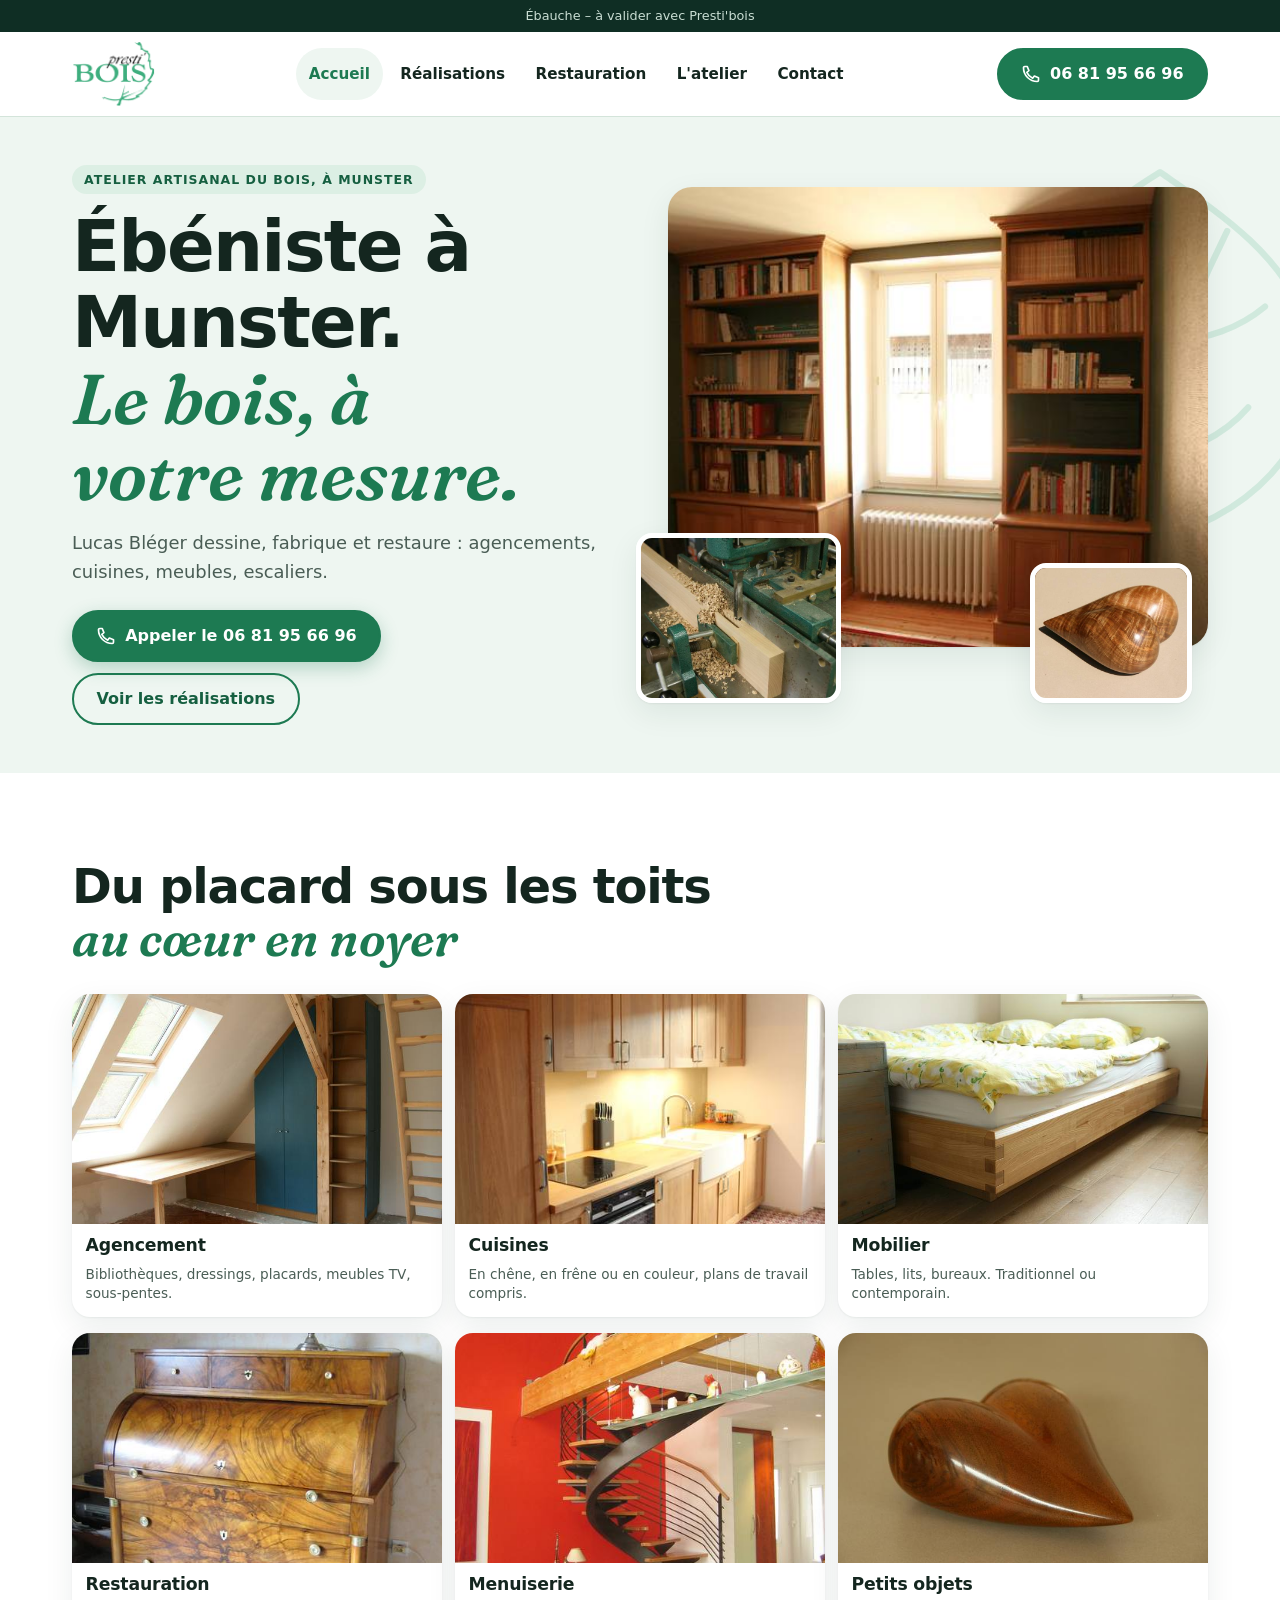
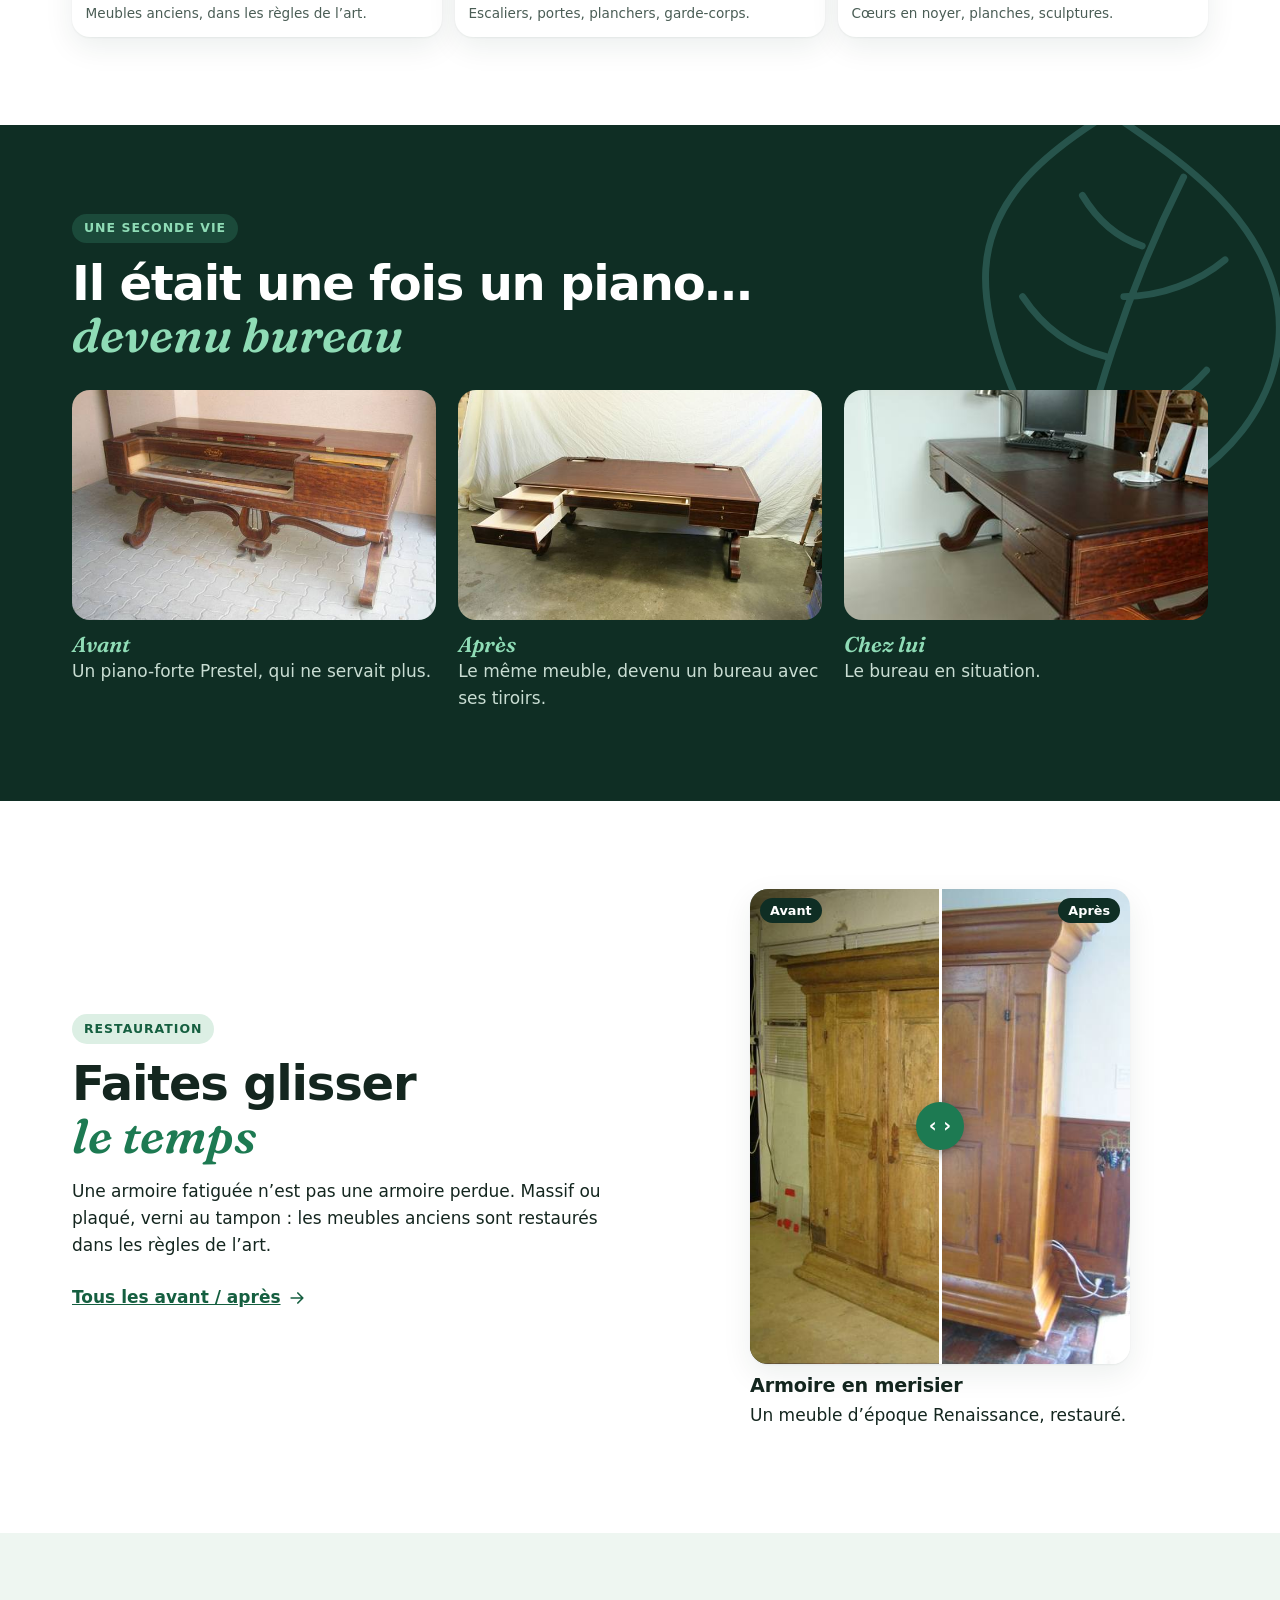
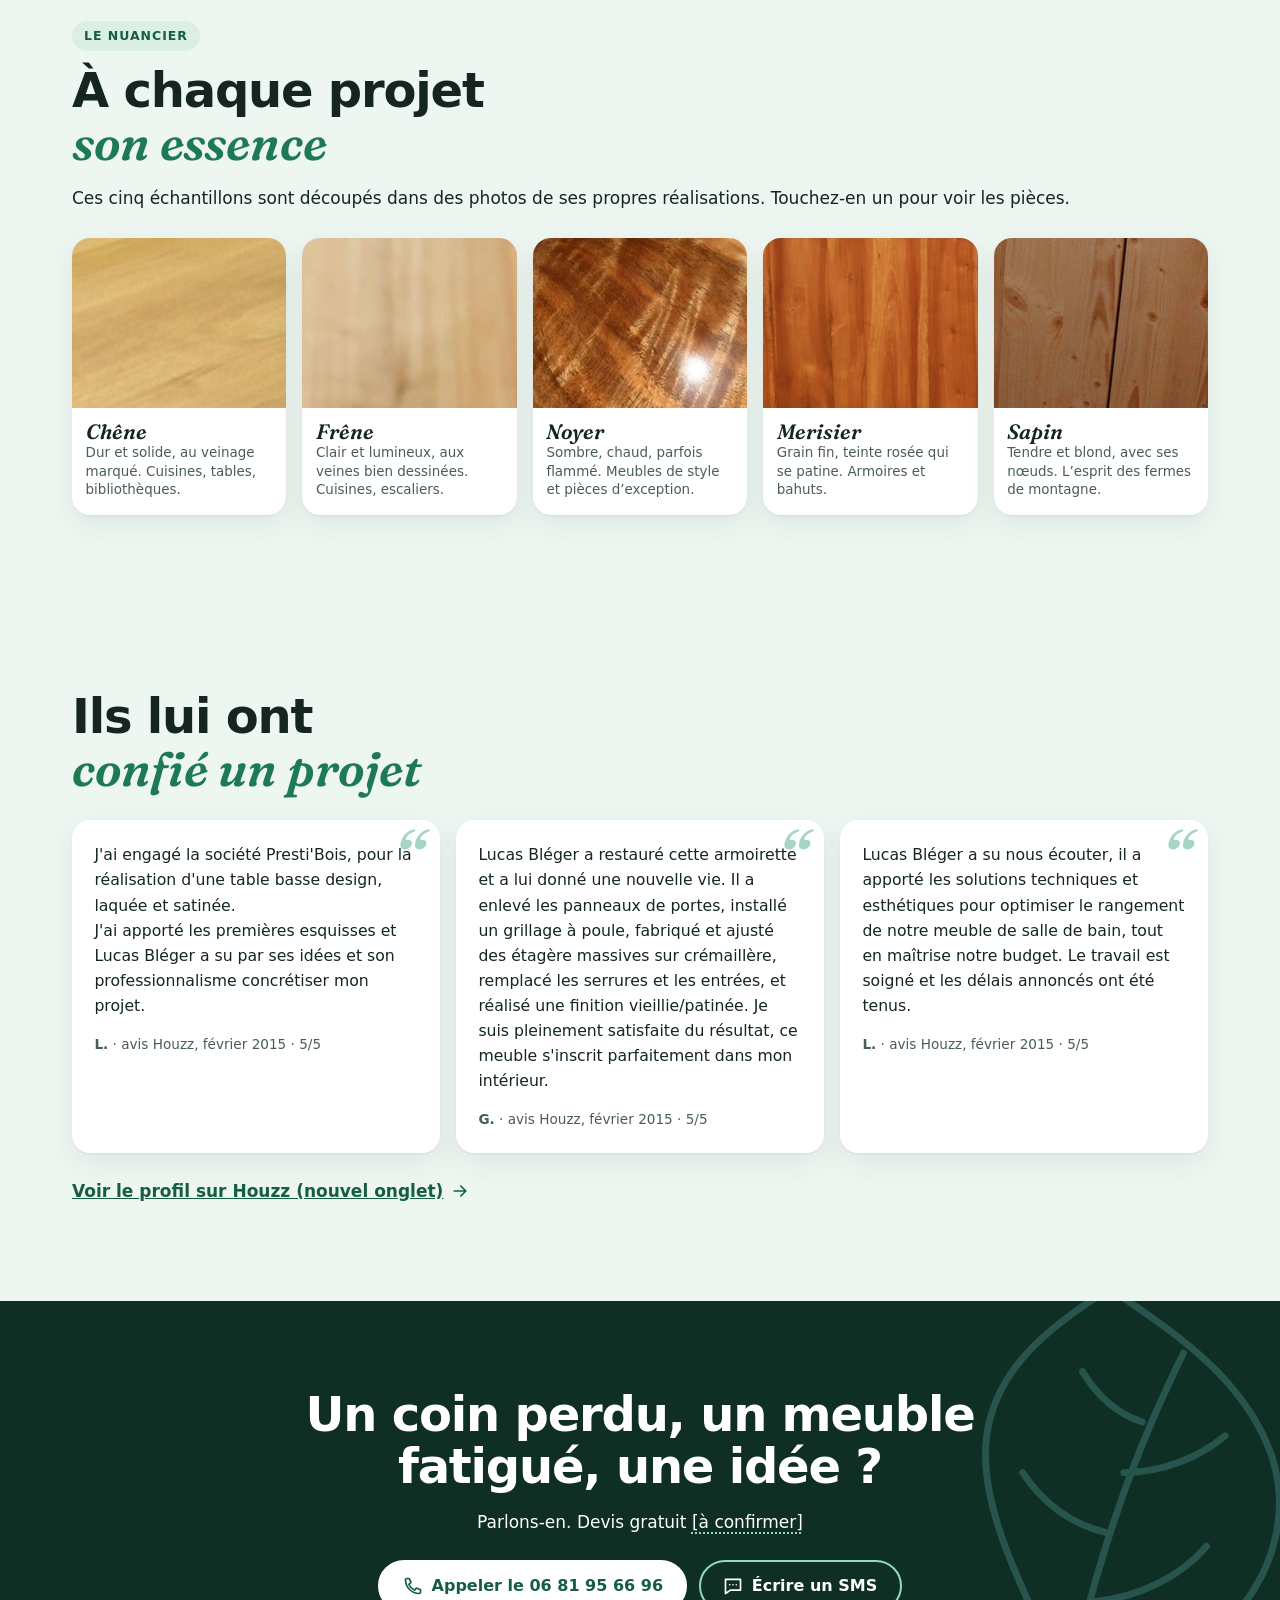
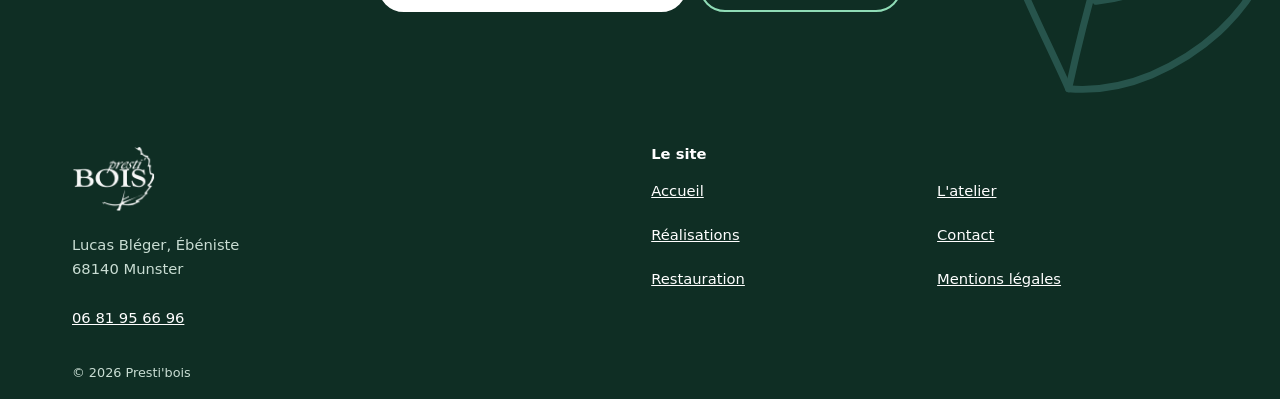
<file: index.html>
<!DOCTYPE html>
<html lang="fr">
<head>
  <meta charset="utf-8">
  <meta name="viewport" content="width=device-width, initial-scale=1">
  <!--
  AVANT LA MISE EN LIGNE
  [ ] "maquette": false (retire le bandeau et le noindex)
  [ ] site.url : la vraie adresse
  [ ] Renseigner tous les [à compléter]

  POINTS À VÉRIFIER
  [ ] Accord de Lucas Bléger pour le site, son portrait et chaque photo (auteur, accord des clients photographiés chez eux)
  [ ] Accord pour afficher les 3 avis Houzz de 2015
  [ ] Téléphone, SIRET, TVA : repris de Houzz, toujours à jour ?
  [ ] Titre d’ébéniste, qualifications, année de création, parcours
  [ ] Devis gratuit : écrit sur Houzz, toujours vrai ?
  [ ] Essences proposées et descriptions, finitions (huilé, verni, laqué)
  [ ] Les textes des étapes de fabrication : à relire avec Lucas Bléger
  [ ] Regroupement des photos par chantier et noms des chantiers
  [ ] Petits objets encore à la vente ?
  [ ] Prix : affichage obligatoire pour certaines prestations, à vérifier
  [ ] Nom de domaine : presti-bois.fr ne répond plus, savoir qui le possède
-->
  <title>Ébéniste à Munster, meubles sur mesure | Presti&#x27;bois</title>
  <meta name="description" content="Presti&#x27;bois, atelier artisanal du bois à Munster : agencement, cuisines et meubles sur mesure, restauration de meubles anciens.">
  <meta name="robots" content="noindex, nofollow">
  <link rel="canonical" href="https://sneaqix.github.io/prestibois-site/">
  <meta property="og:type" content="website">
  <meta property="og:locale" content="fr_FR">
  <meta property="og:title" content="Ébéniste à Munster, meubles sur mesure | Presti&#x27;bois">
  <meta property="og:description" content="Presti&#x27;bois, atelier artisanal du bois à Munster : agencement, cuisines et meubles sur mesure, restauration de meubles anciens.">
  <meta property="og:url" content="https://sneaqix.github.io/prestibois-site/">
  <meta property="og:image" content="https://sneaqix.github.io/prestibois-site/photos/partage.jpg">
  <meta name="theme-color" content="#0f2e24">
  <link rel="icon" href="assets/img/favicon.svg" type="image/svg+xml">
  <!-- Police hébergée avec le site : aucune requête vers Google -->
  <link rel="preload" href="assets/fonts/fraunces-600-italic.woff2" as="font" type="font/woff2" crossorigin>
  <link rel="stylesheet" href="assets/css/style.css?v=8c0f5561">
  <style>
    :root {
      --nuit: #0f2e24;
      --action: #1d7a52;
      --papier: #ffffff;
    }
  </style>
  <script type="application/ld+json">
{
  "@context": "https://schema.org",
  "@type": "HomeAndConstructionBusiness",
  "name": "Presti'bois",
  "description": "Atelier artisanal du travail du bois : meubles sur mesure, agencement, restauration.",
  "url": "https://sneaqix.github.io/prestibois-site/",
  "image": "https://sneaqix.github.io/prestibois-site/photos/partage.jpg",
  "telephone": "+33681956696",
  "address": {
    "@type": "PostalAddress",
    "postalCode": "68140",
    "addressLocality": "Munster",
    "addressCountry": "FR"
  },
  "areaServed": {
    "@type": "City",
    "name": "Munster"
  },
  "sameAs": [
    "https://www.houzz.fr/professionnels/specialiste-amenagements-sur-mesure-bibliotheques-et-dressings/presti-bois-pfvwfr-pf~378560988"
  ]
}
</script>
  <script>document.documentElement.classList.add('js');</script>
  <script src="assets/js/main.js?v=21047d55" defer></script>
</head>
<body class="page-accueil">
  <a class="evitement" href="#contenu">Aller au contenu</a>
  <p class="bandeau">Ébauche – à valider avec Presti'bois</p>
  <header class="entete">
    <div class="large entete__ligne">
      <a class="marque" href="index.html"><img src="assets/img/logo.png" width="172" height="132" alt="Presti'bois, ébénisterie à Munster"></a>
      <button class="menu-bouton" type="button" aria-expanded="false" aria-controls="menu">Menu</button>
      <nav class="menu" id="menu" aria-label="Menu principal">
        <ul>
          <li><a href="index.html" aria-current="page">Accueil</a></li>
<li><a href="realisations.html">Réalisations</a></li>
<li><a href="restauration.html">Restauration</a></li>
<li><a href="atelier.html">L&#x27;atelier</a></li>
<li><a href="contact.html">Contact</a></li>
        </ul>
      </nav>
      <a class="bouton bouton--action entete__tel" href="tel:+33681956696" aria-label="Appeler le 06 81 95 66 96"><svg class="icone" aria-hidden="true" focusable="false" viewBox="0 0 24 24" width="20" height="20" fill="none" stroke="currentColor" stroke-width="2" stroke-linecap="round" stroke-linejoin="round"><path d="M7.5 3h-3A1.5 1.5 0 0 0 3 4.5 16.5 16.5 0 0 0 19.5 21a1.5 1.5 0 0 0 1.5-1.5v-3l-5-2-2 2.5a14 14 0 0 1-7-7l2.5-2z"/></svg>06 81 95 66 96</a>
    </div>
  </header>

  <main id="contenu" tabindex="-1">
    <!-- 1. La promesse et trois échelles : la pièce, le geste, l'objet -->
<section class="hero">
  <div class="large hero__grille">
    <div class="hero__texte">
      <p class="surtitre">Atelier artisanal du bois, à Munster</p>
      <h1>Ébéniste à Munster. <em>Le bois, à votre mesure.</em></h1>
      <p class="hero__accroche">Lucas Bléger dessine, fabrique et restaure : agencements, cuisines, meubles, escaliers.</p>
      <div class="boutons">
        <a class="bouton bouton--action" href="tel:+33681956696"><svg class="icone" aria-hidden="true" focusable="false" viewBox="0 0 24 24" width="20" height="20" fill="none" stroke="currentColor" stroke-width="2" stroke-linecap="round" stroke-linejoin="round"><path d="M7.5 3h-3A1.5 1.5 0 0 0 3 4.5 16.5 16.5 0 0 0 19.5 21a1.5 1.5 0 0 0 1.5-1.5v-3l-5-2-2 2.5a14 14 0 0 1-7-7l2.5-2z"/></svg><span>Appeler le <span class="numero">06 81 95 66 96</span></span></a>
        <a class="bouton bouton--contour" href="realisations.html">Voir les réalisations</a>
      </div>
    </div>
    <div class="hero__photos">
      <img class="hero__grande" src="photos/petit/bibliotheque-en-chene-040.jpg" srcset="photos/petit/bibliotheque-en-chene-040.jpg 640w, photos/grand/bibliotheque-en-chene-040.jpg 1400w" sizes="(min-width: 900px) 620px, 92vw" width="640" height="427" alt="Bibliothèque en chêne réalisée sur mesure" loading="eager" fetchpriority="high">
      <img class="hero__detail" src="photos/petit/mortaisage-008.jpg" srcset="photos/petit/mortaisage-008.jpg 640w, photos/grand/mortaisage-008.jpg 990w" sizes="260px" width="640" height="427" alt="Mortaise creusée à l&#x27;atelier" loading="lazy">
      <img class="hero__objet" src="photos/petit/coeur-en-noyer-056.jpg" srcset="photos/petit/coeur-en-noyer-056.jpg 640w, photos/grand/coeur-en-noyer-056.jpg 990w" sizes="220px" width="640" height="427" alt="Cœur sculpté dans du noyer" loading="lazy">
    </div>
  </div>
</section>

<!-- 2. Savoir-faire : chaque carte ouvre la galerie déjà filtrée -->
<section class="section">
  <div class="large">
    <h2>Du placard sous les toits <em>au cœur en noyer</em></h2>
    <ul class="metiers">
      <li class="metier"><img src="photos/petit/bureau-placards-et-etageres-011.jpg" srcset="photos/petit/bureau-placards-et-etageres-011.jpg 640w, photos/grand/bureau-placards-et-etageres-011.jpg 1400w" sizes="(min-width: 900px) 360px, 46vw" width="640" height="462" alt="" loading="lazy"><div class="metier__texte"><h3><a href="realisations.html#famille-rangements">Agencement</a></h3><p>Bibliothèques, dressings, placards, meubles TV, sous-pentes.</p></div></li>
<li class="metier"><img src="photos/petit/cuisine-en-chene-045.jpg" srcset="photos/petit/cuisine-en-chene-045.jpg 426w, photos/grand/cuisine-en-chene-045.jpg 933w" sizes="(min-width: 900px) 360px, 46vw" width="426" height="640" alt="" loading="lazy"><div class="metier__texte"><h3><a href="realisations.html#famille-cuisines">Cuisines</a></h3><p>En chêne, en frêne ou en couleur, plans de travail compris.</p></div></li>
<li class="metier"><img src="photos/petit/lit-contemporain-109.jpg" srcset="photos/petit/lit-contemporain-109.jpg 640w, photos/grand/lit-contemporain-109.jpg 990w" sizes="(min-width: 900px) 360px, 46vw" width="640" height="427" alt="" loading="lazy"><div class="metier__texte"><h3><a href="realisations.html#famille-mobilier">Mobilier</a></h3><p>Tables, lits, bureaux. Traditionnel ou contemporain.</p></div></li>
<li class="metier"><img src="photos/petit/bureau-a-cylindre-placage-de-noyer-072.jpg" srcset="photos/petit/bureau-a-cylindre-placage-de-noyer-072.jpg 480w, photos/grand/bureau-a-cylindre-placage-de-noyer-072.jpg 1050w" sizes="(min-width: 900px) 360px, 46vw" width="480" height="640" alt="" loading="lazy"><div class="metier__texte"><h3><a href="realisations.html#famille-restauration">Restauration</a></h3><p>Meubles anciens, dans les règles de l’art.</p></div></li>
<li class="metier"><img src="photos/petit/escalier-en-colimacon-091.jpg" srcset="photos/petit/escalier-en-colimacon-091.jpg 480w, photos/grand/escalier-en-colimacon-091.jpg 1050w" sizes="(min-width: 900px) 360px, 46vw" width="480" height="640" alt="" loading="lazy"><div class="metier__texte"><h3><a href="realisations.html#famille-menuiserie">Menuiserie</a></h3><p>Escaliers, portes, planchers, garde-corps.</p></div></li>
<li class="metier"><img src="photos/petit/coeur-en-noyer-057.jpg" srcset="photos/petit/coeur-en-noyer-057.jpg 640w, photos/grand/coeur-en-noyer-057.jpg 990w" sizes="(min-width: 900px) 360px, 46vw" width="640" height="427" alt="" loading="lazy"><div class="metier__texte"><h3><a href="realisations.html#famille-objets">Petits objets</a></h3><p>Cœurs en noyer, planches, sculptures.</p></div></li>
    </ul>
  </div>
</section>

<!-- 3. Une histoire vraie -->
<section class="section section--nuit histoire">
  <div class="large">
    <p class="surtitre">Une seconde vie</p>
    <h2>Il était une fois un piano… <em>devenu bureau</em></h2>
    <ol class="histoire__scenes">
      <li><figure><img src="photos/petit/piano-forte-prestel-106.jpg" srcset="photos/petit/piano-forte-prestel-106.jpg 640w, photos/grand/piano-forte-prestel-106.jpg 990w" sizes="(min-width: 900px) 33vw, 92vw" width="640" height="480" alt="Piano transformé en bureau : avant" loading="lazy"><figcaption><strong>Avant</strong> Un piano-forte Prestel, qui ne servait plus.</figcaption></figure></li>
<li><figure><img src="photos/petit/piano-transforme-en-bureau-108.jpg" srcset="photos/petit/piano-transforme-en-bureau-108.jpg 640w, photos/grand/piano-transforme-en-bureau-108.jpg 990w" sizes="(min-width: 900px) 33vw, 92vw" width="640" height="427" alt="Piano transformé en bureau : après" loading="lazy"><figcaption><strong>Après</strong> Le même meuble, devenu un bureau avec ses tiroirs.</figcaption></figure></li>
<li><figure><img src="photos/petit/le-bureau-en-situation-110.jpg" srcset="photos/petit/le-bureau-en-situation-110.jpg 427w, photos/grand/le-bureau-en-situation-110.jpg 660w" sizes="(min-width: 900px) 33vw, 92vw" width="427" height="640" alt="Piano transformé en bureau : chez lui" loading="lazy"><figcaption><strong>Chez lui</strong> Le bureau en situation.</figcaption></figure></li>
    </ol>
  </div>
</section>

<!-- 4. Avant / après -->
<section class="section">
  <div class="large duo">
    <div>
      <p class="surtitre">Restauration</p>
      <h2>Faites glisser <em>le temps</em></h2>
      <p>Une armoire fatiguée n’est pas une armoire perdue. Massif ou plaqué, verni au tampon : les meubles anciens sont restaurés dans les règles de l’art.</p>
      <a class="lien" href="restauration.html">Tous les avant / après <svg class="icone" aria-hidden="true" focusable="false" viewBox="0 0 24 24" width="20" height="20" fill="none" stroke="currentColor" stroke-width="2" stroke-linecap="round" stroke-linejoin="round"><path d="M5 12h14M13 6l6 6-6 6"/></svg></a>
    </div>
    <ul class="comparaisons comparaisons--une">
      <li><div class="comparer" data-titre="Armoire en merisier" style="--ratio: 125%"><figure class="comparer__apres"><img src="photos/petit/armoire-en-merisier-d-epoque-renaissance-075.jpg" srcset="photos/petit/armoire-en-merisier-d-epoque-renaissance-075.jpg 480w, photos/grand/armoire-en-merisier-d-epoque-renaissance-075.jpg 742w" sizes="(min-width: 900px) 33vw, 92vw" width="480" height="640" alt="Armoire en merisier : après" loading="lazy"><figcaption>Après</figcaption></figure><figure class="comparer__avant"><img src="photos/petit/armoire-en-merisier-d-epoque-renaissance-074.jpg" srcset="photos/petit/armoire-en-merisier-d-epoque-renaissance-074.jpg 480w, photos/grand/armoire-en-merisier-d-epoque-renaissance-074.jpg 742w" sizes="(min-width: 900px) 33vw, 92vw" width="480" height="640" alt="Armoire en merisier : avant" loading="lazy"><figcaption>Avant</figcaption></figure></div><h3>Armoire en merisier</h3><p>Un meuble d’époque Renaissance, restauré.</p></li>
    </ul>
  </div>
</section>

<!-- 5. Les bois, photographiés sur ses propres réalisations -->
<section class="section section--sable">
  <div class="large">
    <p class="surtitre">Le nuancier</p>
    <h2>À chaque projet <em>son essence</em></h2>
    <p>Ces cinq échantillons sont découpés dans des photos de ses propres réalisations. Touchez-en un pour voir les pièces.</p>
    <ul class="nuancier">
      <li><a class="essence" href="realisations.html#bois-chene"><img src="photos/bois/chene.jpg" width="420" height="420" alt="" loading="lazy"><strong>Chêne</strong><span>Dur et solide, au veinage marqué. Cuisines, tables, bibliothèques.</span></a></li>
<li><a class="essence" href="realisations.html#bois-frene"><img src="photos/bois/frene.jpg" width="420" height="420" alt="" loading="lazy"><strong>Frêne</strong><span>Clair et lumineux, aux veines bien dessinées. Cuisines, escaliers.</span></a></li>
<li><a class="essence" href="realisations.html#bois-noyer"><img src="photos/bois/noyer.jpg" width="420" height="420" alt="" loading="lazy"><strong>Noyer</strong><span>Sombre, chaud, parfois flammé. Meubles de style et pièces d’exception.</span></a></li>
<li><a class="essence" href="realisations.html#bois-merisier"><img src="photos/bois/merisier.jpg" width="420" height="420" alt="" loading="lazy"><strong>Merisier</strong><span>Grain fin, teinte rosée qui se patine. Armoires et bahuts.</span></a></li>
<li><a class="essence" href="realisations.html#bois-sapin"><img src="photos/bois/sapin.jpg" width="420" height="420" alt="" loading="lazy"><strong>Sapin</strong><span>Tendre et blond, avec ses nœuds. L’esprit des fermes de montagne.</span></a></li>
    </ul>
  </div>
</section>

<!-- 6. Avis réels, datés -->
<section class="section section--sable">
  <div class="large">
    <h2>Ils lui ont <em>confié un projet</em></h2>
    <ul class="avis">
      <li><figure><blockquote><p>J&#x27;ai engagé la société Presti&#x27;Bois, pour la réalisation d&#x27;une table basse design, laquée et satinée.<br>J&#x27;ai apporté les premières esquisses et Lucas Bléger a su par ses idées et son professionnalisme concrétiser mon projet.</p></blockquote><figcaption><strong>L.</strong> · avis Houzz, février 2015 · 5/5</figcaption></figure></li>
<li><figure><blockquote><p>Lucas Bléger a restauré cette armoirette et a lui donné une nouvelle vie. Il a enlevé les panneaux de portes, installé un grillage à poule, fabriqué et ajusté des étagère massives sur crémaillère,  remplacé les serrures et les entrées,  et réalisé une finition vieillie/patinée. Je suis pleinement satisfaite du résultat, ce meuble s&#x27;inscrit parfaitement dans mon intérieur.</p></blockquote><figcaption><strong>G.</strong> · avis Houzz, février 2015 · 5/5</figcaption></figure></li>
<li><figure><blockquote><p>Lucas Bléger a su nous écouter, il a apporté les solutions techniques et esthétiques pour optimiser le rangement de notre meuble de salle de bain, tout en maîtrise notre  budget. Le travail est soigné et les délais annoncés ont été tenus.</p></blockquote><figcaption><strong>L.</strong> · avis Houzz, février 2015 · 5/5</figcaption></figure></li>
    </ul>
    <a class="lien" href="https://www.houzz.fr/professionnels/specialiste-amenagements-sur-mesure-bibliotheques-et-dressings/presti-bois-pfvwfr-pf~378560988" target="_blank" rel="noopener">Voir le profil sur Houzz (nouvel onglet) <svg class="icone" aria-hidden="true" focusable="false" viewBox="0 0 24 24" width="20" height="20" fill="none" stroke="currentColor" stroke-width="2" stroke-linecap="round" stroke-linejoin="round"><path d="M5 12h14M13 6l6 6-6 6"/></svg></a>
  </div>
</section>

<section class="section section--nuit appel">
  <div class="large">
    <h2>Un coin perdu, un meuble fatigué, une idée ?</h2>
    <p>Parlons-en. Devis gratuit <span class="a-completer">[à confirmer]</span></p>
    <div class="boutons">
      <a class="bouton bouton--clair" href="tel:+33681956696"><svg class="icone" aria-hidden="true" focusable="false" viewBox="0 0 24 24" width="20" height="20" fill="none" stroke="currentColor" stroke-width="2" stroke-linecap="round" stroke-linejoin="round"><path d="M7.5 3h-3A1.5 1.5 0 0 0 3 4.5 16.5 16.5 0 0 0 19.5 21a1.5 1.5 0 0 0 1.5-1.5v-3l-5-2-2 2.5a14 14 0 0 1-7-7l2.5-2z"/></svg><span>Appeler le <span class="numero">06 81 95 66 96</span></span></a>
      <a class="bouton bouton--contour" href="sms:+33681956696?&amp;body=Bonjour%2C%20j%27ai%20vu%20le%20site%20Presti%27bois.%20J%27aimerais%20parler%20d%27un%20projet%20%3A%20"><svg class="icone" aria-hidden="true" focusable="false" viewBox="0 0 24 24" width="20" height="20" fill="none" stroke="currentColor" stroke-width="2" stroke-linecap="round" stroke-linejoin="round"><path d="M3 4h18v13H9l-6 4zM8 10.5h.01M12 10.5h.01M16 10.5h.01"/></svg>Écrire un SMS</a>
    </div>
  </div>
</section>

  </main>

  <footer class="pied">
    <div class="large pied__grille">
      <div>
        <p class="marque"><img src="assets/img/logo-blanc.png" width="172" height="132" alt="Presti'bois"></p>
        <p>Lucas Bléger, Ébéniste<br>68140 Munster</p>
        <a href="tel:+33681956696">06 81 95 66 96</a>
      </div>
      <div>
        <p class="pied__titre">Le site</p>
        <ul class="pied__liens">
          <li><a href="index.html" aria-current="page">Accueil</a></li>
<li><a href="realisations.html">Réalisations</a></li>
<li><a href="restauration.html">Restauration</a></li>
<li><a href="atelier.html">L&#x27;atelier</a></li>
<li><a href="contact.html">Contact</a></li>
          <li><a href="mentions-legales.html">Mentions légales</a></li>
        </ul>
      </div>
    </div>
    <p class="large pied__fin">© 2026 Presti&#x27;bois</p>
  </footer>

  <div class="barre">
    <a class="bouton bouton--action" href="tel:+33681956696"><svg class="icone" aria-hidden="true" focusable="false" viewBox="0 0 24 24" width="20" height="20" fill="none" stroke="currentColor" stroke-width="2" stroke-linecap="round" stroke-linejoin="round"><path d="M7.5 3h-3A1.5 1.5 0 0 0 3 4.5 16.5 16.5 0 0 0 19.5 21a1.5 1.5 0 0 0 1.5-1.5v-3l-5-2-2 2.5a14 14 0 0 1-7-7l2.5-2z"/></svg>Appeler</a>
    <a class="bouton bouton--trait" href="sms:+33681956696?&amp;body=Bonjour%2C%20j%27ai%20vu%20le%20site%20Presti%27bois.%20J%27aimerais%20parler%20d%27un%20projet%20%3A%20"><svg class="icone" aria-hidden="true" focusable="false" viewBox="0 0 24 24" width="20" height="20" fill="none" stroke="currentColor" stroke-width="2" stroke-linecap="round" stroke-linejoin="round"><path d="M3 4h18v13H9l-6 4zM8 10.5h.01M12 10.5h.01M16 10.5h.01"/></svg>SMS</a>
  </div>
</body>
</html>
</file>
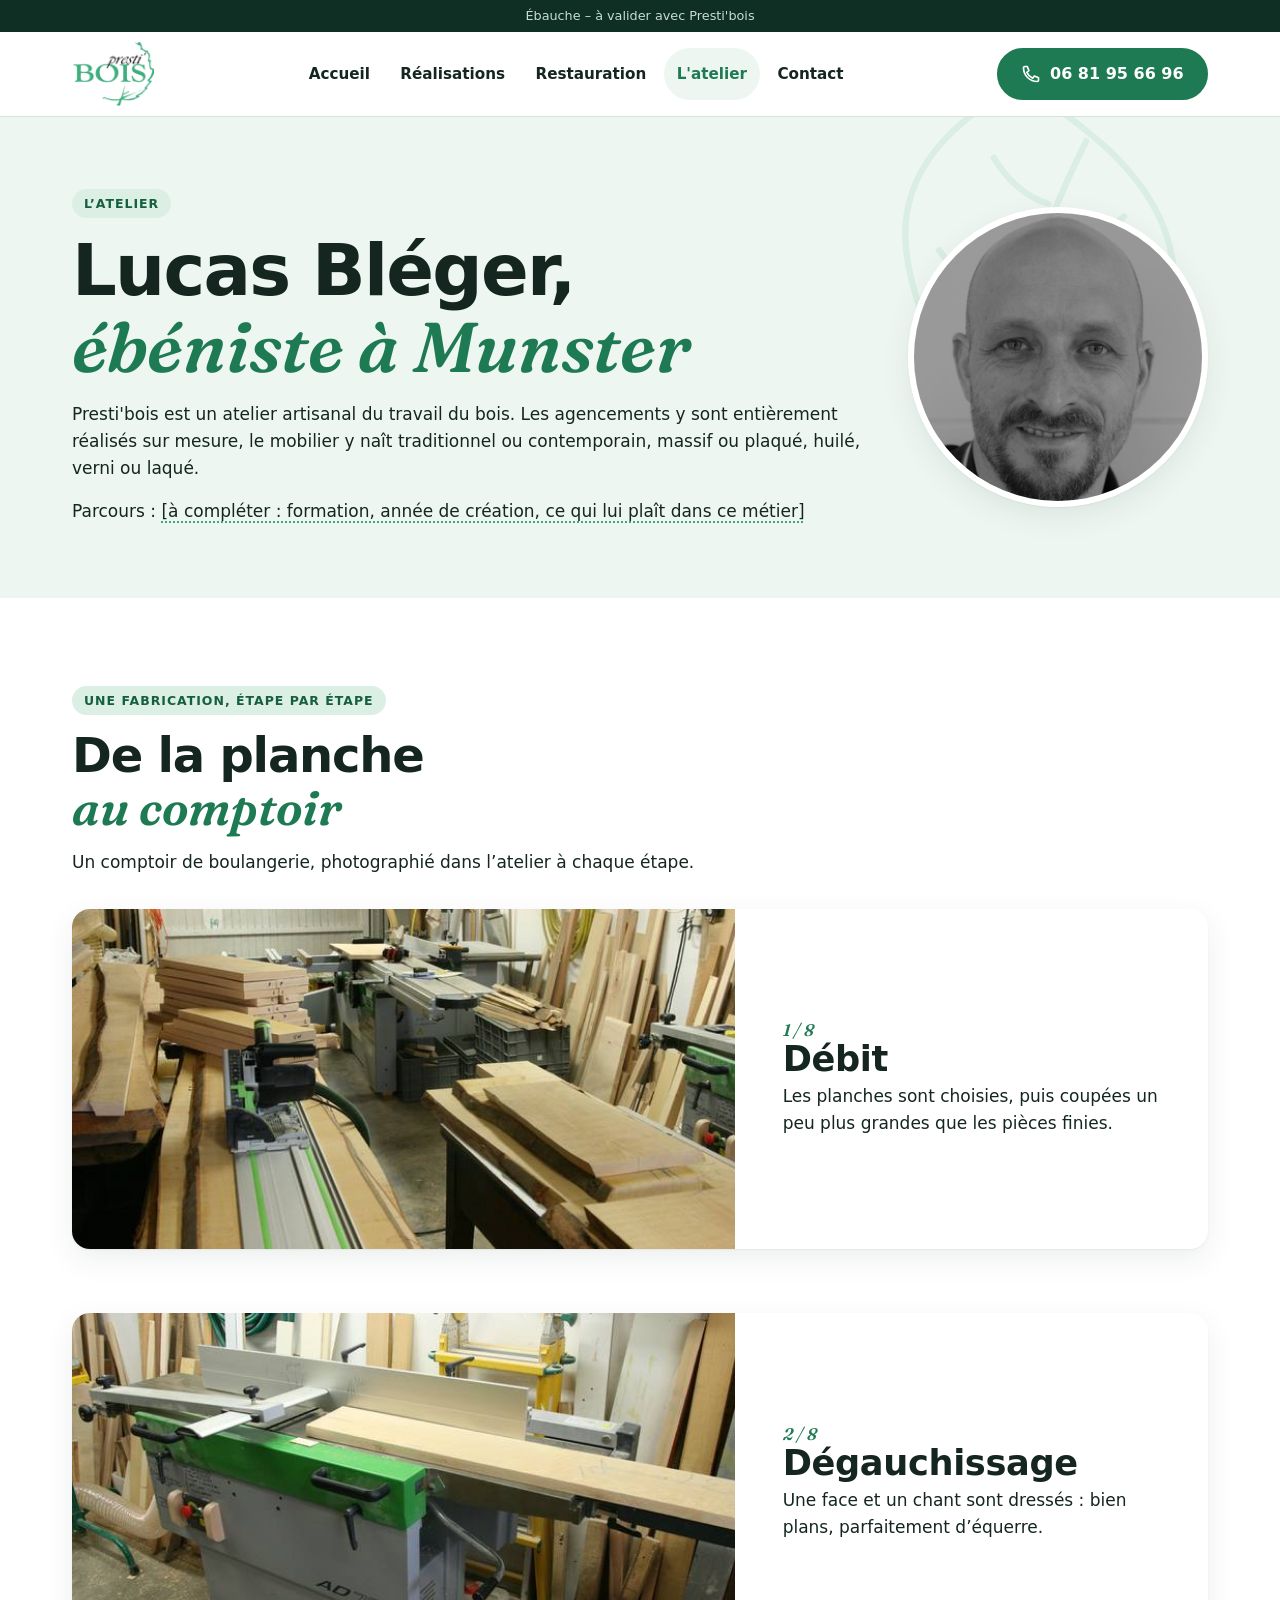
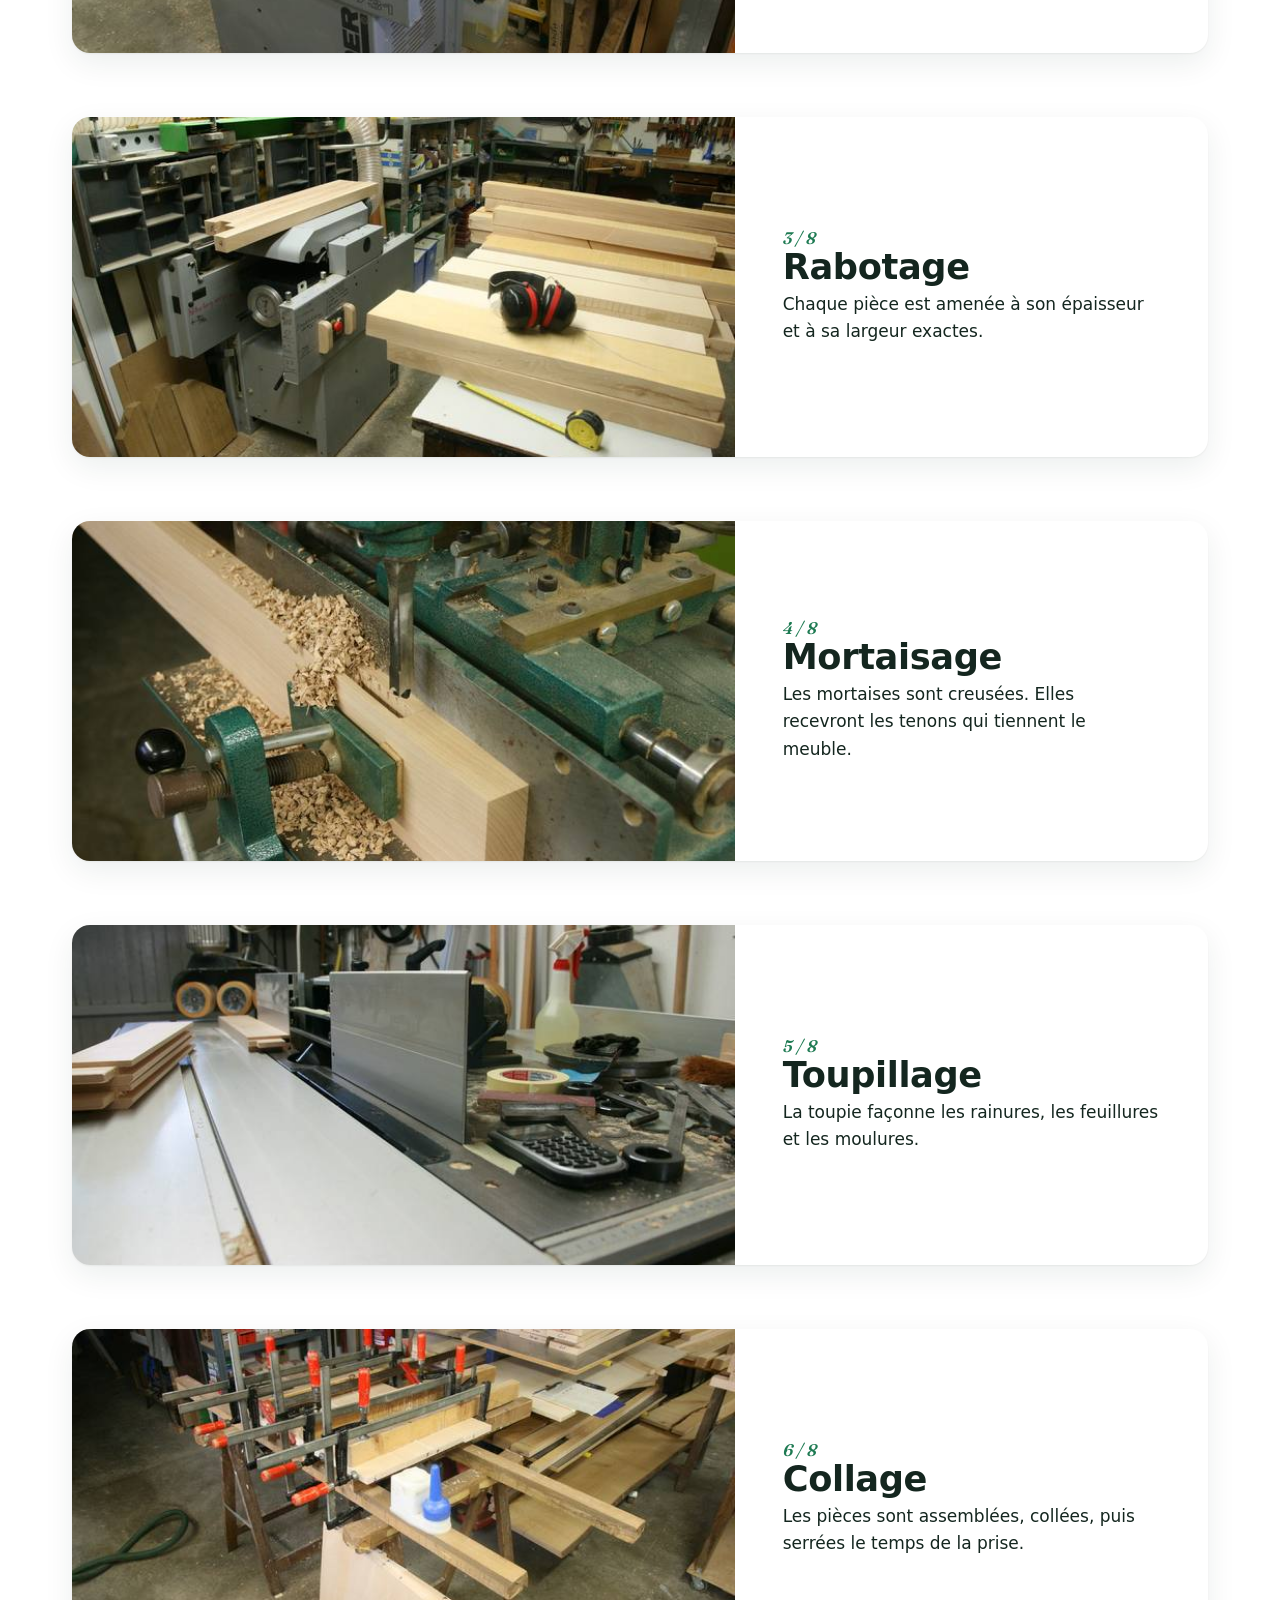
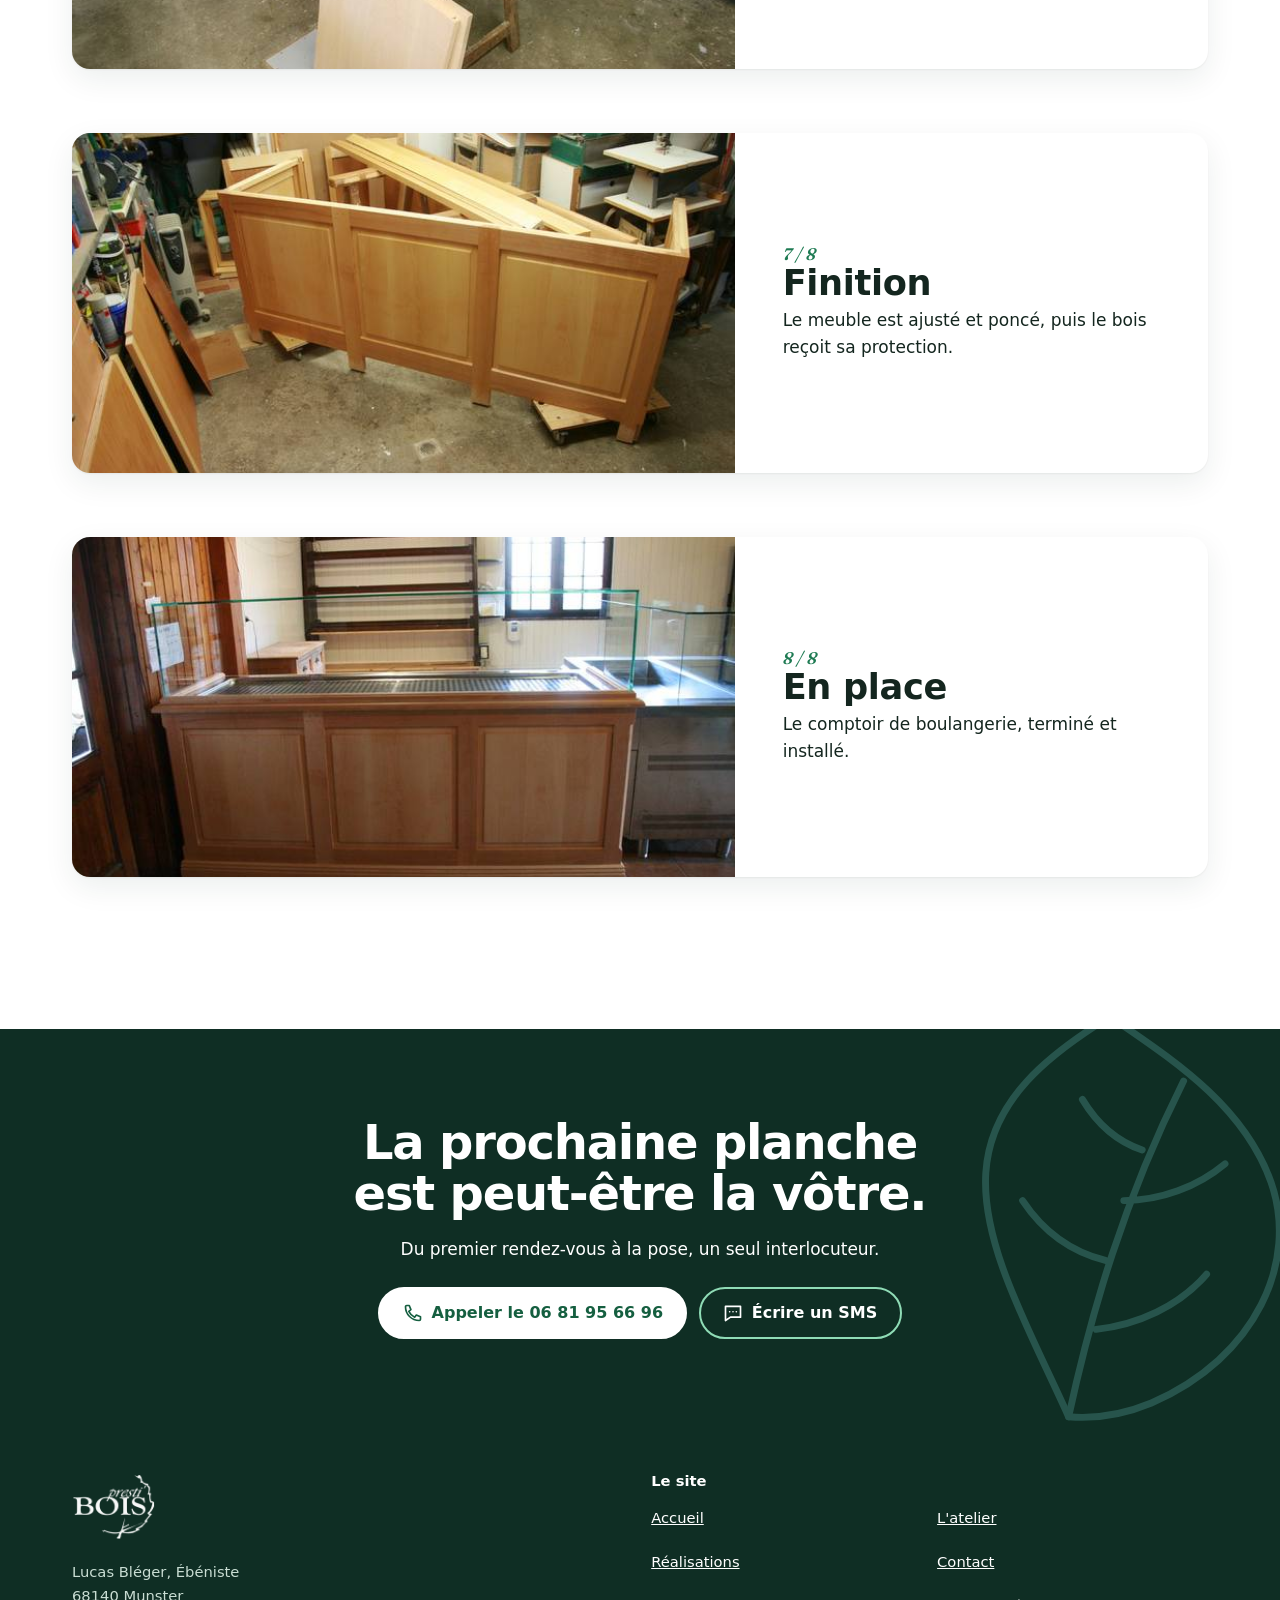
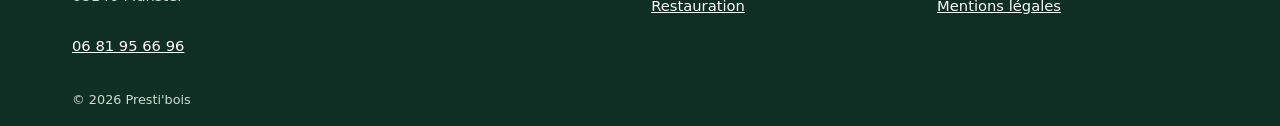
<file: atelier.html>
<!DOCTYPE html>
<html lang="fr">
<head>
  <meta charset="utf-8">
  <meta name="viewport" content="width=device-width, initial-scale=1">
  
  <title>L&#x27;atelier d&#x27;ébénisterie à Munster | Presti&#x27;bois</title>
  <meta name="description" content="De la planche au meuble : les étapes de fabrication dans l&#x27;atelier de Lucas Bléger, ébéniste à Munster.">
  <meta name="robots" content="noindex, nofollow">
  <link rel="canonical" href="https://sneaqix.github.io/prestibois-site/atelier.html">
  <meta property="og:type" content="website">
  <meta property="og:locale" content="fr_FR">
  <meta property="og:title" content="L&#x27;atelier d&#x27;ébénisterie à Munster | Presti&#x27;bois">
  <meta property="og:description" content="De la planche au meuble : les étapes de fabrication dans l&#x27;atelier de Lucas Bléger, ébéniste à Munster.">
  <meta property="og:url" content="https://sneaqix.github.io/prestibois-site/atelier.html">
  <meta property="og:image" content="https://sneaqix.github.io/prestibois-site/photos/partage.jpg">
  <meta name="theme-color" content="#0f2e24">
  <link rel="icon" href="assets/img/favicon.svg" type="image/svg+xml">
  <!-- Police hébergée avec le site : aucune requête vers Google -->
  <link rel="preload" href="assets/fonts/fraunces-600-italic.woff2" as="font" type="font/woff2" crossorigin>
  <link rel="stylesheet" href="assets/css/style.css?v=8c0f5561">
  <style>
    :root {
      --nuit: #0f2e24;
      --action: #1d7a52;
      --papier: #ffffff;
    }
  </style>
  
  <script>document.documentElement.classList.add('js');</script>
  <script src="assets/js/main.js?v=21047d55" defer></script>
</head>
<body class="page-atelier">
  <a class="evitement" href="#contenu">Aller au contenu</a>
  <p class="bandeau">Ébauche – à valider avec Presti'bois</p>
  <header class="entete">
    <div class="large entete__ligne">
      <a class="marque" href="index.html"><img src="assets/img/logo.png" width="172" height="132" alt="Presti'bois, ébénisterie à Munster"></a>
      <button class="menu-bouton" type="button" aria-expanded="false" aria-controls="menu">Menu</button>
      <nav class="menu" id="menu" aria-label="Menu principal">
        <ul>
          <li><a href="index.html">Accueil</a></li>
<li><a href="realisations.html">Réalisations</a></li>
<li><a href="restauration.html">Restauration</a></li>
<li><a href="atelier.html" aria-current="page">L&#x27;atelier</a></li>
<li><a href="contact.html">Contact</a></li>
        </ul>
      </nav>
      <a class="bouton bouton--action entete__tel" href="tel:+33681956696" aria-label="Appeler le 06 81 95 66 96"><svg class="icone" aria-hidden="true" focusable="false" viewBox="0 0 24 24" width="20" height="20" fill="none" stroke="currentColor" stroke-width="2" stroke-linecap="round" stroke-linejoin="round"><path d="M7.5 3h-3A1.5 1.5 0 0 0 3 4.5 16.5 16.5 0 0 0 19.5 21a1.5 1.5 0 0 0 1.5-1.5v-3l-5-2-2 2.5a14 14 0 0 1-7-7l2.5-2z"/></svg>06 81 95 66 96</a>
    </div>
  </header>

  <main id="contenu" tabindex="-1">
    <section class="titre-page">
  <div class="large portrait">
    <div>
      <p class="surtitre">L’atelier</p>
      <h1>Lucas Bléger, <em>ébéniste à Munster</em></h1>
      <p>Presti&#x27;bois est un atelier artisanal du travail du bois. Les agencements y sont entièrement réalisés sur mesure, le mobilier y naît traditionnel ou contemporain, massif ou plaqué, huilé, verni ou laqué.</p>
      <p>Parcours : <span class="a-completer">[à compléter : formation, année de création, ce qui lui plaît dans ce métier]</span></p>
    </div>
    <img src="photos/portrait.jpg" width="640" height="640" alt="Portrait de Lucas Bléger">
  </div>
</section>

<section class="section fabrication">
  <div class="large">
    <p class="surtitre">Une fabrication, étape par étape</p>
    <h2>De la planche <em>au comptoir</em></h2>
    <p>Un comptoir de boulangerie, photographié dans l’atelier à chaque étape.</p>
    <!-- Téléphone : on fait glisser. Ordinateur : les cartes s'empilent en défilant. Tout en CSS. -->
    <ol class="etapes" tabindex="0" aria-label="Les étapes de fabrication">
      <li class="etape" style="--rang: 0"><img src="photos/petit/debit-003.jpg" srcset="photos/petit/debit-003.jpg 640w, photos/grand/debit-003.jpg 990w" sizes="(min-width: 900px) 560px, 82vw" width="640" height="427" alt="Débit : fabrication du comptoir" loading="lazy"><div class="etape__texte"><p class="etape__numero">1 / 8</p><h3>Débit</h3><p>Les planches sont choisies, puis coupées un peu plus grandes que les pièces finies.</p></div></li>
<li class="etape" style="--rang: 1"><img src="photos/petit/degauchissage-009.jpg" srcset="photos/petit/degauchissage-009.jpg 640w, photos/grand/degauchissage-009.jpg 990w" sizes="(min-width: 900px) 560px, 82vw" width="640" height="427" alt="Dégauchissage : fabrication du comptoir" loading="lazy"><div class="etape__texte"><p class="etape__numero">2 / 8</p><h3>Dégauchissage</h3><p>Une face et un chant sont dressés : bien plans, parfaitement d’équerre.</p></div></li>
<li class="etape" style="--rang: 2"><img src="photos/petit/rabotage-005.jpg" srcset="photos/petit/rabotage-005.jpg 640w, photos/grand/rabotage-005.jpg 990w" sizes="(min-width: 900px) 560px, 82vw" width="640" height="427" alt="Rabotage : fabrication du comptoir" loading="lazy"><div class="etape__texte"><p class="etape__numero">3 / 8</p><h3>Rabotage</h3><p>Chaque pièce est amenée à son épaisseur et à sa largeur exactes.</p></div></li>
<li class="etape" style="--rang: 3"><img src="photos/petit/mortaisage-008.jpg" srcset="photos/petit/mortaisage-008.jpg 640w, photos/grand/mortaisage-008.jpg 990w" sizes="(min-width: 900px) 560px, 82vw" width="640" height="427" alt="Mortaisage : fabrication du comptoir" loading="lazy"><div class="etape__texte"><p class="etape__numero">4 / 8</p><h3>Mortaisage</h3><p>Les mortaises sont creusées. Elles recevront les tenons qui tiennent le meuble.</p></div></li>
<li class="etape" style="--rang: 4"><img src="photos/petit/toupillage-004.jpg" srcset="photos/petit/toupillage-004.jpg 640w, photos/grand/toupillage-004.jpg 990w" sizes="(min-width: 900px) 560px, 82vw" width="640" height="427" alt="Toupillage : fabrication du comptoir" loading="lazy"><div class="etape__texte"><p class="etape__numero">5 / 8</p><h3>Toupillage</h3><p>La toupie façonne les rainures, les feuillures et les moulures.</p></div></li>
<li class="etape" style="--rang: 5"><img src="photos/petit/collage-007.jpg" srcset="photos/petit/collage-007.jpg 640w, photos/grand/collage-007.jpg 990w" sizes="(min-width: 900px) 560px, 82vw" width="640" height="427" alt="Collage : fabrication du comptoir" loading="lazy"><div class="etape__texte"><p class="etape__numero">6 / 8</p><h3>Collage</h3><p>Les pièces sont assemblées, collées, puis serrées le temps de la prise.</p></div></li>
<li class="etape" style="--rang: 6"><img src="photos/petit/finition-006.jpg" srcset="photos/petit/finition-006.jpg 640w, photos/grand/finition-006.jpg 990w" sizes="(min-width: 900px) 560px, 82vw" width="640" height="427" alt="Finition : fabrication du comptoir" loading="lazy"><div class="etape__texte"><p class="etape__numero">7 / 8</p><h3>Finition</h3><p>Le meuble est ajusté et poncé, puis le bois reçoit sa protection.</p></div></li>
<li class="etape" style="--rang: 7"><img src="photos/petit/comptoir-de-boulangerie-000.jpg" srcset="photos/petit/comptoir-de-boulangerie-000.jpg 640w, photos/grand/comptoir-de-boulangerie-000.jpg 990w" sizes="(min-width: 900px) 560px, 82vw" width="640" height="427" alt="En place : fabrication du comptoir" loading="lazy"><div class="etape__texte"><p class="etape__numero">8 / 8</p><h3>En place</h3><p>Le comptoir de boulangerie, terminé et installé.</p></div></li>
    </ol>
  </div>
</section>

<section class="section section--nuit appel">
  <div class="large">
    <h2>La prochaine planche est peut-être la vôtre.</h2>
    <p>Du premier rendez-vous à la pose, un seul interlocuteur.</p>
    <div class="boutons">
      <a class="bouton bouton--clair" href="tel:+33681956696"><svg class="icone" aria-hidden="true" focusable="false" viewBox="0 0 24 24" width="20" height="20" fill="none" stroke="currentColor" stroke-width="2" stroke-linecap="round" stroke-linejoin="round"><path d="M7.5 3h-3A1.5 1.5 0 0 0 3 4.5 16.5 16.5 0 0 0 19.5 21a1.5 1.5 0 0 0 1.5-1.5v-3l-5-2-2 2.5a14 14 0 0 1-7-7l2.5-2z"/></svg><span>Appeler le <span class="numero">06 81 95 66 96</span></span></a>
      <a class="bouton bouton--contour" href="sms:+33681956696?&amp;body=Bonjour%2C%20j%27ai%20vu%20le%20site%20Presti%27bois.%20J%27aimerais%20parler%20d%27un%20projet%20%3A%20"><svg class="icone" aria-hidden="true" focusable="false" viewBox="0 0 24 24" width="20" height="20" fill="none" stroke="currentColor" stroke-width="2" stroke-linecap="round" stroke-linejoin="round"><path d="M3 4h18v13H9l-6 4zM8 10.5h.01M12 10.5h.01M16 10.5h.01"/></svg>Écrire un SMS</a>
    </div>
  </div>
</section>

  </main>

  <footer class="pied">
    <div class="large pied__grille">
      <div>
        <p class="marque"><img src="assets/img/logo-blanc.png" width="172" height="132" alt="Presti'bois"></p>
        <p>Lucas Bléger, Ébéniste<br>68140 Munster</p>
        <a href="tel:+33681956696">06 81 95 66 96</a>
      </div>
      <div>
        <p class="pied__titre">Le site</p>
        <ul class="pied__liens">
          <li><a href="index.html">Accueil</a></li>
<li><a href="realisations.html">Réalisations</a></li>
<li><a href="restauration.html">Restauration</a></li>
<li><a href="atelier.html" aria-current="page">L&#x27;atelier</a></li>
<li><a href="contact.html">Contact</a></li>
          <li><a href="mentions-legales.html">Mentions légales</a></li>
        </ul>
      </div>
    </div>
    <p class="large pied__fin">© 2026 Presti&#x27;bois</p>
  </footer>

  <div class="barre">
    <a class="bouton bouton--action" href="tel:+33681956696"><svg class="icone" aria-hidden="true" focusable="false" viewBox="0 0 24 24" width="20" height="20" fill="none" stroke="currentColor" stroke-width="2" stroke-linecap="round" stroke-linejoin="round"><path d="M7.5 3h-3A1.5 1.5 0 0 0 3 4.5 16.5 16.5 0 0 0 19.5 21a1.5 1.5 0 0 0 1.5-1.5v-3l-5-2-2 2.5a14 14 0 0 1-7-7l2.5-2z"/></svg>Appeler</a>
    <a class="bouton bouton--trait" href="sms:+33681956696?&amp;body=Bonjour%2C%20j%27ai%20vu%20le%20site%20Presti%27bois.%20J%27aimerais%20parler%20d%27un%20projet%20%3A%20"><svg class="icone" aria-hidden="true" focusable="false" viewBox="0 0 24 24" width="20" height="20" fill="none" stroke="currentColor" stroke-width="2" stroke-linecap="round" stroke-linejoin="round"><path d="M3 4h18v13H9l-6 4zM8 10.5h.01M12 10.5h.01M16 10.5h.01"/></svg>SMS</a>
  </div>
</body>
</html>
</file>
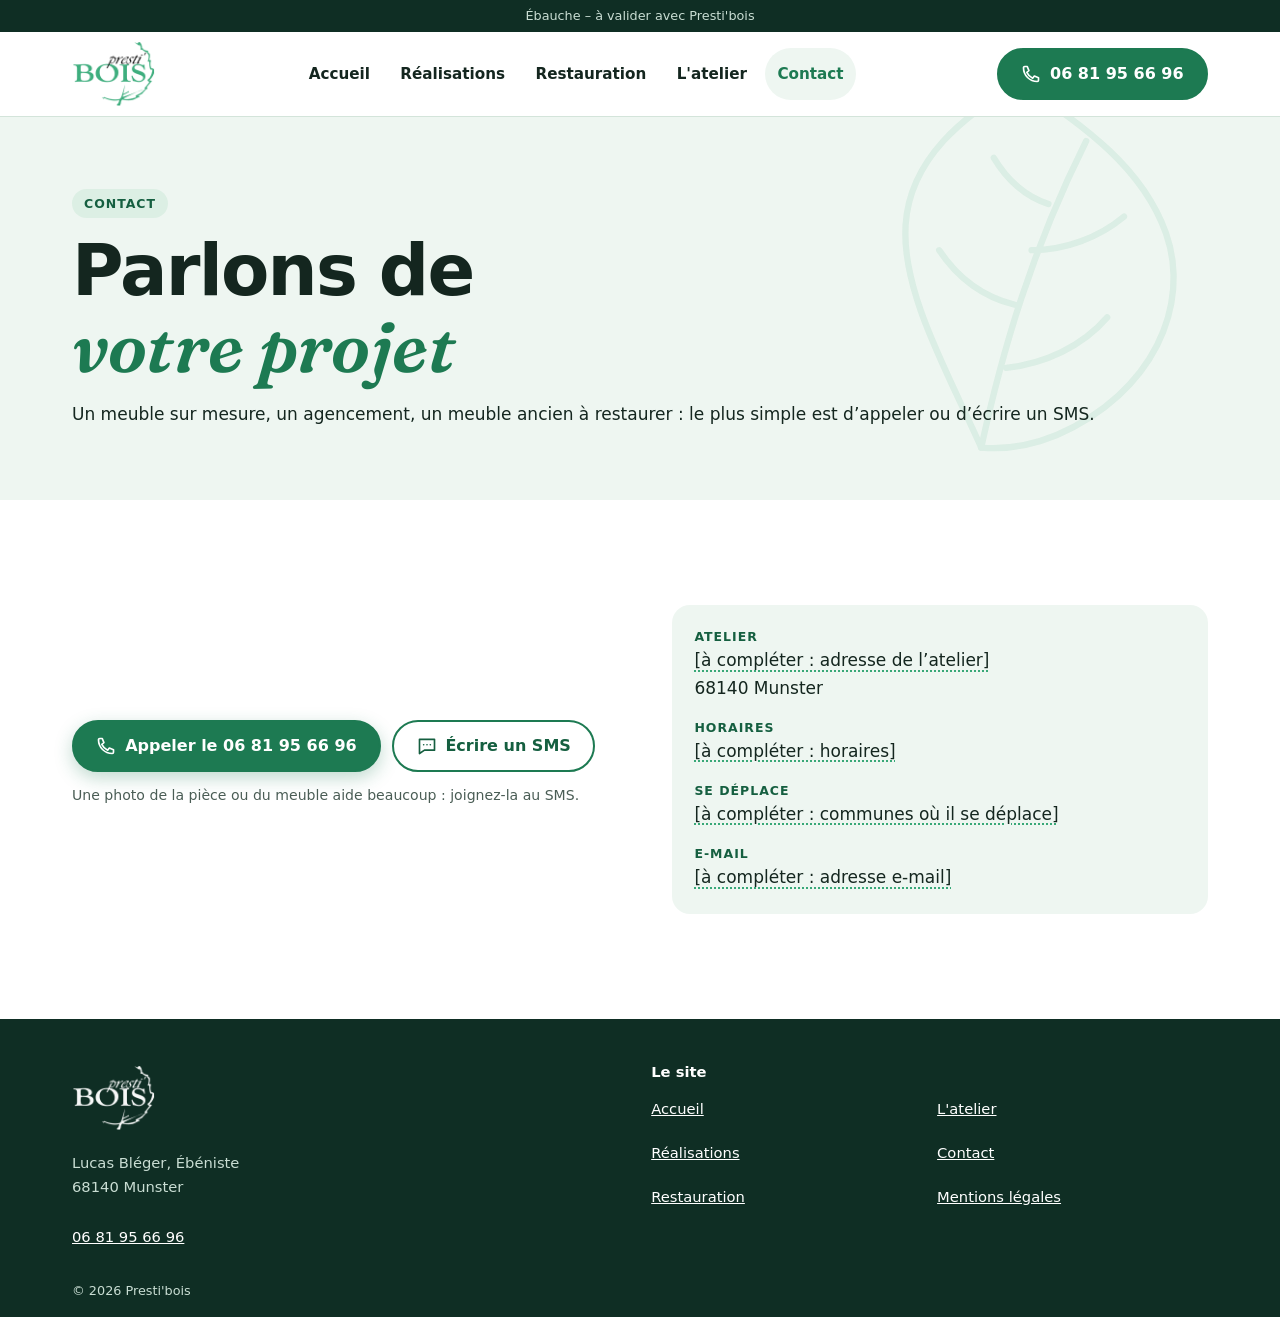
<file: contact.html>
<!DOCTYPE html>
<html lang="fr">
<head>
  <meta charset="utf-8">
  <meta name="viewport" content="width=device-width, initial-scale=1">
  
  <title>Contact : ébéniste à Munster | Presti&#x27;bois</title>
  <meta name="description" content="Appelez ou écrivez par SMS à Presti&#x27;bois, ébéniste à Munster, pour un meuble sur mesure, un agencement ou une restauration.">
  <meta name="robots" content="noindex, nofollow">
  <link rel="canonical" href="https://sneaqix.github.io/prestibois-site/contact.html">
  <meta property="og:type" content="website">
  <meta property="og:locale" content="fr_FR">
  <meta property="og:title" content="Contact : ébéniste à Munster | Presti&#x27;bois">
  <meta property="og:description" content="Appelez ou écrivez par SMS à Presti&#x27;bois, ébéniste à Munster, pour un meuble sur mesure, un agencement ou une restauration.">
  <meta property="og:url" content="https://sneaqix.github.io/prestibois-site/contact.html">
  <meta property="og:image" content="https://sneaqix.github.io/prestibois-site/photos/partage.jpg">
  <meta name="theme-color" content="#0f2e24">
  <link rel="icon" href="assets/img/favicon.svg" type="image/svg+xml">
  <!-- Police hébergée avec le site : aucune requête vers Google -->
  <link rel="preload" href="assets/fonts/fraunces-600-italic.woff2" as="font" type="font/woff2" crossorigin>
  <link rel="stylesheet" href="assets/css/style.css?v=8c0f5561">
  <style>
    :root {
      --nuit: #0f2e24;
      --action: #1d7a52;
      --papier: #ffffff;
    }
  </style>
  
  <script>document.documentElement.classList.add('js');</script>
  <script src="assets/js/main.js?v=21047d55" defer></script>
</head>
<body class="page-contact">
  <a class="evitement" href="#contenu">Aller au contenu</a>
  <p class="bandeau">Ébauche – à valider avec Presti'bois</p>
  <header class="entete">
    <div class="large entete__ligne">
      <a class="marque" href="index.html"><img src="assets/img/logo.png" width="172" height="132" alt="Presti'bois, ébénisterie à Munster"></a>
      <button class="menu-bouton" type="button" aria-expanded="false" aria-controls="menu">Menu</button>
      <nav class="menu" id="menu" aria-label="Menu principal">
        <ul>
          <li><a href="index.html">Accueil</a></li>
<li><a href="realisations.html">Réalisations</a></li>
<li><a href="restauration.html">Restauration</a></li>
<li><a href="atelier.html">L&#x27;atelier</a></li>
<li><a href="contact.html" aria-current="page">Contact</a></li>
        </ul>
      </nav>
      <a class="bouton bouton--action entete__tel" href="tel:+33681956696" aria-label="Appeler le 06 81 95 66 96"><svg class="icone" aria-hidden="true" focusable="false" viewBox="0 0 24 24" width="20" height="20" fill="none" stroke="currentColor" stroke-width="2" stroke-linecap="round" stroke-linejoin="round"><path d="M7.5 3h-3A1.5 1.5 0 0 0 3 4.5 16.5 16.5 0 0 0 19.5 21a1.5 1.5 0 0 0 1.5-1.5v-3l-5-2-2 2.5a14 14 0 0 1-7-7l2.5-2z"/></svg>06 81 95 66 96</a>
    </div>
  </header>

  <main id="contenu" tabindex="-1">
    <section class="titre-page">
  <div class="large">
    <p class="surtitre">Contact</p>
    <h1>Parlons de <em>votre projet</em></h1>
    <p>Un meuble sur mesure, un agencement, un meuble ancien à restaurer : le plus simple est d’appeler ou d’écrire un SMS.</p>
  </div>
</section>

<section class="section" id="contact">
  <div class="large duo">
    <div>
      <div class="boutons">
        <a class="bouton bouton--action" href="tel:+33681956696"><svg class="icone" aria-hidden="true" focusable="false" viewBox="0 0 24 24" width="20" height="20" fill="none" stroke="currentColor" stroke-width="2" stroke-linecap="round" stroke-linejoin="round"><path d="M7.5 3h-3A1.5 1.5 0 0 0 3 4.5 16.5 16.5 0 0 0 19.5 21a1.5 1.5 0 0 0 1.5-1.5v-3l-5-2-2 2.5a14 14 0 0 1-7-7l2.5-2z"/></svg><span>Appeler le <span class="numero">06 81 95 66 96</span></span></a>
        <a class="bouton bouton--trait" href="sms:+33681956696?&amp;body=Bonjour%2C%20j%27ai%20vu%20le%20site%20Presti%27bois.%20J%27aimerais%20parler%20d%27un%20projet%20%3A%20"><svg class="icone" aria-hidden="true" focusable="false" viewBox="0 0 24 24" width="20" height="20" fill="none" stroke="currentColor" stroke-width="2" stroke-linecap="round" stroke-linejoin="round"><path d="M3 4h18v13H9l-6 4zM8 10.5h.01M12 10.5h.01M16 10.5h.01"/></svg>Écrire un SMS</a>
      </div>
      <p class="petit">Une photo de la pièce ou du meuble aide beaucoup : joignez-la au SMS.</p>
    </div>
    <dl class="infos">
      <dt>Atelier</dt><dd><span class="a-completer">[à compléter : adresse de l’atelier]</span><br>68140 Munster</dd>
      <dt>Horaires</dt><dd><span class="a-completer">[à compléter : horaires]</span></dd>
      <dt>Se déplace</dt><dd><span class="a-completer">[à compléter : communes où il se déplace]</span></dd>
      <dt>E-mail</dt><dd><span class="a-completer">[à compléter : adresse e-mail]</span></dd>
    </dl>
  </div>
</section>

  </main>

  <footer class="pied">
    <div class="large pied__grille">
      <div>
        <p class="marque"><img src="assets/img/logo-blanc.png" width="172" height="132" alt="Presti'bois"></p>
        <p>Lucas Bléger, Ébéniste<br>68140 Munster</p>
        <a href="tel:+33681956696">06 81 95 66 96</a>
      </div>
      <div>
        <p class="pied__titre">Le site</p>
        <ul class="pied__liens">
          <li><a href="index.html">Accueil</a></li>
<li><a href="realisations.html">Réalisations</a></li>
<li><a href="restauration.html">Restauration</a></li>
<li><a href="atelier.html">L&#x27;atelier</a></li>
<li><a href="contact.html" aria-current="page">Contact</a></li>
          <li><a href="mentions-legales.html">Mentions légales</a></li>
        </ul>
      </div>
    </div>
    <p class="large pied__fin">© 2026 Presti&#x27;bois</p>
  </footer>

  <div class="barre">
    <a class="bouton bouton--action" href="tel:+33681956696"><svg class="icone" aria-hidden="true" focusable="false" viewBox="0 0 24 24" width="20" height="20" fill="none" stroke="currentColor" stroke-width="2" stroke-linecap="round" stroke-linejoin="round"><path d="M7.5 3h-3A1.5 1.5 0 0 0 3 4.5 16.5 16.5 0 0 0 19.5 21a1.5 1.5 0 0 0 1.5-1.5v-3l-5-2-2 2.5a14 14 0 0 1-7-7l2.5-2z"/></svg>Appeler</a>
    <a class="bouton bouton--trait" href="sms:+33681956696?&amp;body=Bonjour%2C%20j%27ai%20vu%20le%20site%20Presti%27bois.%20J%27aimerais%20parler%20d%27un%20projet%20%3A%20"><svg class="icone" aria-hidden="true" focusable="false" viewBox="0 0 24 24" width="20" height="20" fill="none" stroke="currentColor" stroke-width="2" stroke-linecap="round" stroke-linejoin="round"><path d="M3 4h18v13H9l-6 4zM8 10.5h.01M12 10.5h.01M16 10.5h.01"/></svg>SMS</a>
  </div>
</body>
</html>
</file>
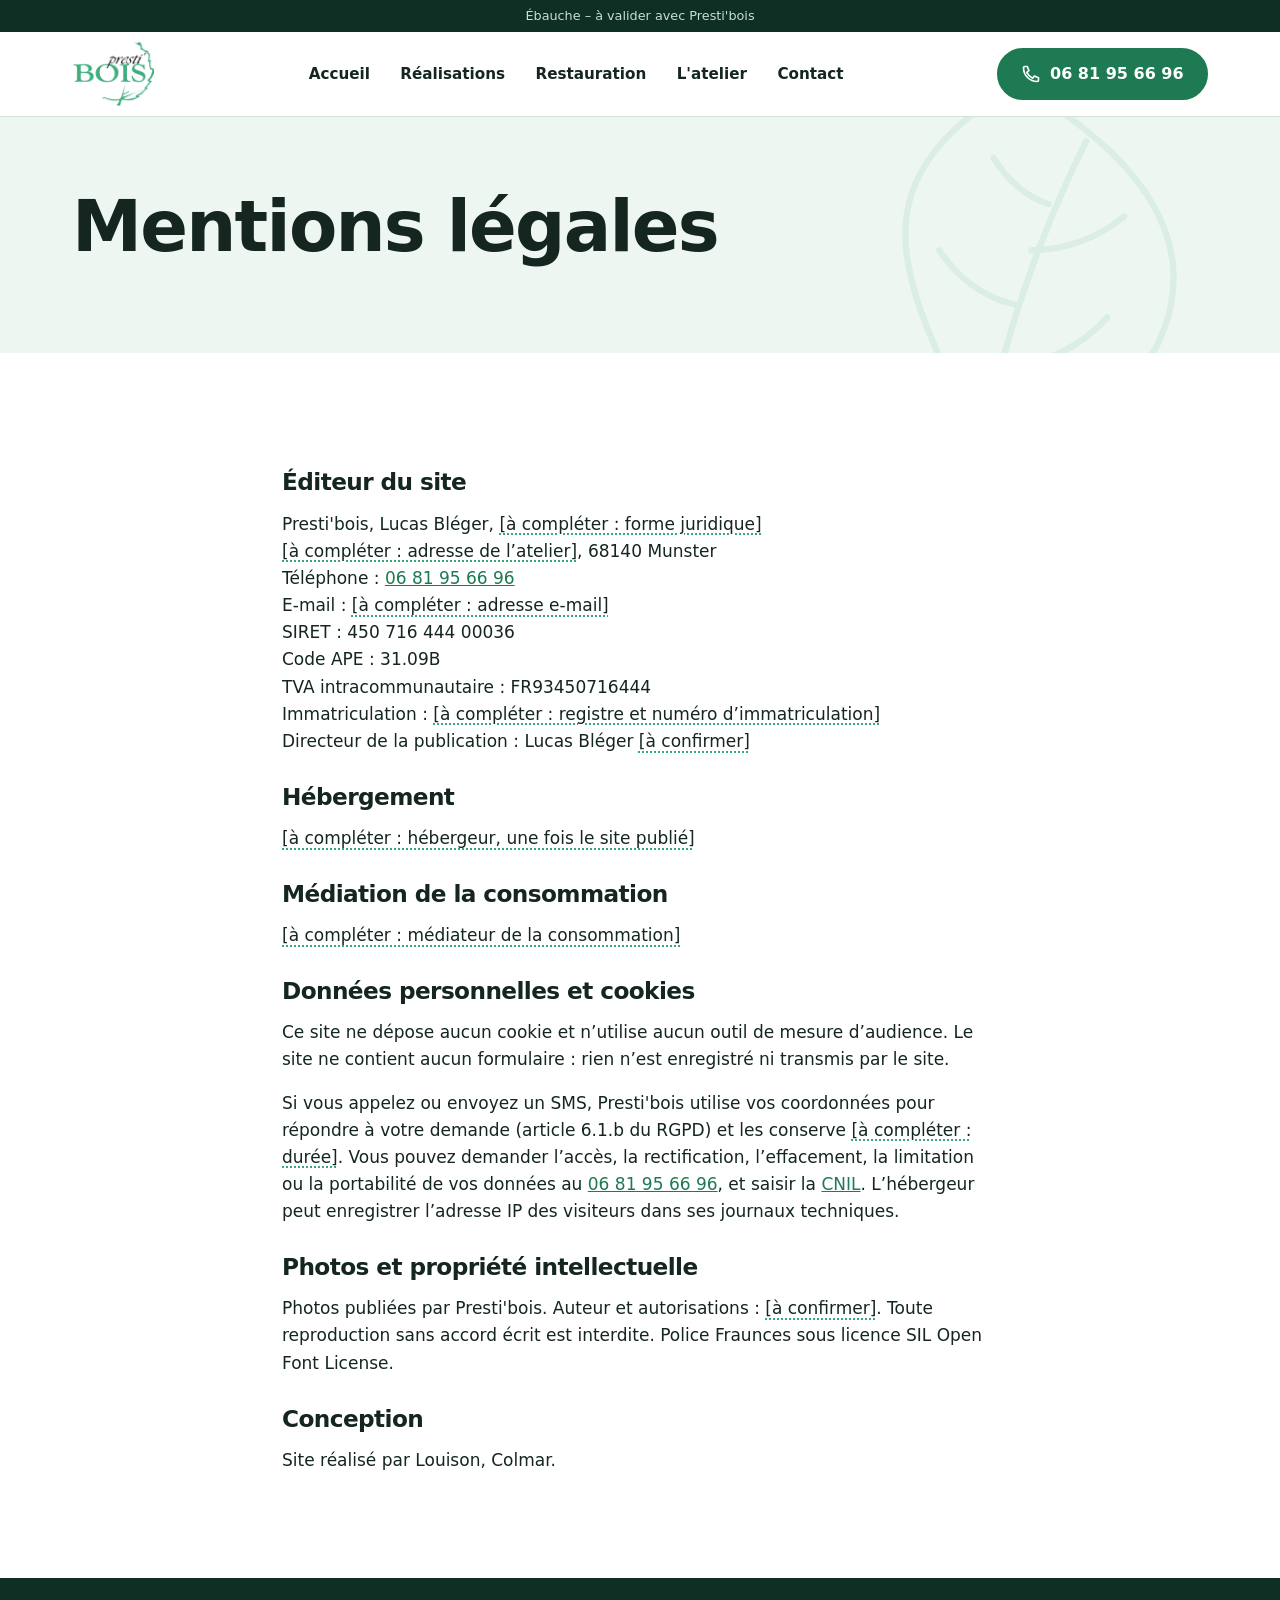
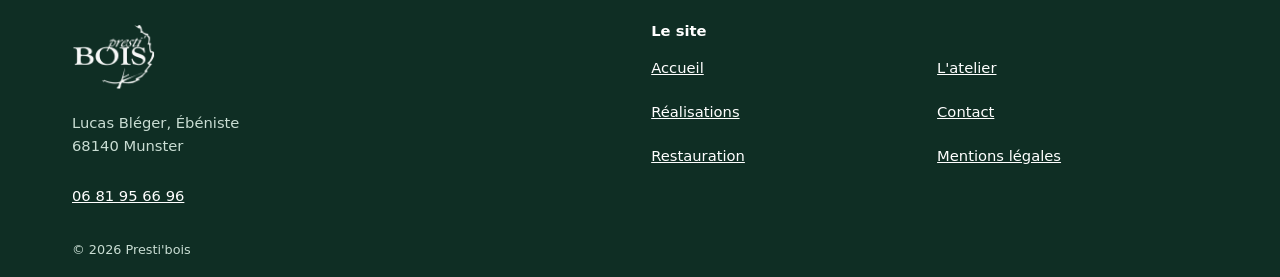
<file: mentions-legales.html>
<!DOCTYPE html>
<html lang="fr">
<head>
  <meta charset="utf-8">
  <meta name="viewport" content="width=device-width, initial-scale=1">
  
  <title>Mentions légales | Presti&#x27;bois</title>
  <meta name="description" content="Mentions légales du site de Presti&#x27;bois, ébéniste à Munster.">
  <meta name="robots" content="noindex, nofollow">
  <link rel="canonical" href="https://sneaqix.github.io/prestibois-site/mentions-legales.html">
  <meta property="og:type" content="website">
  <meta property="og:locale" content="fr_FR">
  <meta property="og:title" content="Mentions légales | Presti&#x27;bois">
  <meta property="og:description" content="Mentions légales du site de Presti&#x27;bois, ébéniste à Munster.">
  <meta property="og:url" content="https://sneaqix.github.io/prestibois-site/mentions-legales.html">
  <meta property="og:image" content="https://sneaqix.github.io/prestibois-site/photos/partage.jpg">
  <meta name="theme-color" content="#0f2e24">
  <link rel="icon" href="assets/img/favicon.svg" type="image/svg+xml">
  <!-- Police hébergée avec le site : aucune requête vers Google -->
  <link rel="preload" href="assets/fonts/fraunces-600-italic.woff2" as="font" type="font/woff2" crossorigin>
  <link rel="stylesheet" href="assets/css/style.css?v=8c0f5561">
  <style>
    :root {
      --nuit: #0f2e24;
      --action: #1d7a52;
      --papier: #ffffff;
    }
  </style>
  
  <script>document.documentElement.classList.add('js');</script>
  <script src="assets/js/main.js?v=21047d55" defer></script>
</head>
<body class="page-mentions-legales">
  <a class="evitement" href="#contenu">Aller au contenu</a>
  <p class="bandeau">Ébauche – à valider avec Presti'bois</p>
  <header class="entete">
    <div class="large entete__ligne">
      <a class="marque" href="index.html"><img src="assets/img/logo.png" width="172" height="132" alt="Presti'bois, ébénisterie à Munster"></a>
      <button class="menu-bouton" type="button" aria-expanded="false" aria-controls="menu">Menu</button>
      <nav class="menu" id="menu" aria-label="Menu principal">
        <ul>
          <li><a href="index.html">Accueil</a></li>
<li><a href="realisations.html">Réalisations</a></li>
<li><a href="restauration.html">Restauration</a></li>
<li><a href="atelier.html">L&#x27;atelier</a></li>
<li><a href="contact.html">Contact</a></li>
        </ul>
      </nav>
      <a class="bouton bouton--action entete__tel" href="tel:+33681956696" aria-label="Appeler le 06 81 95 66 96"><svg class="icone" aria-hidden="true" focusable="false" viewBox="0 0 24 24" width="20" height="20" fill="none" stroke="currentColor" stroke-width="2" stroke-linecap="round" stroke-linejoin="round"><path d="M7.5 3h-3A1.5 1.5 0 0 0 3 4.5 16.5 16.5 0 0 0 19.5 21a1.5 1.5 0 0 0 1.5-1.5v-3l-5-2-2 2.5a14 14 0 0 1-7-7l2.5-2z"/></svg>06 81 95 66 96</a>
    </div>
  </header>

  <main id="contenu" tabindex="-1">
    <section class="titre-page">
  <div class="large"><h1>Mentions légales</h1></div>
</section>

<section class="section">
  <div class="large texte">
    <h2>Éditeur du site</h2>
    <p>
      Presti&#x27;bois, Lucas Bléger, <span class="a-completer">[à compléter : forme juridique]</span><br>
      <span class="a-completer">[à compléter : adresse de l’atelier]</span>, 68140 Munster<br>
      Téléphone : <a href="tel:+33681956696">06 81 95 66 96</a><br>
      E-mail : <span class="a-completer">[à compléter : adresse e-mail]</span><br>
      SIRET : 450 716 444 00036<br>
      Code APE : 31.09B<br>
      TVA intracommunautaire : FR93450716444<br>
      Immatriculation : <span class="a-completer">[à compléter : registre et numéro d’immatriculation]</span><br>
      Directeur de la publication : Lucas Bléger <span class="a-completer">[à confirmer]</span>
    </p>

    <h2>Hébergement</h2>
    <p><span class="a-completer">[à compléter : hébergeur, une fois le site publié]</span></p>

    <h2>Médiation de la consommation</h2>
    <p><span class="a-completer">[à compléter : médiateur de la consommation]</span></p>

    <h2>Données personnelles et cookies</h2>
    <p>Ce site ne dépose aucun cookie et n’utilise aucun outil de mesure d’audience. Le site ne contient aucun formulaire : rien n’est enregistré ni transmis par le site.</p>
    <p>Si vous appelez ou envoyez un SMS, Presti&#x27;bois utilise vos coordonnées pour répondre à votre demande (article 6.1.b du RGPD) et les conserve <span class="a-completer">[à compléter : durée]</span>. Vous pouvez demander l’accès, la rectification, l’effacement, la limitation ou la portabilité de vos données au <a href="tel:+33681956696">06 81 95 66 96</a>, et saisir la <a href="https://www.cnil.fr/fr/plaintes" rel="noopener">CNIL</a>. L’hébergeur peut enregistrer l’adresse IP des visiteurs dans ses journaux techniques.</p>

    <h2>Photos et propriété intellectuelle</h2>
    <p>Photos publiées par Presti&#x27;bois. Auteur et autorisations : <span class="a-completer">[à confirmer]</span>. Toute reproduction sans accord écrit est interdite. Police Fraunces sous licence SIL Open Font License.</p>

    <h2>Conception</h2>
    <p>Site réalisé par Louison, Colmar.</p>
  </div>
</section>

  </main>

  <footer class="pied">
    <div class="large pied__grille">
      <div>
        <p class="marque"><img src="assets/img/logo-blanc.png" width="172" height="132" alt="Presti'bois"></p>
        <p>Lucas Bléger, Ébéniste<br>68140 Munster</p>
        <a href="tel:+33681956696">06 81 95 66 96</a>
      </div>
      <div>
        <p class="pied__titre">Le site</p>
        <ul class="pied__liens">
          <li><a href="index.html">Accueil</a></li>
<li><a href="realisations.html">Réalisations</a></li>
<li><a href="restauration.html">Restauration</a></li>
<li><a href="atelier.html">L&#x27;atelier</a></li>
<li><a href="contact.html">Contact</a></li>
          <li><a href="mentions-legales.html">Mentions légales</a></li>
        </ul>
      </div>
    </div>
    <p class="large pied__fin">© 2026 Presti&#x27;bois</p>
  </footer>

  <div class="barre">
    <a class="bouton bouton--action" href="tel:+33681956696"><svg class="icone" aria-hidden="true" focusable="false" viewBox="0 0 24 24" width="20" height="20" fill="none" stroke="currentColor" stroke-width="2" stroke-linecap="round" stroke-linejoin="round"><path d="M7.5 3h-3A1.5 1.5 0 0 0 3 4.5 16.5 16.5 0 0 0 19.5 21a1.5 1.5 0 0 0 1.5-1.5v-3l-5-2-2 2.5a14 14 0 0 1-7-7l2.5-2z"/></svg>Appeler</a>
    <a class="bouton bouton--trait" href="sms:+33681956696?&amp;body=Bonjour%2C%20j%27ai%20vu%20le%20site%20Presti%27bois.%20J%27aimerais%20parler%20d%27un%20projet%20%3A%20"><svg class="icone" aria-hidden="true" focusable="false" viewBox="0 0 24 24" width="20" height="20" fill="none" stroke="currentColor" stroke-width="2" stroke-linecap="round" stroke-linejoin="round"><path d="M3 4h18v13H9l-6 4zM8 10.5h.01M12 10.5h.01M16 10.5h.01"/></svg>SMS</a>
  </div>
</body>
</html>
</file>
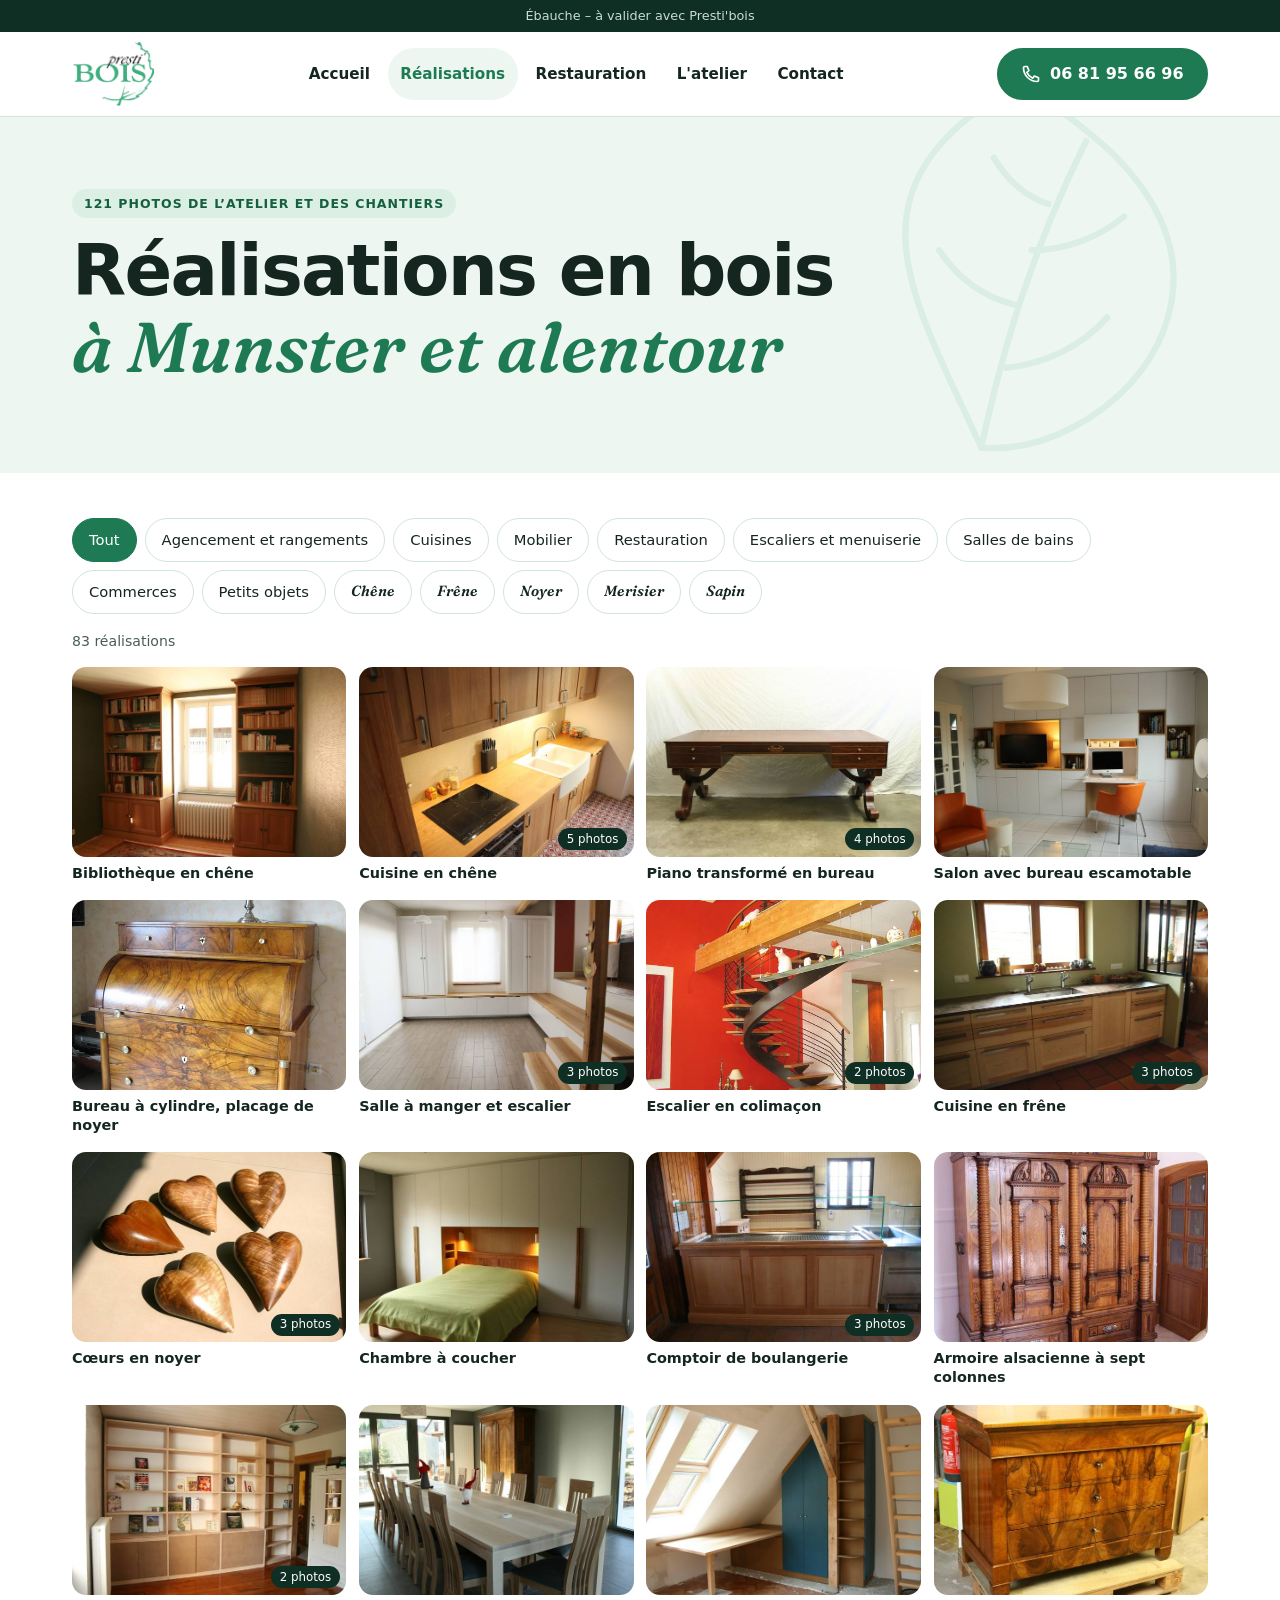
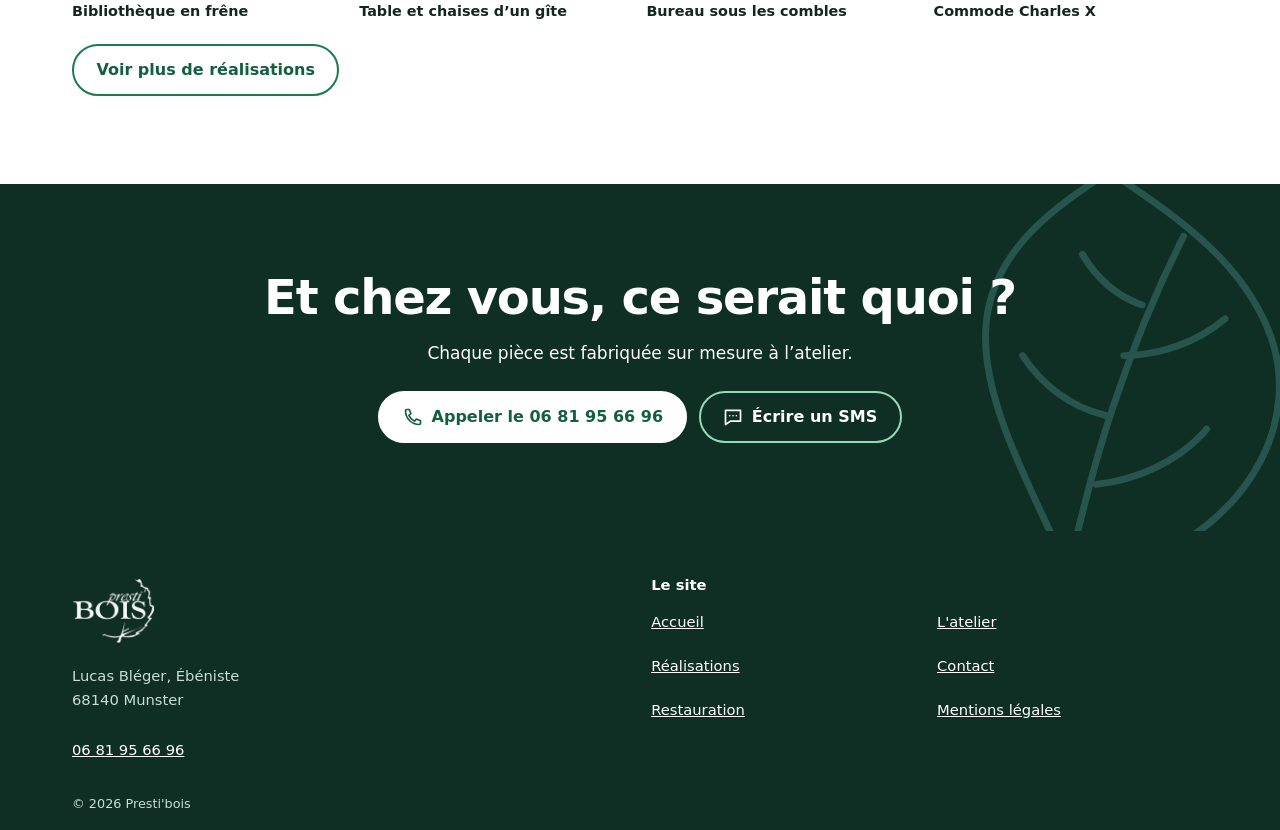
<file: realisations.html>
<!DOCTYPE html>
<html lang="fr">
<head>
  <meta charset="utf-8">
  <meta name="viewport" content="width=device-width, initial-scale=1">
  
  <title>Réalisations en bois sur mesure à Munster | Presti&#x27;bois</title>
  <meta name="description" content="Bibliothèques, cuisines, tables, escaliers, salles de bains : les réalisations de l&#x27;ébéniste Presti&#x27;bois à Munster, en photos.">
  <meta name="robots" content="noindex, nofollow">
  <link rel="canonical" href="https://sneaqix.github.io/prestibois-site/realisations.html">
  <meta property="og:type" content="website">
  <meta property="og:locale" content="fr_FR">
  <meta property="og:title" content="Réalisations en bois sur mesure à Munster | Presti&#x27;bois">
  <meta property="og:description" content="Bibliothèques, cuisines, tables, escaliers, salles de bains : les réalisations de l&#x27;ébéniste Presti&#x27;bois à Munster, en photos.">
  <meta property="og:url" content="https://sneaqix.github.io/prestibois-site/realisations.html">
  <meta property="og:image" content="https://sneaqix.github.io/prestibois-site/photos/partage.jpg">
  <meta name="theme-color" content="#0f2e24">
  <link rel="icon" href="assets/img/favicon.svg" type="image/svg+xml">
  <!-- Police hébergée avec le site : aucune requête vers Google -->
  <link rel="preload" href="assets/fonts/fraunces-600-italic.woff2" as="font" type="font/woff2" crossorigin>
  <link rel="stylesheet" href="assets/css/style.css?v=8c0f5561">
  <style>
    :root {
      --nuit: #0f2e24;
      --action: #1d7a52;
      --papier: #ffffff;
    }
  </style>
  
  <script>document.documentElement.classList.add('js');</script>
  <script src="assets/js/main.js?v=21047d55" defer></script>
</head>
<body class="page-realisations">
  <a class="evitement" href="#contenu">Aller au contenu</a>
  <p class="bandeau">Ébauche – à valider avec Presti'bois</p>
  <header class="entete">
    <div class="large entete__ligne">
      <a class="marque" href="index.html"><img src="assets/img/logo.png" width="172" height="132" alt="Presti'bois, ébénisterie à Munster"></a>
      <button class="menu-bouton" type="button" aria-expanded="false" aria-controls="menu">Menu</button>
      <nav class="menu" id="menu" aria-label="Menu principal">
        <ul>
          <li><a href="index.html">Accueil</a></li>
<li><a href="realisations.html" aria-current="page">Réalisations</a></li>
<li><a href="restauration.html">Restauration</a></li>
<li><a href="atelier.html">L&#x27;atelier</a></li>
<li><a href="contact.html">Contact</a></li>
        </ul>
      </nav>
      <a class="bouton bouton--action entete__tel" href="tel:+33681956696" aria-label="Appeler le 06 81 95 66 96"><svg class="icone" aria-hidden="true" focusable="false" viewBox="0 0 24 24" width="20" height="20" fill="none" stroke="currentColor" stroke-width="2" stroke-linecap="round" stroke-linejoin="round"><path d="M7.5 3h-3A1.5 1.5 0 0 0 3 4.5 16.5 16.5 0 0 0 19.5 21a1.5 1.5 0 0 0 1.5-1.5v-3l-5-2-2 2.5a14 14 0 0 1-7-7l2.5-2z"/></svg>06 81 95 66 96</a>
    </div>
  </header>

  <main id="contenu" tabindex="-1">
    <section class="titre-page">
  <div class="large">
    <p class="surtitre">121 photos de l’atelier et des chantiers</p>
    <h1>Réalisations en bois <em>à Munster et alentour</em></h1>
  </div>
</section>

<section class="section section--serree">
  <div class="large">
    <div class="filtres" role="group" aria-label="Filtrer par type ou par essence" hidden>
      <button type="button" data-filtre="" aria-pressed="true">Tout</button>
<button type="button" data-filtre="famille-rangements" aria-pressed="false">Agencement et rangements</button>
<button type="button" data-filtre="famille-cuisines" aria-pressed="false">Cuisines</button>
<button type="button" data-filtre="famille-mobilier" aria-pressed="false">Mobilier</button>
<button type="button" data-filtre="famille-restauration" aria-pressed="false">Restauration</button>
<button type="button" data-filtre="famille-menuiserie" aria-pressed="false">Escaliers et menuiserie</button>
<button type="button" data-filtre="famille-bains" aria-pressed="false">Salles de bains</button>
<button type="button" data-filtre="famille-commerces" aria-pressed="false">Commerces</button>
<button type="button" data-filtre="famille-objets" aria-pressed="false">Petits objets</button>
<button type="button" class="filtre-bois" data-filtre="bois-chene" aria-pressed="false">Chêne</button>
<button type="button" class="filtre-bois" data-filtre="bois-frene" aria-pressed="false">Frêne</button>
<button type="button" class="filtre-bois" data-filtre="bois-noyer" aria-pressed="false">Noyer</button>
<button type="button" class="filtre-bois" data-filtre="bois-merisier" aria-pressed="false">Merisier</button>
<button type="button" class="filtre-bois" data-filtre="bois-sapin" aria-pressed="false">Sapin</button>
    </div>
    <p class="filtres__bilan" role="status"></p>
    <ul class="galerie" data-galerie>
      <li class="chantier" data-famille="rangements" data-bois="chene"><a href="photos/grand/bibliotheque-en-chene-040.jpg" data-serie="[&quot;photos/grand/bibliotheque-en-chene-040.jpg&quot;]" data-titre="Bibliothèque en chêne"><span class="chantier__cadre"><img src="photos/petit/bibliotheque-en-chene-040.jpg" srcset="photos/petit/bibliotheque-en-chene-040.jpg 640w, photos/grand/bibliotheque-en-chene-040.jpg 1400w" sizes="(min-width: 900px) 350px, 46vw" width="640" height="427" alt="Bibliothèque en chêne" loading="lazy"></span><span class="chantier__titre">Bibliothèque en chêne</span></a></li>
<li class="chantier" data-famille="cuisines" data-bois="chene"><a href="photos/grand/cuisine-en-chene-047.jpg" data-serie="[&quot;photos/grand/cuisine-en-chene-047.jpg&quot;, &quot;photos/grand/cuisine-en-chene-045.jpg&quot;, &quot;photos/grand/cuisine-en-chene-052.jpg&quot;, &quot;photos/grand/cuisine-en-chene-053.jpg&quot;, &quot;photos/grand/cuisine-en-chene-046.jpg&quot;]" data-titre="Cuisine en chêne"><span class="chantier__cadre"><img src="photos/petit/cuisine-en-chene-047.jpg" srcset="photos/petit/cuisine-en-chene-047.jpg 640w, photos/grand/cuisine-en-chene-047.jpg 1400w" sizes="(min-width: 900px) 350px, 46vw" width="640" height="427" alt="Cuisine en chêne" loading="lazy"><span class="chantier__nombre">5 photos</span></span><span class="chantier__titre">Cuisine en chêne</span></a></li>
<li class="chantier" data-famille="mobilier" data-bois=""><a href="photos/grand/piano-transforme-en-bureau-107.jpg" data-serie="[&quot;photos/grand/piano-transforme-en-bureau-107.jpg&quot;, &quot;photos/grand/piano-transforme-en-bureau-108.jpg&quot;, &quot;photos/grand/le-bureau-en-situation-110.jpg&quot;, &quot;photos/grand/piano-forte-prestel-106.jpg&quot;]" data-titre="Piano transformé en bureau"><span class="chantier__cadre"><img src="photos/petit/piano-transforme-en-bureau-107.jpg" srcset="photos/petit/piano-transforme-en-bureau-107.jpg 640w, photos/grand/piano-transforme-en-bureau-107.jpg 990w" sizes="(min-width: 900px) 350px, 46vw" width="640" height="427" alt="Piano transformé en bureau" loading="lazy"><span class="chantier__nombre">4 photos</span></span><span class="chantier__titre">Piano transformé en bureau</span></a></li>
<li class="chantier" data-famille="rangements" data-bois=""><a href="photos/grand/agencement-de-salon-avec-bureau-055.jpg" data-serie="[&quot;photos/grand/agencement-de-salon-avec-bureau-055.jpg&quot;]" data-titre="Salon avec bureau escamotable"><span class="chantier__cadre"><img src="photos/petit/agencement-de-salon-avec-bureau-055.jpg" srcset="photos/petit/agencement-de-salon-avec-bureau-055.jpg 640w, photos/grand/agencement-de-salon-avec-bureau-055.jpg 1400w" sizes="(min-width: 900px) 350px, 46vw" width="640" height="427" alt="Salon avec bureau escamotable" loading="lazy"></span><span class="chantier__titre">Salon avec bureau escamotable</span></a></li>
<li class="chantier" data-famille="restauration" data-bois="noyer"><a href="photos/grand/bureau-a-cylindre-placage-de-noyer-072.jpg" data-serie="[&quot;photos/grand/bureau-a-cylindre-placage-de-noyer-072.jpg&quot;]" data-titre="Bureau à cylindre, placage de noyer"><span class="chantier__cadre"><img src="photos/petit/bureau-a-cylindre-placage-de-noyer-072.jpg" srcset="photos/petit/bureau-a-cylindre-placage-de-noyer-072.jpg 480w, photos/grand/bureau-a-cylindre-placage-de-noyer-072.jpg 1050w" sizes="(min-width: 900px) 350px, 46vw" width="480" height="640" alt="Bureau à cylindre, placage de noyer" loading="lazy"></span><span class="chantier__titre">Bureau à cylindre, placage de noyer</span></a></li>
<li class="chantier" data-famille="rangements" data-bois=""><a href="photos/grand/agencement-de-salle-a-manger-avec-escali-049.jpg" data-serie="[&quot;photos/grand/agencement-de-salle-a-manger-avec-escali-049.jpg&quot;, &quot;photos/grand/agencement-de-salle-a-manger-avec-escali-051.jpg&quot;, &quot;photos/grand/agencement-de-salle-a-manger-avec-escali-050.jpg&quot;]" data-titre="Salle à manger et escalier"><span class="chantier__cadre"><img src="photos/petit/agencement-de-salle-a-manger-avec-escali-049.jpg" srcset="photos/petit/agencement-de-salle-a-manger-avec-escali-049.jpg 640w, photos/grand/agencement-de-salle-a-manger-avec-escali-049.jpg 1400w" sizes="(min-width: 900px) 350px, 46vw" width="640" height="427" alt="Salle à manger et escalier" loading="lazy"><span class="chantier__nombre">3 photos</span></span><span class="chantier__titre">Salle à manger et escalier</span></a></li>
<li class="chantier" data-famille="menuiserie" data-bois=""><a href="photos/grand/escalier-en-colimacon-091.jpg" data-serie="[&quot;photos/grand/escalier-en-colimacon-091.jpg&quot;, &quot;photos/grand/escalier-en-colimacon-089.jpg&quot;]" data-titre="Escalier en colimaçon"><span class="chantier__cadre"><img src="photos/petit/escalier-en-colimacon-091.jpg" srcset="photos/petit/escalier-en-colimacon-091.jpg 480w, photos/grand/escalier-en-colimacon-091.jpg 1050w" sizes="(min-width: 900px) 350px, 46vw" width="480" height="640" alt="Escalier en colimaçon" loading="lazy"><span class="chantier__nombre">2 photos</span></span><span class="chantier__titre">Escalier en colimaçon</span></a></li>
<li class="chantier" data-famille="cuisines" data-bois="frene"><a href="photos/grand/cuisine-en-frene-048.jpg" data-serie="[&quot;photos/grand/cuisine-en-frene-048.jpg&quot;, &quot;photos/grand/cuisine-en-frene-043.jpg&quot;, &quot;photos/grand/cuisine-en-frene-044.jpg&quot;]" data-titre="Cuisine en frêne"><span class="chantier__cadre"><img src="photos/petit/cuisine-en-frene-048.jpg" srcset="photos/petit/cuisine-en-frene-048.jpg 640w, photos/grand/cuisine-en-frene-048.jpg 1400w" sizes="(min-width: 900px) 350px, 46vw" width="640" height="427" alt="Cuisine en frêne" loading="lazy"><span class="chantier__nombre">3 photos</span></span><span class="chantier__titre">Cuisine en frêne</span></a></li>
<li class="chantier" data-famille="objets" data-bois="noyer"><a href="photos/grand/coeurs-en-noyer-058.jpg" data-serie="[&quot;photos/grand/coeurs-en-noyer-058.jpg&quot;, &quot;photos/grand/coeur-en-noyer-056.jpg&quot;, &quot;photos/grand/coeur-en-noyer-057.jpg&quot;]" data-titre="Cœurs en noyer"><span class="chantier__cadre"><img src="photos/petit/coeurs-en-noyer-058.jpg" srcset="photos/petit/coeurs-en-noyer-058.jpg 640w, photos/grand/coeurs-en-noyer-058.jpg 990w" sizes="(min-width: 900px) 350px, 46vw" width="640" height="427" alt="Cœurs en noyer" loading="lazy"><span class="chantier__nombre">3 photos</span></span><span class="chantier__titre">Cœurs en noyer</span></a></li>
<li class="chantier" data-famille="rangements" data-bois=""><a href="photos/grand/agencement-de-chambre-a-coucher-039.jpg" data-serie="[&quot;photos/grand/agencement-de-chambre-a-coucher-039.jpg&quot;]" data-titre="Chambre à coucher"><span class="chantier__cadre"><img src="photos/petit/agencement-de-chambre-a-coucher-039.jpg" srcset="photos/petit/agencement-de-chambre-a-coucher-039.jpg 640w, photos/grand/agencement-de-chambre-a-coucher-039.jpg 1400w" sizes="(min-width: 900px) 350px, 46vw" width="640" height="430" alt="Chambre à coucher" loading="lazy"></span><span class="chantier__titre">Chambre à coucher</span></a></li>
<li class="chantier" data-famille="commerces" data-bois=""><a href="photos/grand/comptoir-de-boulangerie-000.jpg" data-serie="[&quot;photos/grand/comptoir-de-boulangerie-000.jpg&quot;, &quot;photos/grand/comptoir-de-boulangerie-002.jpg&quot;, &quot;photos/grand/comptoir-de-boulangerie-001.jpg&quot;]" data-titre="Comptoir de boulangerie"><span class="chantier__cadre"><img src="photos/petit/comptoir-de-boulangerie-000.jpg" srcset="photos/petit/comptoir-de-boulangerie-000.jpg 640w, photos/grand/comptoir-de-boulangerie-000.jpg 990w" sizes="(min-width: 900px) 350px, 46vw" width="640" height="427" alt="Comptoir de boulangerie" loading="lazy"><span class="chantier__nombre">3 photos</span></span><span class="chantier__titre">Comptoir de boulangerie</span></a></li>
<li class="chantier" data-famille="restauration" data-bois=""><a href="photos/grand/armoire-7-colonnes-alsacienne-084.jpg" data-serie="[&quot;photos/grand/armoire-7-colonnes-alsacienne-084.jpg&quot;]" data-titre="Armoire alsacienne à sept colonnes"><span class="chantier__cadre"><img src="photos/petit/armoire-7-colonnes-alsacienne-084.jpg" srcset="photos/petit/armoire-7-colonnes-alsacienne-084.jpg 426w, photos/grand/armoire-7-colonnes-alsacienne-084.jpg 933w" sizes="(min-width: 900px) 350px, 46vw" width="426" height="640" alt="Armoire alsacienne à sept colonnes" loading="lazy"></span><span class="chantier__titre">Armoire alsacienne à sept colonnes</span></a></li>
<li class="chantier" data-famille="rangements" data-bois="frene"><a href="photos/grand/bibliotheque-frene-019.jpg" data-serie="[&quot;photos/grand/bibliotheque-frene-019.jpg&quot;, &quot;photos/grand/bibliotheque-frene-020.jpg&quot;]" data-titre="Bibliothèque en frêne"><span class="chantier__cadre"><img src="photos/petit/bibliotheque-frene-019.jpg" srcset="photos/petit/bibliotheque-frene-019.jpg 640w, photos/grand/bibliotheque-frene-019.jpg 1400w" sizes="(min-width: 900px) 350px, 46vw" width="640" height="427" alt="Bibliothèque en frêne" loading="lazy"><span class="chantier__nombre">2 photos</span></span><span class="chantier__titre">Bibliothèque en frêne</span></a></li>
<li class="chantier" data-famille="mobilier" data-bois=""><a href="photos/grand/salle-des-repas-d-un-gite-100.jpg" data-serie="[&quot;photos/grand/salle-des-repas-d-un-gite-100.jpg&quot;]" data-titre="Table et chaises d’un gîte"><span class="chantier__cadre"><img src="photos/petit/salle-des-repas-d-un-gite-100.jpg" srcset="photos/petit/salle-des-repas-d-un-gite-100.jpg 640w, photos/grand/salle-des-repas-d-un-gite-100.jpg 990w" sizes="(min-width: 900px) 350px, 46vw" width="640" height="538" alt="Table et chaises d’un gîte" loading="lazy"></span><span class="chantier__titre">Table et chaises d’un gîte</span></a></li>
<li class="chantier" data-famille="rangements" data-bois=""><a href="photos/grand/bureau-placards-et-etageres-011.jpg" data-serie="[&quot;photos/grand/bureau-placards-et-etageres-011.jpg&quot;]" data-titre="Bureau sous les combles"><span class="chantier__cadre"><img src="photos/petit/bureau-placards-et-etageres-011.jpg" srcset="photos/petit/bureau-placards-et-etageres-011.jpg 640w, photos/grand/bureau-placards-et-etageres-011.jpg 1400w" sizes="(min-width: 900px) 350px, 46vw" width="640" height="462" alt="Bureau sous les combles" loading="lazy"></span><span class="chantier__titre">Bureau sous les combles</span></a></li>
<li class="chantier" data-famille="restauration" data-bois=""><a href="photos/grand/commode-charles-x-071.jpg" data-serie="[&quot;photos/grand/commode-charles-x-071.jpg&quot;]" data-titre="Commode Charles X"><span class="chantier__cadre"><img src="photos/petit/commode-charles-x-071.jpg" srcset="photos/petit/commode-charles-x-071.jpg 640w, photos/grand/commode-charles-x-071.jpg 990w" sizes="(min-width: 900px) 350px, 46vw" width="640" height="495" alt="Commode Charles X" loading="lazy"></span><span class="chantier__titre">Commode Charles X</span></a></li>
<li class="chantier" data-famille="bains" data-bois=""><a href="photos/grand/salle-de-bains-bicolore-124.jpg" data-serie="[&quot;photos/grand/salle-de-bains-bicolore-124.jpg&quot;]" data-titre="Salle de bains bicolore"><span class="chantier__cadre"><img src="photos/petit/salle-de-bains-bicolore-124.jpg" srcset="photos/petit/salle-de-bains-bicolore-124.jpg 640w, photos/grand/salle-de-bains-bicolore-124.jpg 1400w" sizes="(min-width: 900px) 350px, 46vw" width="640" height="480" alt="Salle de bains bicolore" loading="lazy"></span><span class="chantier__titre">Salle de bains bicolore</span></a></li>
<li class="chantier" data-famille="mobilier" data-bois=""><a href="photos/grand/lit-contemporain-109.jpg" data-serie="[&quot;photos/grand/lit-contemporain-109.jpg&quot;]" data-titre="Lit contemporain"><span class="chantier__cadre"><img src="photos/petit/lit-contemporain-109.jpg" srcset="photos/petit/lit-contemporain-109.jpg 640w, photos/grand/lit-contemporain-109.jpg 990w" sizes="(min-width: 900px) 350px, 46vw" width="640" height="427" alt="Lit contemporain" loading="lazy"></span><span class="chantier__titre">Lit contemporain</span></a></li>
<li class="chantier" data-famille="commerces" data-bois=""><a href="photos/grand/boutique-produits-regionaux-023.jpg" data-serie="[&quot;photos/grand/boutique-produits-regionaux-023.jpg&quot;, &quot;photos/grand/boutique-produits-regionaux-037.jpg&quot;, &quot;photos/grand/boutique-produits-regionaux-028.jpg&quot;]" data-titre="Boutique de produits régionaux"><span class="chantier__cadre"><img src="photos/petit/boutique-produits-regionaux-023.jpg" srcset="photos/petit/boutique-produits-regionaux-023.jpg 640w, photos/grand/boutique-produits-regionaux-023.jpg 990w" sizes="(min-width: 900px) 350px, 46vw" width="640" height="427" alt="Boutique de produits régionaux" loading="lazy"><span class="chantier__nombre">3 photos</span></span><span class="chantier__titre">Boutique de produits régionaux</span></a></li>
<li class="chantier" data-famille="restauration" data-bois="noyer"><a href="photos/grand/commode-en-noyer-082.jpg" data-serie="[&quot;photos/grand/commode-en-noyer-082.jpg&quot;, &quot;photos/grand/commode-en-noyer-085.jpg&quot;]" data-titre="Commode en noyer"><span class="chantier__cadre"><img src="photos/petit/commode-en-noyer-082.jpg" srcset="photos/petit/commode-en-noyer-082.jpg 640w, photos/grand/commode-en-noyer-082.jpg 990w" sizes="(min-width: 900px) 350px, 46vw" width="640" height="499" alt="Commode en noyer" loading="lazy"><span class="chantier__nombre">2 photos</span></span><span class="chantier__titre">Commode en noyer</span></a></li>
<li class="chantier" data-famille="cuisines" data-bois=""><a href="photos/grand/cuisine-en-rouge-et-blanc-017.jpg" data-serie="[&quot;photos/grand/cuisine-en-rouge-et-blanc-017.jpg&quot;, &quot;photos/grand/cuisine-en-rouge-et-blanc-018.jpg&quot;]" data-titre="Cuisine rouge et blanche"><span class="chantier__cadre"><img src="photos/petit/cuisine-en-rouge-et-blanc-017.jpg" srcset="photos/petit/cuisine-en-rouge-et-blanc-017.jpg 640w, photos/grand/cuisine-en-rouge-et-blanc-017.jpg 1400w" sizes="(min-width: 900px) 350px, 46vw" width="640" height="426" alt="Cuisine rouge et blanche" loading="lazy"><span class="chantier__nombre">2 photos</span></span><span class="chantier__titre">Cuisine rouge et blanche</span></a></li>
<li class="chantier" data-famille="menuiserie" data-bois=""><a href="photos/grand/restauration-porte-d-entree-1930-097.jpg" data-serie="[&quot;photos/grand/restauration-porte-d-entree-1930-097.jpg&quot;]" data-titre="Porte d’entrée des années 1930"><span class="chantier__cadre"><img src="photos/petit/restauration-porte-d-entree-1930-097.jpg" srcset="photos/petit/restauration-porte-d-entree-1930-097.jpg 427w, photos/grand/restauration-porte-d-entree-1930-097.jpg 934w" sizes="(min-width: 900px) 350px, 46vw" width="427" height="640" alt="Porte d’entrée des années 1930" loading="lazy"></span><span class="chantier__titre">Porte d’entrée des années 1930</span></a></li>
<li class="chantier" data-famille="rangements" data-bois=""><a href="photos/grand/bibliotheque-style-1930-021.jpg" data-serie="[&quot;photos/grand/bibliotheque-style-1930-021.jpg&quot;]" data-titre="Bibliothèque style 1930"><span class="chantier__cadre"><img src="photos/petit/bibliotheque-style-1930-021.jpg" srcset="photos/petit/bibliotheque-style-1930-021.jpg 427w, photos/grand/bibliotheque-style-1930-021.jpg 660w" sizes="(min-width: 900px) 350px, 46vw" width="427" height="640" alt="Bibliothèque style 1930" loading="lazy"></span><span class="chantier__titre">Bibliothèque style 1930</span></a></li>
<li class="chantier" data-famille="mobilier" data-bois=""><a href="photos/grand/suite-nuptiale-d-un-gite-101.jpg" data-serie="[&quot;photos/grand/suite-nuptiale-d-un-gite-101.jpg&quot;]" data-titre="Suite nuptiale d’un gîte"><span class="chantier__cadre"><img src="photos/petit/suite-nuptiale-d-un-gite-101.jpg" srcset="photos/petit/suite-nuptiale-d-un-gite-101.jpg 640w, photos/grand/suite-nuptiale-d-un-gite-101.jpg 990w" sizes="(min-width: 900px) 350px, 46vw" width="640" height="425" alt="Suite nuptiale d’un gîte" loading="lazy"></span><span class="chantier__titre">Suite nuptiale d’un gîte</span></a></li>
<li class="chantier" data-famille="bains" data-bois=""><a href="photos/grand/de-face-130.jpg" data-serie="[&quot;photos/grand/de-face-130.jpg&quot;, &quot;photos/grand/vert-pomme-et-acajou-128.jpg&quot;, &quot;photos/grand/cote-rangement-129.jpg&quot;]" data-titre="Vert pomme et acajou"><span class="chantier__cadre"><img src="photos/petit/de-face-130.jpg" srcset="photos/petit/de-face-130.jpg 640w, photos/grand/de-face-130.jpg 1400w" sizes="(min-width: 900px) 350px, 46vw" width="640" height="470" alt="Vert pomme et acajou" loading="lazy"><span class="chantier__nombre">3 photos</span></span><span class="chantier__titre">Vert pomme et acajou</span></a></li>
<li class="chantier" data-famille="restauration" data-bois="noyer"><a href="photos/grand/bureau-en-noyer-louis-xvi-073.jpg" data-serie="[&quot;photos/grand/bureau-en-noyer-louis-xvi-073.jpg&quot;]" data-titre="Bureau Louis XVI en noyer"><span class="chantier__cadre"><img src="photos/petit/bureau-en-noyer-louis-xvi-073.jpg" srcset="photos/petit/bureau-en-noyer-louis-xvi-073.jpg 640w, photos/grand/bureau-en-noyer-louis-xvi-073.jpg 1400w" sizes="(min-width: 900px) 350px, 46vw" width="640" height="451" alt="Bureau Louis XVI en noyer" loading="lazy"></span><span class="chantier__titre">Bureau Louis XVI en noyer</span></a></li>
<li class="chantier" data-famille="rangements" data-bois=""><a href="photos/grand/agencement-avec-8-tiroirs-042.jpg" data-serie="[&quot;photos/grand/agencement-avec-8-tiroirs-042.jpg&quot;, &quot;photos/grand/agencement-avec-8-tiroirs-041.jpg&quot;]" data-titre="Meuble à huit tiroirs"><span class="chantier__cadre"><img src="photos/petit/agencement-avec-8-tiroirs-042.jpg" srcset="photos/petit/agencement-avec-8-tiroirs-042.jpg 426w, photos/grand/agencement-avec-8-tiroirs-042.jpg 933w" sizes="(min-width: 900px) 350px, 46vw" width="426" height="640" alt="Meuble à huit tiroirs" loading="lazy"><span class="chantier__nombre">2 photos</span></span><span class="chantier__titre">Meuble à huit tiroirs</span></a></li>
<li class="chantier" data-famille="mobilier" data-bois="chene"><a href="photos/grand/table-en-chene-105.jpg" data-serie="[&quot;photos/grand/table-en-chene-105.jpg&quot;]" data-titre="Table en chêne"><span class="chantier__cadre"><img src="photos/petit/table-en-chene-105.jpg" srcset="photos/petit/table-en-chene-105.jpg 640w, photos/grand/table-en-chene-105.jpg 990w" sizes="(min-width: 900px) 350px, 46vw" width="640" height="443" alt="Table en chêne" loading="lazy"></span><span class="chantier__titre">Table en chêne</span></a></li>
<li class="chantier" data-famille="menuiserie" data-bois="chene"><a href="photos/grand/restauration-d-un-plancher-chene-099.jpg" data-serie="[&quot;photos/grand/restauration-d-un-plancher-chene-099.jpg&quot;]" data-titre="Parquet en chêne restauré"><span class="chantier__cadre"><img src="photos/petit/restauration-d-un-plancher-chene-099.jpg" srcset="photos/petit/restauration-d-un-plancher-chene-099.jpg 426w, photos/grand/restauration-d-un-plancher-chene-099.jpg 933w" sizes="(min-width: 900px) 350px, 46vw" width="426" height="640" alt="Parquet en chêne restauré" loading="lazy"></span><span class="chantier__titre">Parquet en chêne restauré</span></a></li>
<li class="chantier" data-famille="commerces" data-bois=""><a href="photos/grand/etabli-de-menuisier-121.jpg" data-serie="[&quot;photos/grand/etabli-de-menuisier-121.jpg&quot;]" data-titre="Magasin en meubles anciens"><span class="chantier__cadre"><img src="photos/petit/etabli-de-menuisier-121.jpg" srcset="photos/petit/etabli-de-menuisier-121.jpg 640w, photos/grand/etabli-de-menuisier-121.jpg 1400w" sizes="(min-width: 900px) 350px, 46vw" width="640" height="427" alt="Magasin en meubles anciens" loading="lazy"></span><span class="chantier__titre">Magasin en meubles anciens</span></a></li>
<li class="chantier" data-famille="restauration" data-bois=""><a href="photos/grand/boite-a-whisky-087.jpg" data-serie="[&quot;photos/grand/boite-a-whisky-087.jpg&quot;, &quot;photos/grand/boite-a-whisky-086.jpg&quot;]" data-titre="Boîte à whisky"><span class="chantier__cadre"><img src="photos/petit/boite-a-whisky-087.jpg" srcset="photos/petit/boite-a-whisky-087.jpg 640w, photos/grand/boite-a-whisky-087.jpg 1400w" sizes="(min-width: 900px) 350px, 46vw" width="640" height="427" alt="Boîte à whisky" loading="lazy"><span class="chantier__nombre">2 photos</span></span><span class="chantier__titre">Boîte à whisky</span></a></li>
<li class="chantier" data-famille="rangements" data-bois=""><a href="photos/grand/dressing-032.jpg" data-serie="[&quot;photos/grand/dressing-032.jpg&quot;]" data-titre="Dressing"><span class="chantier__cadre"><img src="photos/petit/dressing-032.jpg" srcset="photos/petit/dressing-032.jpg 640w, photos/grand/dressing-032.jpg 990w" sizes="(min-width: 900px) 350px, 46vw" width="640" height="427" alt="Dressing" loading="lazy"></span><span class="chantier__titre">Dressing</span></a></li>
<li class="chantier" data-famille="cuisines" data-bois=""><a href="photos/grand/renovation-cuisine-030.jpg" data-serie="[&quot;photos/grand/renovation-cuisine-030.jpg&quot;, &quot;photos/grand/renovation-cuisine-029.jpg&quot;]" data-titre="Rénovation de cuisine"><span class="chantier__cadre"><img src="photos/petit/renovation-cuisine-030.jpg" srcset="photos/petit/renovation-cuisine-030.jpg 640w, photos/grand/renovation-cuisine-030.jpg 1400w" sizes="(min-width: 900px) 350px, 46vw" width="640" height="427" alt="Rénovation de cuisine" loading="lazy"><span class="chantier__nombre">2 photos</span></span><span class="chantier__titre">Rénovation de cuisine</span></a></li>
<li class="chantier" data-famille="objets" data-bois=""><a href="photos/grand/planchettes-a-decouper-063.jpg" data-serie="[&quot;photos/grand/planchettes-a-decouper-063.jpg&quot;, &quot;photos/grand/planchettes-a-decouper-062.jpg&quot;]" data-titre="Planches à découper"><span class="chantier__cadre"><img src="photos/petit/planchettes-a-decouper-063.jpg" srcset="photos/petit/planchettes-a-decouper-063.jpg 640w, photos/grand/planchettes-a-decouper-063.jpg 990w" sizes="(min-width: 900px) 350px, 46vw" width="640" height="427" alt="Planches à découper" loading="lazy"><span class="chantier__nombre">2 photos</span></span><span class="chantier__titre">Planches à découper</span></a></li>
<li class="chantier" data-famille="restauration" data-bois="noyer"><a href="photos/grand/armoire-en-chene-et-noyer-079.jpg" data-serie="[&quot;photos/grand/armoire-en-chene-et-noyer-079.jpg&quot;]" data-titre="Armoire en chêne et noyer"><span class="chantier__cadre"><img src="photos/petit/armoire-en-chene-et-noyer-079.jpg" srcset="photos/petit/armoire-en-chene-et-noyer-079.jpg 640w, photos/grand/armoire-en-chene-et-noyer-079.jpg 1400w" sizes="(min-width: 900px) 350px, 46vw" width="640" height="427" alt="Armoire en chêne et noyer" loading="lazy"></span><span class="chantier__titre">Armoire en chêne et noyer</span></a></li>
<li class="chantier" data-famille="menuiserie" data-bois=""><a href="photos/grand/garde-corps-092.jpg" data-serie="[&quot;photos/grand/garde-corps-092.jpg&quot;]" data-titre="Garde-corps"><span class="chantier__cadre"><img src="photos/petit/garde-corps-092.jpg" srcset="photos/petit/garde-corps-092.jpg 640w, photos/grand/garde-corps-092.jpg 1400w" sizes="(min-width: 900px) 350px, 46vw" width="640" height="427" alt="Garde-corps" loading="lazy"></span><span class="chantier__titre">Garde-corps</span></a></li>
<li class="chantier" data-famille="mobilier" data-bois=""><a href="photos/grand/tete-de-lit-d-un-gite-102.jpg" data-serie="[&quot;photos/grand/tete-de-lit-d-un-gite-102.jpg&quot;]" data-titre="Tête de lit d’un gîte"><span class="chantier__cadre"><img src="photos/petit/tete-de-lit-d-un-gite-102.jpg" srcset="photos/petit/tete-de-lit-d-un-gite-102.jpg 640w, photos/grand/tete-de-lit-d-un-gite-102.jpg 990w" sizes="(min-width: 900px) 350px, 46vw" width="640" height="425" alt="Tête de lit d’un gîte" loading="lazy"></span><span class="chantier__titre">Tête de lit d’un gîte</span></a></li>
<li class="chantier" data-famille="bains" data-bois=""><a href="photos/grand/persiennes-en-sapeli-125.jpg" data-serie="[&quot;photos/grand/persiennes-en-sapeli-125.jpg&quot;]" data-titre="Persiennes en sapelli"><span class="chantier__cadre"><img src="photos/petit/persiennes-en-sapeli-125.jpg" srcset="photos/petit/persiennes-en-sapeli-125.jpg 640w, photos/grand/persiennes-en-sapeli-125.jpg 1024w" sizes="(min-width: 900px) 350px, 46vw" width="640" height="480" alt="Persiennes en sapelli" loading="lazy"></span><span class="chantier__titre">Persiennes en sapelli</span></a></li>
<li class="chantier" data-famille="rangements" data-bois=""><a href="photos/grand/placards-jumeaux-016.jpg" data-serie="[&quot;photos/grand/placards-jumeaux-016.jpg&quot;]" data-titre="Placards jumeaux"><span class="chantier__cadre"><img src="photos/petit/placards-jumeaux-016.jpg" srcset="photos/petit/placards-jumeaux-016.jpg 640w, photos/grand/placards-jumeaux-016.jpg 1400w" sizes="(min-width: 900px) 350px, 46vw" width="640" height="472" alt="Placards jumeaux" loading="lazy"></span><span class="chantier__titre">Placards jumeaux</span></a></li>
<li class="chantier" data-famille="restauration" data-bois=""><a href="photos/grand/tables-renovees-pour-un-restaurant-080.jpg" data-serie="[&quot;photos/grand/tables-renovees-pour-un-restaurant-080.jpg&quot;, &quot;photos/grand/tables-renovees-pour-un-restaurant-077.jpg&quot;]" data-titre="Tables de restaurant rénovées"><span class="chantier__cadre"><img src="photos/petit/tables-renovees-pour-un-restaurant-080.jpg" srcset="photos/petit/tables-renovees-pour-un-restaurant-080.jpg 640w, photos/grand/tables-renovees-pour-un-restaurant-080.jpg 1400w" sizes="(min-width: 900px) 350px, 46vw" width="640" height="427" alt="Tables de restaurant rénovées" loading="lazy"><span class="chantier__nombre">2 photos</span></span><span class="chantier__titre">Tables de restaurant rénovées</span></a></li>
<li class="chantier" data-famille="cuisines" data-bois=""><a href="photos/grand/cuisine-sur-mesure-plateau-cintre-035.jpg" data-serie="[&quot;photos/grand/cuisine-sur-mesure-plateau-cintre-035.jpg&quot;, &quot;photos/grand/cuisine-sur-mesure-chants-stratifies-033.jpg&quot;, &quot;photos/grand/vue-3d-avant-fabrication-sketchup-034.jpg&quot;]" data-titre="Cuisine sur mesure, plateau cintré"><span class="chantier__cadre"><img src="photos/petit/cuisine-sur-mesure-plateau-cintre-035.jpg" srcset="photos/petit/cuisine-sur-mesure-plateau-cintre-035.jpg 427w, photos/grand/cuisine-sur-mesure-plateau-cintre-035.jpg 934w" sizes="(min-width: 900px) 350px, 46vw" width="427" height="640" alt="Cuisine sur mesure, plateau cintré" loading="lazy"><span class="chantier__nombre">3 photos</span></span><span class="chantier__titre">Cuisine sur mesure, plateau cintré</span></a></li>
<li class="chantier" data-famille="restauration" data-bois=""><a href="photos/grand/armoire-lorraine-070.jpg" data-serie="[&quot;photos/grand/armoire-lorraine-070.jpg&quot;]" data-titre="Armoire lorraine"><span class="chantier__cadre"><img src="photos/petit/armoire-lorraine-070.jpg" srcset="photos/petit/armoire-lorraine-070.jpg 480w, photos/grand/armoire-lorraine-070.jpg 1050w" sizes="(min-width: 900px) 350px, 46vw" width="480" height="640" alt="Armoire lorraine" loading="lazy"></span><span class="chantier__titre">Armoire lorraine</span></a></li>
<li class="chantier" data-famille="menuiserie" data-bois=""><a href="photos/grand/escalier-sapelli-090.jpg" data-serie="[&quot;photos/grand/escalier-sapelli-090.jpg&quot;]" data-titre="Escalier en sapelli"><span class="chantier__cadre"><img src="photos/petit/escalier-sapelli-090.jpg" srcset="photos/petit/escalier-sapelli-090.jpg 480w, photos/grand/escalier-sapelli-090.jpg 768w" sizes="(min-width: 900px) 350px, 46vw" width="480" height="640" alt="Escalier en sapelli" loading="lazy"></span><span class="chantier__titre">Escalier en sapelli</span></a></li>
<li class="chantier" data-famille="mobilier" data-bois="chene"><a href="photos/grand/lit-en-chene-111.jpg" data-serie="[&quot;photos/grand/lit-en-chene-111.jpg&quot;]" data-titre="Lit en chêne"><span class="chantier__cadre"><img src="photos/petit/lit-en-chene-111.jpg" srcset="photos/petit/lit-en-chene-111.jpg 640w, photos/grand/lit-en-chene-111.jpg 1400w" sizes="(min-width: 900px) 350px, 46vw" width="640" height="427" alt="Lit en chêne" loading="lazy"></span><span class="chantier__titre">Lit en chêne</span></a></li>
<li class="chantier" data-famille="objets" data-bois=""><a href="photos/grand/sculpture-059.jpg" data-serie="[&quot;photos/grand/sculpture-059.jpg&quot;]" data-titre="Sculpture"><span class="chantier__cadre"><img src="photos/petit/sculpture-059.jpg" srcset="photos/petit/sculpture-059.jpg 640w, photos/grand/sculpture-059.jpg 990w" sizes="(min-width: 900px) 350px, 46vw" width="640" height="427" alt="Sculpture" loading="lazy"></span><span class="chantier__titre">Sculpture</span></a></li>
<li class="chantier" data-famille="restauration" data-bois="merisier"><a href="photos/grand/armoire-en-merisier-d-epoque-renaissance-075.jpg" data-serie="[&quot;photos/grand/armoire-en-merisier-d-epoque-renaissance-075.jpg&quot;, &quot;photos/grand/armoire-en-merisier-d-epoque-renaissance-074.jpg&quot;]" data-titre="Armoire en merisier"><span class="chantier__cadre"><img src="photos/petit/armoire-en-merisier-d-epoque-renaissance-075.jpg" srcset="photos/petit/armoire-en-merisier-d-epoque-renaissance-075.jpg 480w, photos/grand/armoire-en-merisier-d-epoque-renaissance-075.jpg 742w" sizes="(min-width: 900px) 350px, 46vw" width="480" height="640" alt="Armoire en merisier" loading="lazy"><span class="chantier__nombre">2 photos</span></span><span class="chantier__titre">Armoire en merisier</span></a></li>
<li class="chantier" data-famille="rangements" data-bois=""><a href="photos/grand/bibliotheque-022.jpg" data-serie="[&quot;photos/grand/bibliotheque-022.jpg&quot;]" data-titre="Bibliothèque et passage"><span class="chantier__cadre"><img src="photos/petit/bibliotheque-022.jpg" srcset="photos/petit/bibliotheque-022.jpg 640w, photos/grand/bibliotheque-022.jpg 1400w" sizes="(min-width: 900px) 350px, 46vw" width="640" height="427" alt="Bibliothèque et passage" loading="lazy"></span><span class="chantier__titre">Bibliothèque et passage</span></a></li>
<li class="chantier" data-famille="objets" data-bois=""><a href="photos/grand/table-et-chaise-montessori-065.jpg" data-serie="[&quot;photos/grand/table-et-chaise-montessori-065.jpg&quot;]" data-titre="Table et chaise Montessori"><span class="chantier__cadre"><img src="photos/petit/table-et-chaise-montessori-065.jpg" srcset="photos/petit/table-et-chaise-montessori-065.jpg 640w, photos/grand/table-et-chaise-montessori-065.jpg 1400w" sizes="(min-width: 900px) 350px, 46vw" width="640" height="427" alt="Table et chaise Montessori" loading="lazy"></span><span class="chantier__titre">Table et chaise Montessori</span></a></li>
<li class="chantier" data-famille="commerces" data-bois=""><a href="photos/grand/mobilier-pour-ferme-auberge-114.jpg" data-serie="[&quot;photos/grand/mobilier-pour-ferme-auberge-114.jpg&quot;, &quot;photos/grand/mobilier-pour-ferme-auberge-113.jpg&quot;, &quot;photos/grand/mobilier-pour-ferme-auberge-112.jpg&quot;]" data-titre="Mobilier de ferme-auberge"><span class="chantier__cadre"><img src="photos/petit/mobilier-pour-ferme-auberge-114.jpg" srcset="photos/petit/mobilier-pour-ferme-auberge-114.jpg 640w, photos/grand/mobilier-pour-ferme-auberge-114.jpg 1400w" sizes="(min-width: 900px) 350px, 46vw" width="640" height="453" alt="Mobilier de ferme-auberge" loading="lazy"><span class="chantier__nombre">3 photos</span></span><span class="chantier__titre">Mobilier de ferme-auberge</span></a></li>
<li class="chantier" data-famille="restauration" data-bois="noyer"><a href="photos/grand/table-noyer-069.jpg" data-serie="[&quot;photos/grand/table-noyer-069.jpg&quot;]" data-titre="Table en noyer"><span class="chantier__cadre"><img src="photos/petit/table-noyer-069.jpg" srcset="photos/petit/table-noyer-069.jpg 640w, photos/grand/table-noyer-069.jpg 1400w" sizes="(min-width: 900px) 350px, 46vw" width="640" height="427" alt="Table en noyer" loading="lazy"></span><span class="chantier__titre">Table en noyer</span></a></li>
<li class="chantier" data-famille="menuiserie" data-bois=""><a href="photos/grand/plancher-massif-093.jpg" data-serie="[&quot;photos/grand/plancher-massif-093.jpg&quot;]" data-titre="Plancher massif"><span class="chantier__cadre"><img src="photos/petit/plancher-massif-093.jpg" srcset="photos/petit/plancher-massif-093.jpg 426w, photos/grand/plancher-massif-093.jpg 933w" sizes="(min-width: 900px) 350px, 46vw" width="426" height="640" alt="Plancher massif" loading="lazy"></span><span class="chantier__titre">Plancher massif</span></a></li>
<li class="chantier" data-famille="rangements" data-bois=""><a href="photos/grand/placard-entree-031.jpg" data-serie="[&quot;photos/grand/placard-entree-031.jpg&quot;]" data-titre="Placard sous escalier"><span class="chantier__cadre"><img src="photos/petit/placard-entree-031.jpg" srcset="photos/petit/placard-entree-031.jpg 426w, photos/grand/placard-entree-031.jpg 933w" sizes="(min-width: 900px) 350px, 46vw" width="426" height="640" alt="Placard sous escalier" loading="lazy"></span><span class="chantier__titre">Placard sous escalier</span></a></li>
<li class="chantier" data-famille="mobilier" data-bois=""><a href="photos/grand/buffet-2-corps-103.jpg" data-serie="[&quot;photos/grand/buffet-2-corps-103.jpg&quot;]" data-titre="Buffet deux corps"><span class="chantier__cadre"><img src="photos/petit/buffet-2-corps-103.jpg" srcset="photos/petit/buffet-2-corps-103.jpg 418w, photos/grand/buffet-2-corps-103.jpg 646w" sizes="(min-width: 900px) 350px, 46vw" width="418" height="640" alt="Buffet deux corps" loading="lazy"></span><span class="chantier__titre">Buffet deux corps</span></a></li>
<li class="chantier" data-famille="cuisines" data-bois=""><a href="photos/grand/cuisine-pour-un-gite-036.jpg" data-serie="[&quot;photos/grand/cuisine-pour-un-gite-036.jpg&quot;]" data-titre="Cuisine pour un gîte"><span class="chantier__cadre"><img src="photos/petit/cuisine-pour-un-gite-036.jpg" srcset="photos/petit/cuisine-pour-un-gite-036.jpg 640w, photos/grand/cuisine-pour-un-gite-036.jpg 1400w" sizes="(min-width: 900px) 350px, 46vw" width="640" height="427" alt="Cuisine pour un gîte" loading="lazy"></span><span class="chantier__titre">Cuisine pour un gîte</span></a></li>
<li class="chantier" data-famille="restauration" data-bois=""><a href="photos/grand/secretaire-067.jpg" data-serie="[&quot;photos/grand/secretaire-067.jpg&quot;]" data-titre="Secrétaire"><span class="chantier__cadre"><img src="photos/petit/secretaire-067.jpg" srcset="photos/petit/secretaire-067.jpg 407w, photos/grand/secretaire-067.jpg 630w" sizes="(min-width: 900px) 350px, 46vw" width="407" height="640" alt="Secrétaire" loading="lazy"></span><span class="chantier__titre">Secrétaire</span></a></li>
<li class="chantier" data-famille="bains" data-bois=""><a href="photos/grand/refection-de-la-partie-rangement-127.jpg" data-serie="[&quot;photos/grand/refection-de-la-partie-rangement-127.jpg&quot;, &quot;photos/grand/des-salles-de-bains-126.jpg&quot;]" data-titre="Rangements de salle de bains"><span class="chantier__cadre"><img src="photos/petit/refection-de-la-partie-rangement-127.jpg" srcset="photos/petit/refection-de-la-partie-rangement-127.jpg 640w, photos/grand/refection-de-la-partie-rangement-127.jpg 1400w" sizes="(min-width: 900px) 350px, 46vw" width="640" height="484" alt="Rangements de salle de bains" loading="lazy"><span class="chantier__nombre">2 photos</span></span><span class="chantier__titre">Rangements de salle de bains</span></a></li>
<li class="chantier" data-famille="objets" data-bois=""><a href="photos/grand/nouvelle-serie-061.jpg" data-serie="[&quot;photos/grand/nouvelle-serie-061.jpg&quot;, &quot;photos/grand/bientot-une-nouvelle-serie-de-coeurs-060.jpg&quot;]" data-titre="Série de cœurs"><span class="chantier__cadre"><img src="photos/petit/nouvelle-serie-061.jpg" srcset="photos/petit/nouvelle-serie-061.jpg 640w, photos/grand/nouvelle-serie-061.jpg 990w" sizes="(min-width: 900px) 350px, 46vw" width="640" height="427" alt="Série de cœurs" loading="lazy"><span class="chantier__nombre">2 photos</span></span><span class="chantier__titre">Série de cœurs</span></a></li>
<li class="chantier" data-famille="restauration" data-bois="merisier"><a href="photos/grand/bahut-en-merisier-088.jpg" data-serie="[&quot;photos/grand/bahut-en-merisier-088.jpg&quot;]" data-titre="Bahut en merisier"><span class="chantier__cadre"><img src="photos/petit/bahut-en-merisier-088.jpg" srcset="photos/petit/bahut-en-merisier-088.jpg 640w, photos/grand/bahut-en-merisier-088.jpg 1400w" sizes="(min-width: 900px) 350px, 46vw" width="640" height="427" alt="Bahut en merisier" loading="lazy"></span><span class="chantier__titre">Bahut en merisier</span></a></li>
<li class="chantier" data-famille="menuiserie" data-bois="sapin"><a href="photos/grand/refection-plancher-sapin-094.jpg" data-serie="[&quot;photos/grand/refection-plancher-sapin-094.jpg&quot;]" data-titre="Plancher en sapin"><span class="chantier__cadre"><img src="photos/petit/refection-plancher-sapin-094.jpg" srcset="photos/petit/refection-plancher-sapin-094.jpg 426w, photos/grand/refection-plancher-sapin-094.jpg 933w" sizes="(min-width: 900px) 350px, 46vw" width="426" height="640" alt="Plancher en sapin" loading="lazy"></span><span class="chantier__titre">Plancher en sapin</span></a></li>
<li class="chantier" data-famille="commerces" data-bois="noyer"><a href="photos/grand/armoire-en-noyer-118.jpg" data-serie="[&quot;photos/grand/armoire-en-noyer-118.jpg&quot;, &quot;photos/grand/armoire-en-noyer-122.jpg&quot;]" data-titre="Armoire en noyer"><span class="chantier__cadre"><img src="photos/petit/armoire-en-noyer-118.jpg" srcset="photos/petit/armoire-en-noyer-118.jpg 426w, photos/grand/armoire-en-noyer-118.jpg 933w" sizes="(min-width: 900px) 350px, 46vw" width="426" height="640" alt="Armoire en noyer" loading="lazy"><span class="chantier__nombre">2 photos</span></span><span class="chantier__titre">Armoire en noyer</span></a></li>
<li class="chantier" data-famille="mobilier" data-bois=""><a href="photos/grand/tables-gigognes-104.jpg" data-serie="[&quot;photos/grand/tables-gigognes-104.jpg&quot;]" data-titre="Tables gigognes"><span class="chantier__cadre"><img src="photos/petit/tables-gigognes-104.jpg" srcset="photos/petit/tables-gigognes-104.jpg 599w, photos/grand/tables-gigognes-104.jpg 926w" sizes="(min-width: 900px) 350px, 46vw" width="599" height="640" alt="Tables gigognes" loading="lazy"></span><span class="chantier__titre">Tables gigognes</span></a></li>
<li class="chantier" data-famille="restauration" data-bois=""><a href="photos/grand/travailleuse-plaquee-076.jpg" data-serie="[&quot;photos/grand/travailleuse-plaquee-076.jpg&quot;]" data-titre="Travailleuse plaquée"><span class="chantier__cadre"><img src="photos/petit/travailleuse-plaquee-076.jpg" srcset="photos/petit/travailleuse-plaquee-076.jpg 462w, photos/grand/travailleuse-plaquee-076.jpg 714w" sizes="(min-width: 900px) 350px, 46vw" width="462" height="640" alt="Travailleuse plaquée" loading="lazy"></span><span class="chantier__titre">Travailleuse plaquée</span></a></li>
<li class="chantier" data-famille="rangements" data-bois=""><a href="photos/grand/copie-d-ancien-laquee-014.jpg" data-serie="[&quot;photos/grand/copie-d-ancien-laquee-014.jpg&quot;, &quot;photos/grand/copie-d-ancien-laquee-015.jpg&quot;]" data-titre="Copie d’ancien laquée"><span class="chantier__cadre"><img src="photos/petit/copie-d-ancien-laquee-014.jpg" srcset="photos/petit/copie-d-ancien-laquee-014.jpg 440w, photos/grand/copie-d-ancien-laquee-014.jpg 440w" sizes="(min-width: 900px) 350px, 46vw" width="440" height="592" alt="Copie d’ancien laquée" loading="lazy"><span class="chantier__nombre">2 photos</span></span><span class="chantier__titre">Copie d’ancien laquée</span></a></li>
<li class="chantier" data-famille="restauration" data-bois="chene"><a href="photos/grand/restaurationd-une-table-en-chene-078.jpg" data-serie="[&quot;photos/grand/restaurationd-une-table-en-chene-078.jpg&quot;]" data-titre="Table ancienne en chêne"><span class="chantier__cadre"><img src="photos/petit/restaurationd-une-table-en-chene-078.jpg" srcset="photos/petit/restaurationd-une-table-en-chene-078.jpg 640w, photos/grand/restaurationd-une-table-en-chene-078.jpg 1400w" sizes="(min-width: 900px) 350px, 46vw" width="640" height="427" alt="Table ancienne en chêne" loading="lazy"></span><span class="chantier__titre">Table ancienne en chêne</span></a></li>
<li class="chantier" data-famille="mobilier" data-bois="chene"><a href="photos/grand/bureau-116.jpg" data-serie="[&quot;photos/grand/bureau-116.jpg&quot;]" data-titre="Bureau, plateau en chêne massif"><span class="chantier__cadre"><img src="photos/petit/bureau-116.jpg" srcset="photos/petit/bureau-116.jpg 640w, photos/grand/bureau-116.jpg 1400w" sizes="(min-width: 900px) 350px, 46vw" width="640" height="427" alt="Bureau, plateau en chêne massif" loading="lazy"></span><span class="chantier__titre">Bureau, plateau en chêne massif</span></a></li>
<li class="chantier" data-famille="rangements" data-bois=""><a href="photos/grand/placard-de-chambre-012.jpg" data-serie="[&quot;photos/grand/placard-de-chambre-012.jpg&quot;]" data-titre="Placard de chambre"><span class="chantier__cadre"><img src="photos/petit/placard-de-chambre-012.jpg" srcset="photos/petit/placard-de-chambre-012.jpg 640w, photos/grand/placard-de-chambre-012.jpg 1400w" sizes="(min-width: 900px) 350px, 46vw" width="640" height="427" alt="Placard de chambre" loading="lazy"></span><span class="chantier__titre">Placard de chambre</span></a></li>
<li class="chantier" data-famille="menuiserie" data-bois="chene"><a href="photos/grand/marches-d-escalier-en-chene-huilees-098.jpg" data-serie="[&quot;photos/grand/marches-d-escalier-en-chene-huilees-098.jpg&quot;]" data-titre="Marches en chêne huilé"><span class="chantier__cadre"><img src="photos/petit/marches-d-escalier-en-chene-huilees-098.jpg" srcset="photos/petit/marches-d-escalier-en-chene-huilees-098.jpg 427w, photos/grand/marches-d-escalier-en-chene-huilees-098.jpg 660w" sizes="(min-width: 900px) 350px, 46vw" width="427" height="640" alt="Marches en chêne huilé" loading="lazy"></span><span class="chantier__titre">Marches en chêne huilé</span></a></li>
<li class="chantier" data-famille="restauration" data-bois="sapin"><a href="photos/grand/armoire-sapin-068.jpg" data-serie="[&quot;photos/grand/armoire-sapin-068.jpg&quot;]" data-titre="Armoire en sapin"><span class="chantier__cadre"><img src="photos/petit/armoire-sapin-068.jpg" srcset="photos/petit/armoire-sapin-068.jpg 469w, photos/grand/armoire-sapin-068.jpg 726w" sizes="(min-width: 900px) 350px, 46vw" width="469" height="640" alt="Armoire en sapin" loading="lazy"></span><span class="chantier__titre">Armoire en sapin</span></a></li>
<li class="chantier" data-famille="objets" data-bois=""><a href="photos/grand/mangeoire-pour-oiseaux-066.jpg" data-serie="[&quot;photos/grand/mangeoire-pour-oiseaux-066.jpg&quot;]" data-titre="Mangeoire pour oiseaux"><span class="chantier__cadre"><img src="photos/petit/mangeoire-pour-oiseaux-066.jpg" srcset="photos/petit/mangeoire-pour-oiseaux-066.jpg 640w, photos/grand/mangeoire-pour-oiseaux-066.jpg 990w" sizes="(min-width: 900px) 350px, 46vw" width="640" height="458" alt="Mangeoire pour oiseaux" loading="lazy"></span><span class="chantier__titre">Mangeoire pour oiseaux</span></a></li>
<li class="chantier" data-famille="bains" data-bois=""><a href="photos/grand/toilettes-a-neuf-132.jpg" data-serie="[&quot;photos/grand/toilettes-a-neuf-132.jpg&quot;, &quot;photos/grand/toilettes-d-origine-131.jpg&quot;]" data-titre="Toilettes remises à neuf"><span class="chantier__cadre"><img src="photos/petit/toilettes-a-neuf-132.jpg" srcset="photos/petit/toilettes-a-neuf-132.jpg 640w, photos/grand/toilettes-a-neuf-132.jpg 1400w" sizes="(min-width: 900px) 350px, 46vw" width="640" height="564" alt="Toilettes remises à neuf" loading="lazy"><span class="chantier__nombre">2 photos</span></span><span class="chantier__titre">Toilettes remises à neuf</span></a></li>
<li class="chantier" data-famille="rangements" data-bois=""><a href="photos/grand/placard-013.jpg" data-serie="[&quot;photos/grand/placard-013.jpg&quot;]" data-titre="Placard"><span class="chantier__cadre"><img src="photos/petit/placard-013.jpg" srcset="photos/petit/placard-013.jpg 640w, photos/grand/placard-013.jpg 1400w" sizes="(min-width: 900px) 350px, 46vw" width="640" height="478" alt="Placard" loading="lazy"></span><span class="chantier__titre">Placard</span></a></li>
<li class="chantier" data-famille="restauration" data-bois=""><a href="photos/grand/table-et-banc-renove-pour-un-restaurant-081.jpg" data-serie="[&quot;photos/grand/table-et-banc-renove-pour-un-restaurant-081.jpg&quot;]" data-titre="Table et banc rénovés"><span class="chantier__cadre"><img src="photos/petit/table-et-banc-renove-pour-un-restaurant-081.jpg" srcset="photos/petit/table-et-banc-renove-pour-un-restaurant-081.jpg 426w, photos/grand/table-et-banc-renove-pour-un-restaurant-081.jpg 933w" sizes="(min-width: 900px) 350px, 46vw" width="426" height="640" alt="Table et banc rénovés" loading="lazy"></span><span class="chantier__titre">Table et banc rénovés</span></a></li>
<li class="chantier" data-famille="menuiserie" data-bois=""><a href="photos/grand/porte-095.jpg" data-serie="[&quot;photos/grand/porte-095.jpg&quot;]" data-titre="Porte coulissante"><span class="chantier__cadre"><img src="photos/petit/porte-095.jpg" srcset="photos/petit/porte-095.jpg 426w, photos/grand/porte-095.jpg 933w" sizes="(min-width: 900px) 350px, 46vw" width="426" height="640" alt="Porte coulissante" loading="lazy"></span><span class="chantier__titre">Porte coulissante</span></a></li>
<li class="chantier" data-famille="cuisines" data-bois=""><a href="photos/grand/cuisine-pour-un-locatif-038.jpg" data-serie="[&quot;photos/grand/cuisine-pour-un-locatif-038.jpg&quot;]" data-titre="Cuisine pour un locatif"><span class="chantier__cadre"><img src="photos/petit/cuisine-pour-un-locatif-038.jpg" srcset="photos/petit/cuisine-pour-un-locatif-038.jpg 640w, photos/grand/cuisine-pour-un-locatif-038.jpg 990w" sizes="(min-width: 900px) 350px, 46vw" width="640" height="480" alt="Cuisine pour un locatif" loading="lazy"></span><span class="chantier__titre">Cuisine pour un locatif</span></a></li>
<li class="chantier" data-famille="mobilier" data-bois=""><a href="photos/grand/tete-de-lit-115.jpg" data-serie="[&quot;photos/grand/tete-de-lit-115.jpg&quot;]" data-titre="Tête de lit"><span class="chantier__cadre"><img src="photos/petit/tete-de-lit-115.jpg" srcset="photos/petit/tete-de-lit-115.jpg 640w, photos/grand/tete-de-lit-115.jpg 1400w" sizes="(min-width: 900px) 350px, 46vw" width="640" height="427" alt="Tête de lit" loading="lazy"></span><span class="chantier__titre">Tête de lit</span></a></li>
<li class="chantier" data-famille="objets" data-bois=""><a href="photos/grand/la-tour-d-observation-montessori-064.jpg" data-serie="[&quot;photos/grand/la-tour-d-observation-montessori-064.jpg&quot;]" data-titre="Tour d’observation Montessori"><span class="chantier__cadre"><img src="photos/petit/la-tour-d-observation-montessori-064.jpg" srcset="photos/petit/la-tour-d-observation-montessori-064.jpg 426w, photos/grand/la-tour-d-observation-montessori-064.jpg 933w" sizes="(min-width: 900px) 350px, 46vw" width="426" height="640" alt="Tour d’observation Montessori" loading="lazy"></span><span class="chantier__titre">Tour d’observation Montessori</span></a></li>
<li class="chantier" data-famille="commerces" data-bois="sapin"><a href="photos/grand/armoire-en-sapin-117.jpg" data-serie="[&quot;photos/grand/armoire-en-sapin-117.jpg&quot;]" data-titre="Armoire en sapin de boutique"><span class="chantier__cadre"><img src="photos/petit/armoire-en-sapin-117.jpg" srcset="photos/petit/armoire-en-sapin-117.jpg 640w, photos/grand/armoire-en-sapin-117.jpg 1400w" sizes="(min-width: 900px) 350px, 46vw" width="640" height="427" alt="Armoire en sapin de boutique" loading="lazy"></span><span class="chantier__titre">Armoire en sapin de boutique</span></a></li>
<li class="chantier" data-famille="commerces" data-bois="merisier"><a href="photos/grand/armoirette-en-merisier-120.jpg" data-serie="[&quot;photos/grand/armoirette-en-merisier-120.jpg&quot;]" data-titre="Armoirette en merisier"><span class="chantier__cadre"><img src="photos/petit/armoirette-en-merisier-120.jpg" srcset="photos/petit/armoirette-en-merisier-120.jpg 640w, photos/grand/armoirette-en-merisier-120.jpg 1400w" sizes="(min-width: 900px) 350px, 46vw" width="640" height="427" alt="Armoirette en merisier" loading="lazy"></span><span class="chantier__titre">Armoirette en merisier</span></a></li>
<li class="chantier" data-famille="bains" data-bois=""><a href="photos/grand/lave-mains-123.jpg" data-serie="[&quot;photos/grand/lave-mains-123.jpg&quot;]" data-titre="Lave-mains"><span class="chantier__cadre"><img src="photos/petit/lave-mains-123.jpg" srcset="photos/petit/lave-mains-123.jpg 449w, photos/grand/lave-mains-123.jpg 981w" sizes="(min-width: 900px) 350px, 46vw" width="449" height="640" alt="Lave-mains" loading="lazy"></span><span class="chantier__titre">Lave-mains</span></a></li>
<li class="chantier" data-famille="rangements" data-bois=""><a href="photos/grand/placard-pour-enfant-010.jpg" data-serie="[&quot;photos/grand/placard-pour-enfant-010.jpg&quot;]" data-titre="Placard pour enfant"><span class="chantier__cadre"><img src="photos/petit/placard-pour-enfant-010.jpg" srcset="photos/petit/placard-pour-enfant-010.jpg 412w, photos/grand/placard-pour-enfant-010.jpg 902w" sizes="(min-width: 900px) 350px, 46vw" width="412" height="640" alt="Placard pour enfant" loading="lazy"></span><span class="chantier__titre">Placard pour enfant</span></a></li>
<li class="chantier" data-famille="menuiserie" data-bois=""><a href="photos/grand/pergola-096.jpg" data-serie="[&quot;photos/grand/pergola-096.jpg&quot;]" data-titre="Pergola"><span class="chantier__cadre"><img src="photos/petit/pergola-096.jpg" srcset="photos/petit/pergola-096.jpg 640w, photos/grand/pergola-096.jpg 1400w" sizes="(min-width: 900px) 350px, 46vw" width="640" height="427" alt="Pergola" loading="lazy"></span><span class="chantier__titre">Pergola</span></a></li>
<li class="chantier" data-famille="bains" data-bois=""><a href="photos/grand/placard-de-salle-de-bain-026.jpg" data-serie="[&quot;photos/grand/placard-de-salle-de-bain-026.jpg&quot;]" data-titre="Placard de salle de bains"><span class="chantier__cadre"><img src="photos/petit/placard-de-salle-de-bain-026.jpg" srcset="photos/petit/placard-de-salle-de-bain-026.jpg 427w, photos/grand/placard-de-salle-de-bain-026.jpg 660w" sizes="(min-width: 900px) 350px, 46vw" width="427" height="640" alt="Placard de salle de bains" loading="lazy"></span><span class="chantier__titre">Placard de salle de bains</span></a></li>
<li class="chantier" data-famille="rangements" data-bois=""><a href="photos/grand/rangement-dans-une-chambre-025.jpg" data-serie="[&quot;photos/grand/rangement-dans-une-chambre-025.jpg&quot;]" data-titre="Rangement de chambre"><span class="chantier__cadre"><img src="photos/petit/rangement-dans-une-chambre-025.jpg" srcset="photos/petit/rangement-dans-une-chambre-025.jpg 640w, photos/grand/rangement-dans-une-chambre-025.jpg 990w" sizes="(min-width: 900px) 350px, 46vw" width="640" height="427" alt="Rangement de chambre" loading="lazy"></span><span class="chantier__titre">Rangement de chambre</span></a></li>
    </ul>
    <button class="bouton bouton--trait voir-plus" type="button" hidden>Voir plus de réalisations</button>
  </div>
</section>

<section class="section section--nuit appel">
  <div class="large">
    <h2>Et chez vous, ce serait quoi ?</h2>
    <p>Chaque pièce est fabriquée sur mesure à l’atelier.</p>
    <div class="boutons">
      <a class="bouton bouton--clair" href="tel:+33681956696"><svg class="icone" aria-hidden="true" focusable="false" viewBox="0 0 24 24" width="20" height="20" fill="none" stroke="currentColor" stroke-width="2" stroke-linecap="round" stroke-linejoin="round"><path d="M7.5 3h-3A1.5 1.5 0 0 0 3 4.5 16.5 16.5 0 0 0 19.5 21a1.5 1.5 0 0 0 1.5-1.5v-3l-5-2-2 2.5a14 14 0 0 1-7-7l2.5-2z"/></svg><span>Appeler le <span class="numero">06 81 95 66 96</span></span></a>
      <a class="bouton bouton--contour" href="sms:+33681956696?&amp;body=Bonjour%2C%20j%27ai%20vu%20le%20site%20Presti%27bois.%20J%27aimerais%20parler%20d%27un%20projet%20%3A%20"><svg class="icone" aria-hidden="true" focusable="false" viewBox="0 0 24 24" width="20" height="20" fill="none" stroke="currentColor" stroke-width="2" stroke-linecap="round" stroke-linejoin="round"><path d="M3 4h18v13H9l-6 4zM8 10.5h.01M12 10.5h.01M16 10.5h.01"/></svg>Écrire un SMS</a>
    </div>
  </div>
</section>

  </main>

  <footer class="pied">
    <div class="large pied__grille">
      <div>
        <p class="marque"><img src="assets/img/logo-blanc.png" width="172" height="132" alt="Presti'bois"></p>
        <p>Lucas Bléger, Ébéniste<br>68140 Munster</p>
        <a href="tel:+33681956696">06 81 95 66 96</a>
      </div>
      <div>
        <p class="pied__titre">Le site</p>
        <ul class="pied__liens">
          <li><a href="index.html">Accueil</a></li>
<li><a href="realisations.html" aria-current="page">Réalisations</a></li>
<li><a href="restauration.html">Restauration</a></li>
<li><a href="atelier.html">L&#x27;atelier</a></li>
<li><a href="contact.html">Contact</a></li>
          <li><a href="mentions-legales.html">Mentions légales</a></li>
        </ul>
      </div>
    </div>
    <p class="large pied__fin">© 2026 Presti&#x27;bois</p>
  </footer>

  <div class="barre">
    <a class="bouton bouton--action" href="tel:+33681956696"><svg class="icone" aria-hidden="true" focusable="false" viewBox="0 0 24 24" width="20" height="20" fill="none" stroke="currentColor" stroke-width="2" stroke-linecap="round" stroke-linejoin="round"><path d="M7.5 3h-3A1.5 1.5 0 0 0 3 4.5 16.5 16.5 0 0 0 19.5 21a1.5 1.5 0 0 0 1.5-1.5v-3l-5-2-2 2.5a14 14 0 0 1-7-7l2.5-2z"/></svg>Appeler</a>
    <a class="bouton bouton--trait" href="sms:+33681956696?&amp;body=Bonjour%2C%20j%27ai%20vu%20le%20site%20Presti%27bois.%20J%27aimerais%20parler%20d%27un%20projet%20%3A%20"><svg class="icone" aria-hidden="true" focusable="false" viewBox="0 0 24 24" width="20" height="20" fill="none" stroke="currentColor" stroke-width="2" stroke-linecap="round" stroke-linejoin="round"><path d="M3 4h18v13H9l-6 4zM8 10.5h.01M12 10.5h.01M16 10.5h.01"/></svg>SMS</a>
  </div>
</body>
</html>
</file>
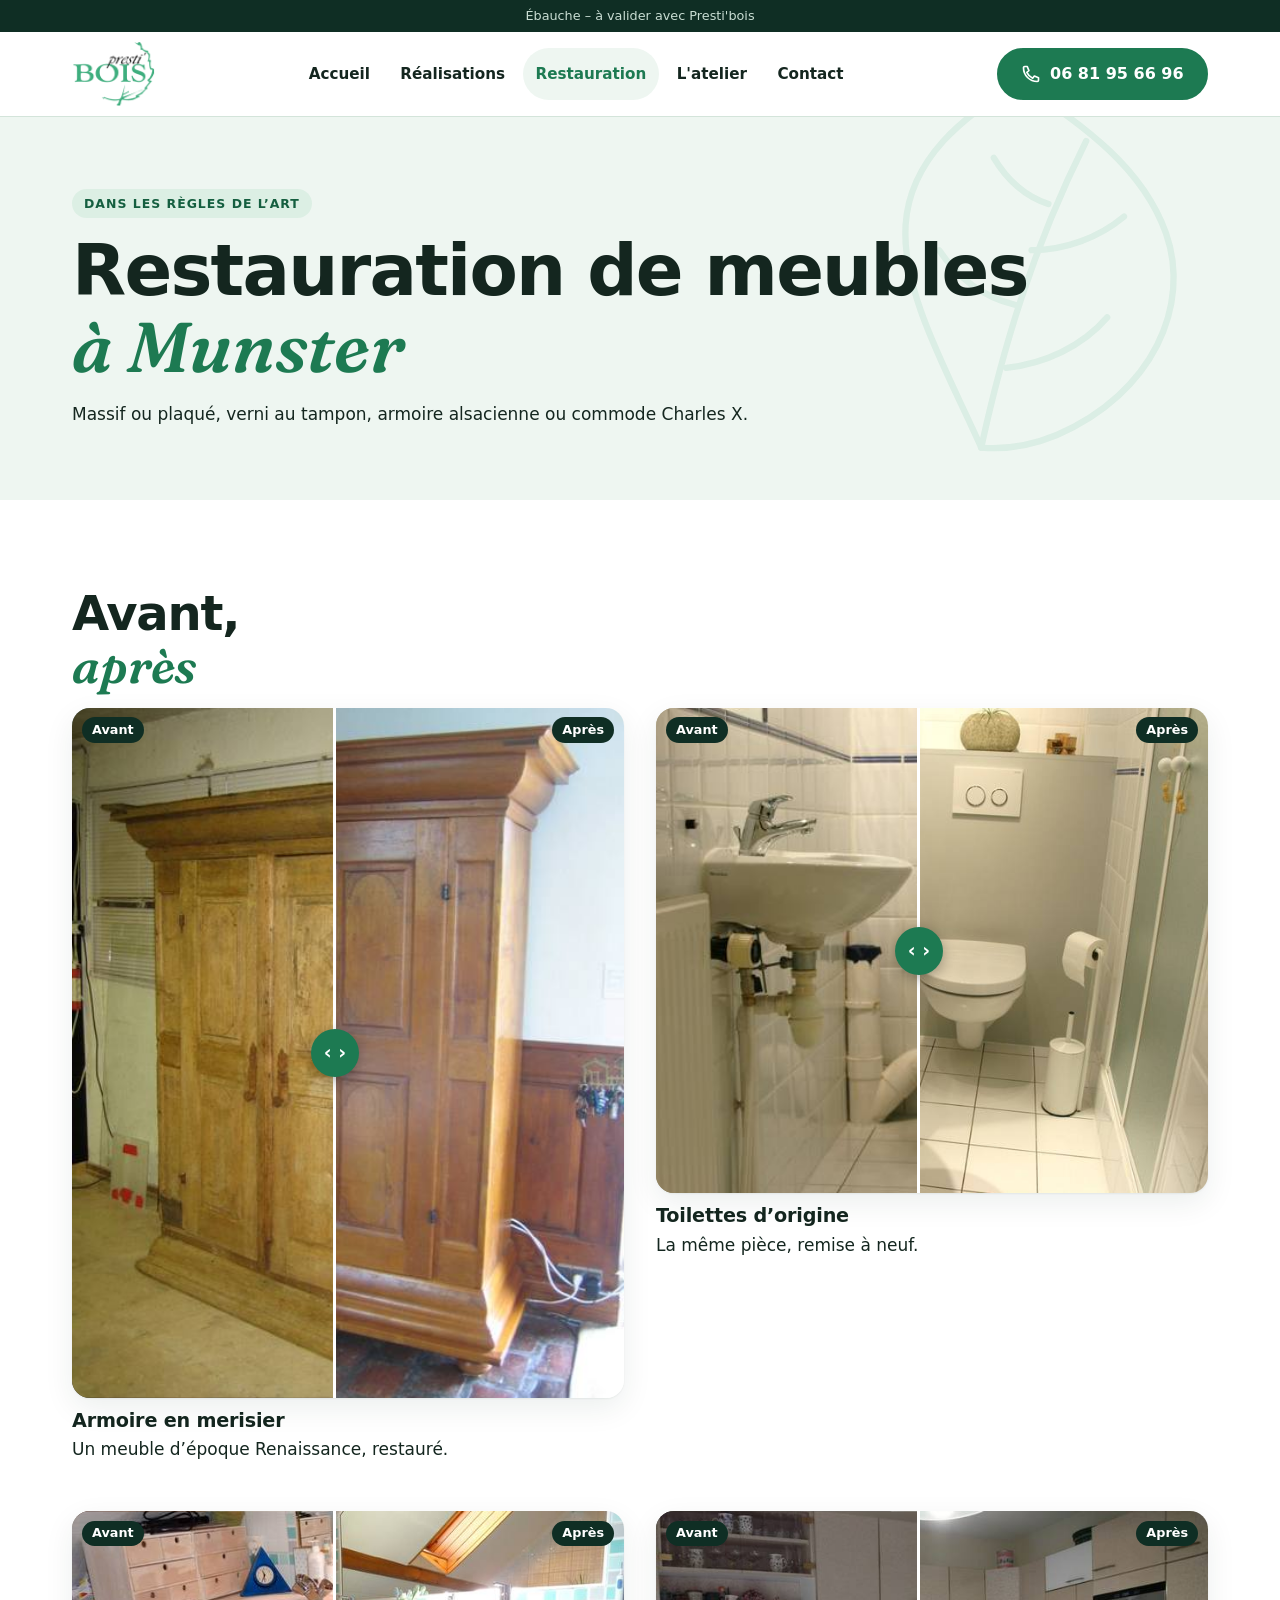
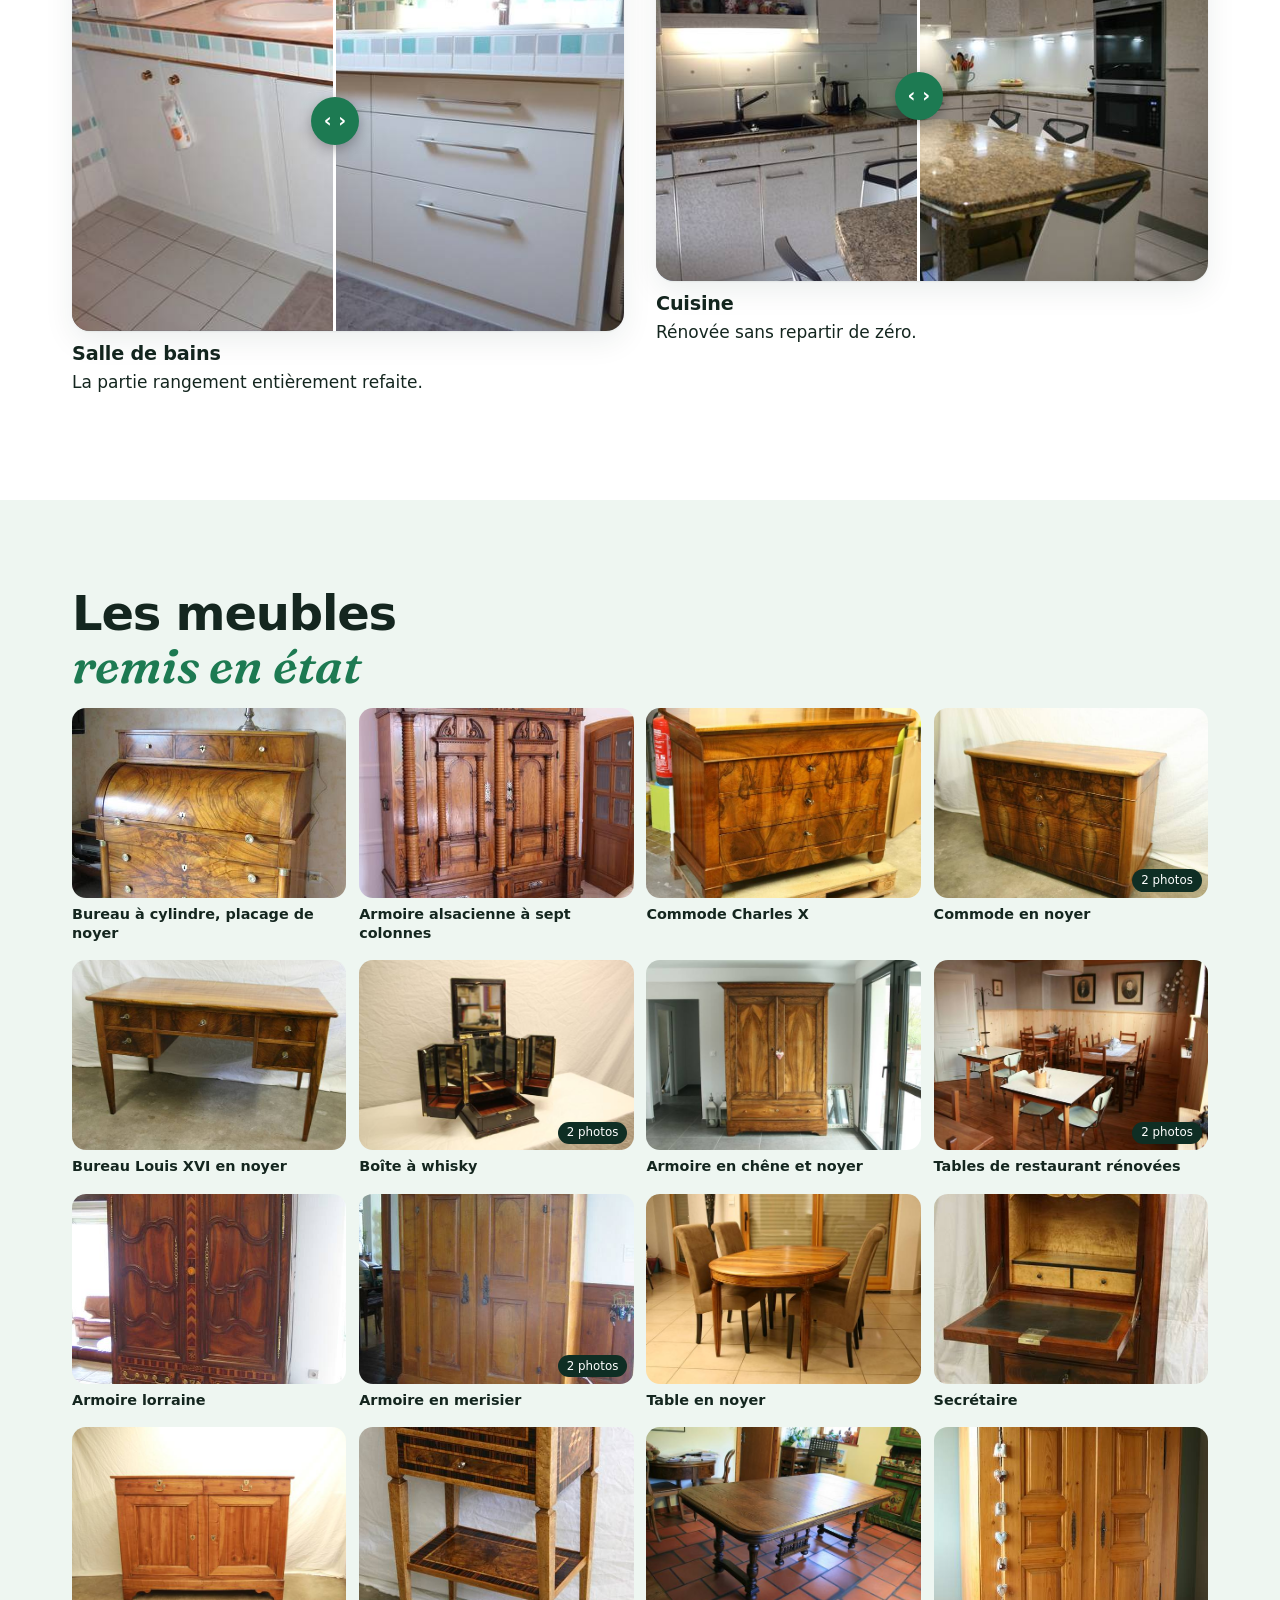
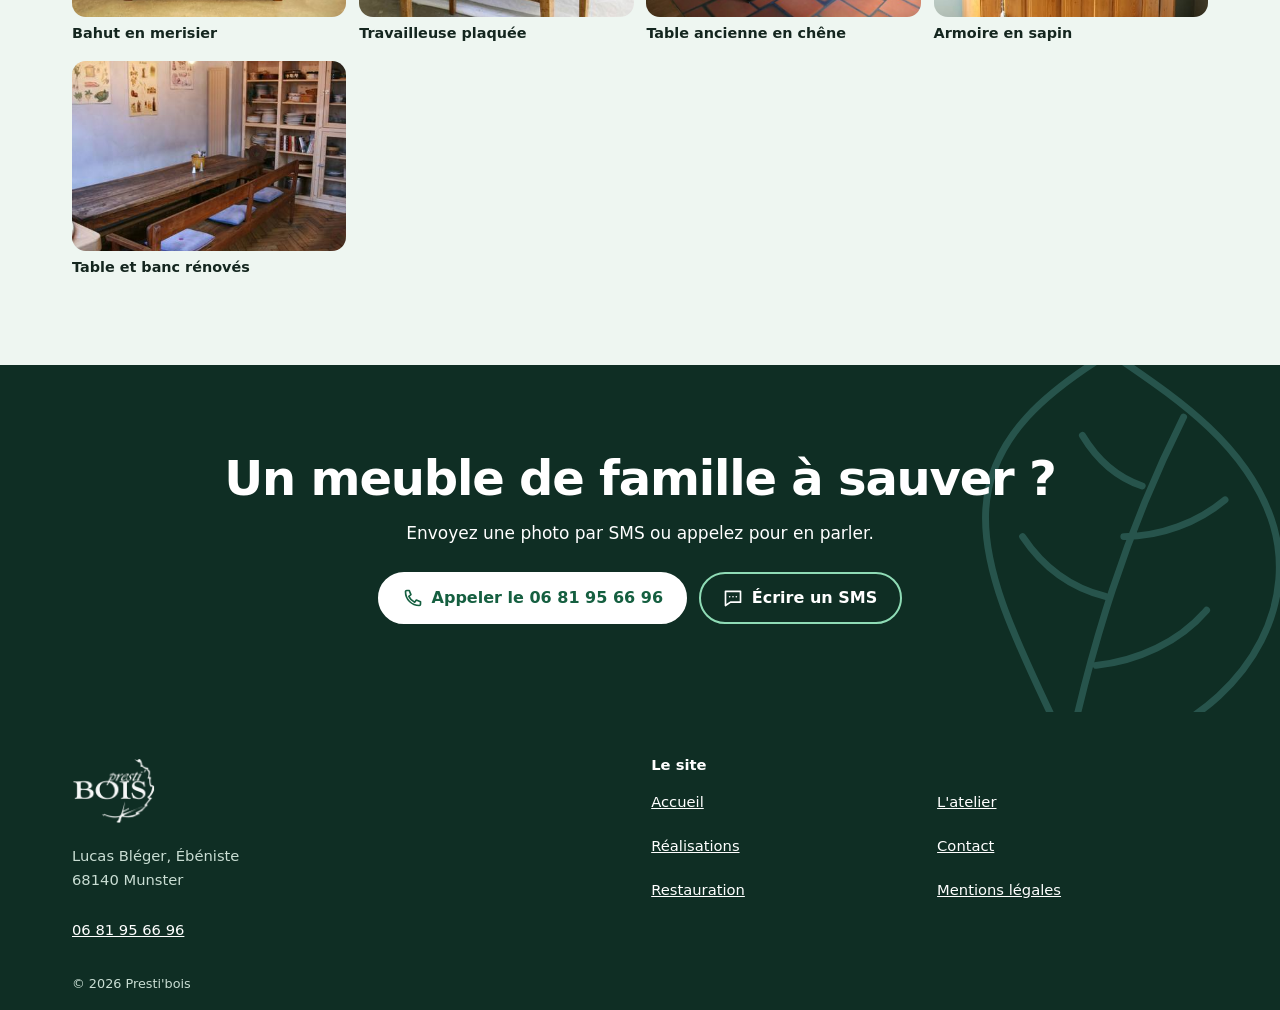
<file: restauration.html>
<!DOCTYPE html>
<html lang="fr">
<head>
  <meta charset="utf-8">
  <meta name="viewport" content="width=device-width, initial-scale=1">
  
  <title>Restauration de meubles anciens à Munster | Presti&#x27;bois</title>
  <meta name="description" content="Armoires alsaciennes, commodes, secrétaires, tables : restauration de meubles anciens par Presti&#x27;bois à Munster. Photos avant et après.">
  <meta name="robots" content="noindex, nofollow">
  <link rel="canonical" href="https://sneaqix.github.io/prestibois-site/restauration.html">
  <meta property="og:type" content="website">
  <meta property="og:locale" content="fr_FR">
  <meta property="og:title" content="Restauration de meubles anciens à Munster | Presti&#x27;bois">
  <meta property="og:description" content="Armoires alsaciennes, commodes, secrétaires, tables : restauration de meubles anciens par Presti&#x27;bois à Munster. Photos avant et après.">
  <meta property="og:url" content="https://sneaqix.github.io/prestibois-site/restauration.html">
  <meta property="og:image" content="https://sneaqix.github.io/prestibois-site/photos/partage.jpg">
  <meta name="theme-color" content="#0f2e24">
  <link rel="icon" href="assets/img/favicon.svg" type="image/svg+xml">
  <!-- Police hébergée avec le site : aucune requête vers Google -->
  <link rel="preload" href="assets/fonts/fraunces-600-italic.woff2" as="font" type="font/woff2" crossorigin>
  <link rel="stylesheet" href="assets/css/style.css?v=8c0f5561">
  <style>
    :root {
      --nuit: #0f2e24;
      --action: #1d7a52;
      --papier: #ffffff;
    }
  </style>
  
  <script>document.documentElement.classList.add('js');</script>
  <script src="assets/js/main.js?v=21047d55" defer></script>
</head>
<body class="page-restauration">
  <a class="evitement" href="#contenu">Aller au contenu</a>
  <p class="bandeau">Ébauche – à valider avec Presti'bois</p>
  <header class="entete">
    <div class="large entete__ligne">
      <a class="marque" href="index.html"><img src="assets/img/logo.png" width="172" height="132" alt="Presti'bois, ébénisterie à Munster"></a>
      <button class="menu-bouton" type="button" aria-expanded="false" aria-controls="menu">Menu</button>
      <nav class="menu" id="menu" aria-label="Menu principal">
        <ul>
          <li><a href="index.html">Accueil</a></li>
<li><a href="realisations.html">Réalisations</a></li>
<li><a href="restauration.html" aria-current="page">Restauration</a></li>
<li><a href="atelier.html">L&#x27;atelier</a></li>
<li><a href="contact.html">Contact</a></li>
        </ul>
      </nav>
      <a class="bouton bouton--action entete__tel" href="tel:+33681956696" aria-label="Appeler le 06 81 95 66 96"><svg class="icone" aria-hidden="true" focusable="false" viewBox="0 0 24 24" width="20" height="20" fill="none" stroke="currentColor" stroke-width="2" stroke-linecap="round" stroke-linejoin="round"><path d="M7.5 3h-3A1.5 1.5 0 0 0 3 4.5 16.5 16.5 0 0 0 19.5 21a1.5 1.5 0 0 0 1.5-1.5v-3l-5-2-2 2.5a14 14 0 0 1-7-7l2.5-2z"/></svg>06 81 95 66 96</a>
    </div>
  </header>

  <main id="contenu" tabindex="-1">
    <section class="titre-page">
  <div class="large">
    <p class="surtitre">Dans les règles de l’art</p>
    <h1>Restauration de meubles <em>à Munster</em></h1>
    <p>Massif ou plaqué, verni au tampon, armoire alsacienne ou commode Charles X.</p>
  </div>
</section>

<section class="section">
  <div class="large">
    <h2>Avant, <em>après</em></h2>
    <ul class="comparaisons">
      <li><div class="comparer" data-titre="Armoire en merisier" style="--ratio: 125%"><figure class="comparer__apres"><img src="photos/petit/armoire-en-merisier-d-epoque-renaissance-075.jpg" srcset="photos/petit/armoire-en-merisier-d-epoque-renaissance-075.jpg 480w, photos/grand/armoire-en-merisier-d-epoque-renaissance-075.jpg 742w" sizes="(min-width: 900px) 33vw, 92vw" width="480" height="640" alt="Armoire en merisier : après" loading="lazy"><figcaption>Après</figcaption></figure><figure class="comparer__avant"><img src="photos/petit/armoire-en-merisier-d-epoque-renaissance-074.jpg" srcset="photos/petit/armoire-en-merisier-d-epoque-renaissance-074.jpg 480w, photos/grand/armoire-en-merisier-d-epoque-renaissance-074.jpg 742w" sizes="(min-width: 900px) 33vw, 92vw" width="480" height="640" alt="Armoire en merisier : avant" loading="lazy"><figcaption>Avant</figcaption></figure></div><h3>Armoire en merisier</h3><p>Un meuble d’époque Renaissance, restauré.</p></li>
<li><div class="comparer" data-titre="Toilettes d’origine" style="--ratio: 88%"><figure class="comparer__apres"><img src="photos/petit/toilettes-a-neuf-132.jpg" srcset="photos/petit/toilettes-a-neuf-132.jpg 640w, photos/grand/toilettes-a-neuf-132.jpg 1400w" sizes="(min-width: 900px) 33vw, 92vw" width="640" height="564" alt="Toilettes d’origine : après" loading="lazy"><figcaption>Après</figcaption></figure><figure class="comparer__avant"><img src="photos/petit/toilettes-d-origine-131.jpg" srcset="photos/petit/toilettes-d-origine-131.jpg 473w, photos/grand/toilettes-d-origine-131.jpg 732w" sizes="(min-width: 900px) 33vw, 92vw" width="473" height="640" alt="Toilettes d’origine : avant" loading="lazy"><figcaption>Avant</figcaption></figure></div><h3>Toilettes d’origine</h3><p>La même pièce, remise à neuf.</p></li>
<li><div class="comparer" data-titre="Salle de bains" style="--ratio: 76%"><figure class="comparer__apres"><img src="photos/petit/refection-de-la-partie-rangement-127.jpg" srcset="photos/petit/refection-de-la-partie-rangement-127.jpg 640w, photos/grand/refection-de-la-partie-rangement-127.jpg 1400w" sizes="(min-width: 900px) 33vw, 92vw" width="640" height="484" alt="Salle de bains : après" loading="lazy"><figcaption>Après</figcaption></figure><figure class="comparer__avant"><img src="photos/petit/des-salles-de-bains-126.jpg" srcset="photos/petit/des-salles-de-bains-126.jpg 640w, photos/grand/des-salles-de-bains-126.jpg 990w" sizes="(min-width: 900px) 33vw, 92vw" width="640" height="425" alt="Salle de bains : avant" loading="lazy"><figcaption>Avant</figcaption></figure></div><h3>Salle de bains</h3><p>La partie rangement entièrement refaite.</p></li>
<li><div class="comparer" data-titre="Cuisine" style="--ratio: 67%"><figure class="comparer__apres"><img src="photos/petit/renovation-cuisine-030.jpg" srcset="photos/petit/renovation-cuisine-030.jpg 640w, photos/grand/renovation-cuisine-030.jpg 1400w" sizes="(min-width: 900px) 33vw, 92vw" width="640" height="427" alt="Cuisine : après" loading="lazy"><figcaption>Après</figcaption></figure><figure class="comparer__avant"><img src="photos/petit/renovation-cuisine-029.jpg" srcset="photos/petit/renovation-cuisine-029.jpg 640w, photos/grand/renovation-cuisine-029.jpg 990w" sizes="(min-width: 900px) 33vw, 92vw" width="640" height="478" alt="Cuisine : avant" loading="lazy"><figcaption>Avant</figcaption></figure></div><h3>Cuisine</h3><p>Rénovée sans repartir de zéro.</p></li>
    </ul>
  </div>
</section>

<section class="section section--sable">
  <div class="large">
    <h2>Les meubles <em>remis en état</em></h2>
    <ul class="galerie">
      <li class="chantier" data-famille="restauration" data-bois="noyer"><a href="photos/grand/bureau-a-cylindre-placage-de-noyer-072.jpg" data-serie="[&quot;photos/grand/bureau-a-cylindre-placage-de-noyer-072.jpg&quot;]" data-titre="Bureau à cylindre, placage de noyer"><span class="chantier__cadre"><img src="photos/petit/bureau-a-cylindre-placage-de-noyer-072.jpg" srcset="photos/petit/bureau-a-cylindre-placage-de-noyer-072.jpg 480w, photos/grand/bureau-a-cylindre-placage-de-noyer-072.jpg 1050w" sizes="(min-width: 900px) 350px, 46vw" width="480" height="640" alt="Bureau à cylindre, placage de noyer" loading="lazy"></span><span class="chantier__titre">Bureau à cylindre, placage de noyer</span></a></li>
<li class="chantier" data-famille="restauration" data-bois=""><a href="photos/grand/armoire-7-colonnes-alsacienne-084.jpg" data-serie="[&quot;photos/grand/armoire-7-colonnes-alsacienne-084.jpg&quot;]" data-titre="Armoire alsacienne à sept colonnes"><span class="chantier__cadre"><img src="photos/petit/armoire-7-colonnes-alsacienne-084.jpg" srcset="photos/petit/armoire-7-colonnes-alsacienne-084.jpg 426w, photos/grand/armoire-7-colonnes-alsacienne-084.jpg 933w" sizes="(min-width: 900px) 350px, 46vw" width="426" height="640" alt="Armoire alsacienne à sept colonnes" loading="lazy"></span><span class="chantier__titre">Armoire alsacienne à sept colonnes</span></a></li>
<li class="chantier" data-famille="restauration" data-bois=""><a href="photos/grand/commode-charles-x-071.jpg" data-serie="[&quot;photos/grand/commode-charles-x-071.jpg&quot;]" data-titre="Commode Charles X"><span class="chantier__cadre"><img src="photos/petit/commode-charles-x-071.jpg" srcset="photos/petit/commode-charles-x-071.jpg 640w, photos/grand/commode-charles-x-071.jpg 990w" sizes="(min-width: 900px) 350px, 46vw" width="640" height="495" alt="Commode Charles X" loading="lazy"></span><span class="chantier__titre">Commode Charles X</span></a></li>
<li class="chantier" data-famille="restauration" data-bois="noyer"><a href="photos/grand/commode-en-noyer-082.jpg" data-serie="[&quot;photos/grand/commode-en-noyer-082.jpg&quot;, &quot;photos/grand/commode-en-noyer-085.jpg&quot;]" data-titre="Commode en noyer"><span class="chantier__cadre"><img src="photos/petit/commode-en-noyer-082.jpg" srcset="photos/petit/commode-en-noyer-082.jpg 640w, photos/grand/commode-en-noyer-082.jpg 990w" sizes="(min-width: 900px) 350px, 46vw" width="640" height="499" alt="Commode en noyer" loading="lazy"><span class="chantier__nombre">2 photos</span></span><span class="chantier__titre">Commode en noyer</span></a></li>
<li class="chantier" data-famille="restauration" data-bois="noyer"><a href="photos/grand/bureau-en-noyer-louis-xvi-073.jpg" data-serie="[&quot;photos/grand/bureau-en-noyer-louis-xvi-073.jpg&quot;]" data-titre="Bureau Louis XVI en noyer"><span class="chantier__cadre"><img src="photos/petit/bureau-en-noyer-louis-xvi-073.jpg" srcset="photos/petit/bureau-en-noyer-louis-xvi-073.jpg 640w, photos/grand/bureau-en-noyer-louis-xvi-073.jpg 1400w" sizes="(min-width: 900px) 350px, 46vw" width="640" height="451" alt="Bureau Louis XVI en noyer" loading="lazy"></span><span class="chantier__titre">Bureau Louis XVI en noyer</span></a></li>
<li class="chantier" data-famille="restauration" data-bois=""><a href="photos/grand/boite-a-whisky-087.jpg" data-serie="[&quot;photos/grand/boite-a-whisky-087.jpg&quot;, &quot;photos/grand/boite-a-whisky-086.jpg&quot;]" data-titre="Boîte à whisky"><span class="chantier__cadre"><img src="photos/petit/boite-a-whisky-087.jpg" srcset="photos/petit/boite-a-whisky-087.jpg 640w, photos/grand/boite-a-whisky-087.jpg 1400w" sizes="(min-width: 900px) 350px, 46vw" width="640" height="427" alt="Boîte à whisky" loading="lazy"><span class="chantier__nombre">2 photos</span></span><span class="chantier__titre">Boîte à whisky</span></a></li>
<li class="chantier" data-famille="restauration" data-bois="noyer"><a href="photos/grand/armoire-en-chene-et-noyer-079.jpg" data-serie="[&quot;photos/grand/armoire-en-chene-et-noyer-079.jpg&quot;]" data-titre="Armoire en chêne et noyer"><span class="chantier__cadre"><img src="photos/petit/armoire-en-chene-et-noyer-079.jpg" srcset="photos/petit/armoire-en-chene-et-noyer-079.jpg 640w, photos/grand/armoire-en-chene-et-noyer-079.jpg 1400w" sizes="(min-width: 900px) 350px, 46vw" width="640" height="427" alt="Armoire en chêne et noyer" loading="lazy"></span><span class="chantier__titre">Armoire en chêne et noyer</span></a></li>
<li class="chantier" data-famille="restauration" data-bois=""><a href="photos/grand/tables-renovees-pour-un-restaurant-080.jpg" data-serie="[&quot;photos/grand/tables-renovees-pour-un-restaurant-080.jpg&quot;, &quot;photos/grand/tables-renovees-pour-un-restaurant-077.jpg&quot;]" data-titre="Tables de restaurant rénovées"><span class="chantier__cadre"><img src="photos/petit/tables-renovees-pour-un-restaurant-080.jpg" srcset="photos/petit/tables-renovees-pour-un-restaurant-080.jpg 640w, photos/grand/tables-renovees-pour-un-restaurant-080.jpg 1400w" sizes="(min-width: 900px) 350px, 46vw" width="640" height="427" alt="Tables de restaurant rénovées" loading="lazy"><span class="chantier__nombre">2 photos</span></span><span class="chantier__titre">Tables de restaurant rénovées</span></a></li>
<li class="chantier" data-famille="restauration" data-bois=""><a href="photos/grand/armoire-lorraine-070.jpg" data-serie="[&quot;photos/grand/armoire-lorraine-070.jpg&quot;]" data-titre="Armoire lorraine"><span class="chantier__cadre"><img src="photos/petit/armoire-lorraine-070.jpg" srcset="photos/petit/armoire-lorraine-070.jpg 480w, photos/grand/armoire-lorraine-070.jpg 1050w" sizes="(min-width: 900px) 350px, 46vw" width="480" height="640" alt="Armoire lorraine" loading="lazy"></span><span class="chantier__titre">Armoire lorraine</span></a></li>
<li class="chantier" data-famille="restauration" data-bois="merisier"><a href="photos/grand/armoire-en-merisier-d-epoque-renaissance-075.jpg" data-serie="[&quot;photos/grand/armoire-en-merisier-d-epoque-renaissance-075.jpg&quot;, &quot;photos/grand/armoire-en-merisier-d-epoque-renaissance-074.jpg&quot;]" data-titre="Armoire en merisier"><span class="chantier__cadre"><img src="photos/petit/armoire-en-merisier-d-epoque-renaissance-075.jpg" srcset="photos/petit/armoire-en-merisier-d-epoque-renaissance-075.jpg 480w, photos/grand/armoire-en-merisier-d-epoque-renaissance-075.jpg 742w" sizes="(min-width: 900px) 350px, 46vw" width="480" height="640" alt="Armoire en merisier" loading="lazy"><span class="chantier__nombre">2 photos</span></span><span class="chantier__titre">Armoire en merisier</span></a></li>
<li class="chantier" data-famille="restauration" data-bois="noyer"><a href="photos/grand/table-noyer-069.jpg" data-serie="[&quot;photos/grand/table-noyer-069.jpg&quot;]" data-titre="Table en noyer"><span class="chantier__cadre"><img src="photos/petit/table-noyer-069.jpg" srcset="photos/petit/table-noyer-069.jpg 640w, photos/grand/table-noyer-069.jpg 1400w" sizes="(min-width: 900px) 350px, 46vw" width="640" height="427" alt="Table en noyer" loading="lazy"></span><span class="chantier__titre">Table en noyer</span></a></li>
<li class="chantier" data-famille="restauration" data-bois=""><a href="photos/grand/secretaire-067.jpg" data-serie="[&quot;photos/grand/secretaire-067.jpg&quot;]" data-titre="Secrétaire"><span class="chantier__cadre"><img src="photos/petit/secretaire-067.jpg" srcset="photos/petit/secretaire-067.jpg 407w, photos/grand/secretaire-067.jpg 630w" sizes="(min-width: 900px) 350px, 46vw" width="407" height="640" alt="Secrétaire" loading="lazy"></span><span class="chantier__titre">Secrétaire</span></a></li>
<li class="chantier" data-famille="restauration" data-bois="merisier"><a href="photos/grand/bahut-en-merisier-088.jpg" data-serie="[&quot;photos/grand/bahut-en-merisier-088.jpg&quot;]" data-titre="Bahut en merisier"><span class="chantier__cadre"><img src="photos/petit/bahut-en-merisier-088.jpg" srcset="photos/petit/bahut-en-merisier-088.jpg 640w, photos/grand/bahut-en-merisier-088.jpg 1400w" sizes="(min-width: 900px) 350px, 46vw" width="640" height="427" alt="Bahut en merisier" loading="lazy"></span><span class="chantier__titre">Bahut en merisier</span></a></li>
<li class="chantier" data-famille="restauration" data-bois=""><a href="photos/grand/travailleuse-plaquee-076.jpg" data-serie="[&quot;photos/grand/travailleuse-plaquee-076.jpg&quot;]" data-titre="Travailleuse plaquée"><span class="chantier__cadre"><img src="photos/petit/travailleuse-plaquee-076.jpg" srcset="photos/petit/travailleuse-plaquee-076.jpg 462w, photos/grand/travailleuse-plaquee-076.jpg 714w" sizes="(min-width: 900px) 350px, 46vw" width="462" height="640" alt="Travailleuse plaquée" loading="lazy"></span><span class="chantier__titre">Travailleuse plaquée</span></a></li>
<li class="chantier" data-famille="restauration" data-bois="chene"><a href="photos/grand/restaurationd-une-table-en-chene-078.jpg" data-serie="[&quot;photos/grand/restaurationd-une-table-en-chene-078.jpg&quot;]" data-titre="Table ancienne en chêne"><span class="chantier__cadre"><img src="photos/petit/restaurationd-une-table-en-chene-078.jpg" srcset="photos/petit/restaurationd-une-table-en-chene-078.jpg 640w, photos/grand/restaurationd-une-table-en-chene-078.jpg 1400w" sizes="(min-width: 900px) 350px, 46vw" width="640" height="427" alt="Table ancienne en chêne" loading="lazy"></span><span class="chantier__titre">Table ancienne en chêne</span></a></li>
<li class="chantier" data-famille="restauration" data-bois="sapin"><a href="photos/grand/armoire-sapin-068.jpg" data-serie="[&quot;photos/grand/armoire-sapin-068.jpg&quot;]" data-titre="Armoire en sapin"><span class="chantier__cadre"><img src="photos/petit/armoire-sapin-068.jpg" srcset="photos/petit/armoire-sapin-068.jpg 469w, photos/grand/armoire-sapin-068.jpg 726w" sizes="(min-width: 900px) 350px, 46vw" width="469" height="640" alt="Armoire en sapin" loading="lazy"></span><span class="chantier__titre">Armoire en sapin</span></a></li>
<li class="chantier" data-famille="restauration" data-bois=""><a href="photos/grand/table-et-banc-renove-pour-un-restaurant-081.jpg" data-serie="[&quot;photos/grand/table-et-banc-renove-pour-un-restaurant-081.jpg&quot;]" data-titre="Table et banc rénovés"><span class="chantier__cadre"><img src="photos/petit/table-et-banc-renove-pour-un-restaurant-081.jpg" srcset="photos/petit/table-et-banc-renove-pour-un-restaurant-081.jpg 426w, photos/grand/table-et-banc-renove-pour-un-restaurant-081.jpg 933w" sizes="(min-width: 900px) 350px, 46vw" width="426" height="640" alt="Table et banc rénovés" loading="lazy"></span><span class="chantier__titre">Table et banc rénovés</span></a></li>
    </ul>
  </div>
</section>

<section class="section section--nuit appel">
  <div class="large">
    <h2>Un meuble de famille à sauver ?</h2>
    <p>Envoyez une photo par SMS ou appelez pour en parler.</p>
    <div class="boutons">
      <a class="bouton bouton--clair" href="tel:+33681956696"><svg class="icone" aria-hidden="true" focusable="false" viewBox="0 0 24 24" width="20" height="20" fill="none" stroke="currentColor" stroke-width="2" stroke-linecap="round" stroke-linejoin="round"><path d="M7.5 3h-3A1.5 1.5 0 0 0 3 4.5 16.5 16.5 0 0 0 19.5 21a1.5 1.5 0 0 0 1.5-1.5v-3l-5-2-2 2.5a14 14 0 0 1-7-7l2.5-2z"/></svg><span>Appeler le <span class="numero">06 81 95 66 96</span></span></a>
      <a class="bouton bouton--contour" href="sms:+33681956696?&amp;body=Bonjour%2C%20j%27ai%20vu%20le%20site%20Presti%27bois.%20J%27aimerais%20parler%20d%27un%20projet%20%3A%20"><svg class="icone" aria-hidden="true" focusable="false" viewBox="0 0 24 24" width="20" height="20" fill="none" stroke="currentColor" stroke-width="2" stroke-linecap="round" stroke-linejoin="round"><path d="M3 4h18v13H9l-6 4zM8 10.5h.01M12 10.5h.01M16 10.5h.01"/></svg>Écrire un SMS</a>
    </div>
  </div>
</section>

  </main>

  <footer class="pied">
    <div class="large pied__grille">
      <div>
        <p class="marque"><img src="assets/img/logo-blanc.png" width="172" height="132" alt="Presti'bois"></p>
        <p>Lucas Bléger, Ébéniste<br>68140 Munster</p>
        <a href="tel:+33681956696">06 81 95 66 96</a>
      </div>
      <div>
        <p class="pied__titre">Le site</p>
        <ul class="pied__liens">
          <li><a href="index.html">Accueil</a></li>
<li><a href="realisations.html">Réalisations</a></li>
<li><a href="restauration.html" aria-current="page">Restauration</a></li>
<li><a href="atelier.html">L&#x27;atelier</a></li>
<li><a href="contact.html">Contact</a></li>
          <li><a href="mentions-legales.html">Mentions légales</a></li>
        </ul>
      </div>
    </div>
    <p class="large pied__fin">© 2026 Presti&#x27;bois</p>
  </footer>

  <div class="barre">
    <a class="bouton bouton--action" href="tel:+33681956696"><svg class="icone" aria-hidden="true" focusable="false" viewBox="0 0 24 24" width="20" height="20" fill="none" stroke="currentColor" stroke-width="2" stroke-linecap="round" stroke-linejoin="round"><path d="M7.5 3h-3A1.5 1.5 0 0 0 3 4.5 16.5 16.5 0 0 0 19.5 21a1.5 1.5 0 0 0 1.5-1.5v-3l-5-2-2 2.5a14 14 0 0 1-7-7l2.5-2z"/></svg>Appeler</a>
    <a class="bouton bouton--trait" href="sms:+33681956696?&amp;body=Bonjour%2C%20j%27ai%20vu%20le%20site%20Presti%27bois.%20J%27aimerais%20parler%20d%27un%20projet%20%3A%20"><svg class="icone" aria-hidden="true" focusable="false" viewBox="0 0 24 24" width="20" height="20" fill="none" stroke="currentColor" stroke-width="2" stroke-linecap="round" stroke-linejoin="round"><path d="M3 4h18v13H9l-6 4zM8 10.5h.01M12 10.5h.01M16 10.5h.01"/></svg>SMS</a>
  </div>
</body>
</html>
</file>
<file: assets/css/style.css>
/* ==========================================================================
   STYLE DE PRESTI'BOIS
   --------------------------------------------------------------------------
   Mobile d'abord. Thème tiré du logo : le vert de la feuille, beaucoup de blanc,
   des titres nets et l'italique à empattements de « presti' » pour les accents.
   Pas de color-mix : des couleurs simples, comprises par les vieux téléphones.

     1. Variables et police      6. Avant / après
     2. Base et boutons          7. Fabrication
     3. En-tête, menu            8. Contact, textes
     4. Accueil                  9. Pied, barre du bas
     5. Galerie, visionneuse    10. Grand écran
                                11. Animations
   ========================================================================== */

/* 1. VARIABLES ET POLICE ---------------------------------------------------- */
:root {
  --logo: #38a878;                 /* le vert exact du logo : décor seulement (2,98:1 sur blanc) */
  --action: #1d7a52;               /* vert foncé : boutons et liens, 5,31:1 sur blanc */
  --action-fonce: #155f40;
  --nuit: #0f2e24;                 /* vert presque noir : sections sombres */
  --clair: #8fdcb6;                /* vert clair : accents sur fond sombre, 9,11:1 */
  --papier: #ffffff;
  --teinte: #eef6f1;               /* blanc teinté de vert */
  --texte: #14261f;
  --doux: #4a5d55;
  --trait: #d3e4da;
  --rayon: 18px;
  --ombre: 0 1px 2px rgba(15, 46, 36, 0.06), 0 10px 30px rgba(15, 46, 36, 0.08);
  --titres: system-ui, -apple-system, "Segoe UI", Roboto, Arial, sans-serif;
  --italique: "Fraunces", Georgia, "Times New Roman", serif;
  --marge: 1.25rem;
  --barre: 70px;
}
/* L'italique à empattements rappelle « presti' » du logo */
@font-face {
  font-family: "Fraunces";
  src: url("../fonts/fraunces-600-italic.woff2") format("woff2");
  font-weight: 600;
  font-style: italic;
  font-display: swap;
}

/* 2. BASE ET BOUTONS -------------------------------------------------------- */
*, *::before, *::after { box-sizing: border-box; }
html {
  font-family: system-ui, -apple-system, "Segoe UI", Roboto, Arial, sans-serif;
  color: var(--texte);
  background: var(--papier);
  line-height: 1.6;
  scroll-padding-top: 90px;
  scroll-padding-bottom: calc(var(--barre) + 12px);
  -webkit-text-size-adjust: 100%;
}
body { margin: 0; padding-bottom: var(--barre); font-size: 1.0625rem; }
[hidden] { display: none !important; }
img { display: block; max-width: 100%; height: auto; }
a { color: var(--action); }
p { margin: 0 0 1rem; }
ul, ol { margin: 0; padding: 0; list-style: none; }
figure { margin: 0; }
h1, h2, h3 {
  margin: 0 0 1rem;
  font-family: var(--titres);
  font-weight: 800;
  line-height: 1.08;
  letter-spacing: -0.025em;
  text-wrap: balance;
}
h1 { font-size: clamp(2.3rem, 9.5vw, 4.4rem); }
h2 { font-size: clamp(1.85rem, 6vw, 3rem); }
h3 { margin-bottom: 0.3rem; font-size: 1.2rem; letter-spacing: -0.01em; }
h1 em, h2 em {
  display: block;
  color: var(--action);
  font-family: var(--italique);
  font-weight: 600;
  letter-spacing: 0;
}
:focus-visible { outline: 3px solid var(--texte); outline-offset: 3px; }
.section--nuit :focus-visible, .pied :focus-visible { outline-color: #fff; }
main:focus { outline: 0; }

.large { width: 100%; max-width: 1200px; margin: 0 auto; padding-left: var(--marge); padding-right: var(--marge); }
.section { padding-top: 3.5rem; padding-bottom: 3.5rem; }
.section--serree { padding-top: 1.75rem; }
.section--sable, .titre-page { background: var(--teinte); }
.section--nuit { position: relative; overflow: hidden; background: var(--nuit); color: #fff; }
.section--nuit em, .section--nuit .surtitre { color: var(--clair); }
/* La feuille du logo, au trait, en filigrane des grandes zones */
.section--nuit::before, .hero::before, .titre-page::before {
  content: "";
  position: absolute;
  top: -40px;
  right: -60px;
  width: 300px;
  height: 300px;
  background: url("../img/feuille.svg") no-repeat center / contain;
  opacity: 0.1;
  pointer-events: none;
}
.section--nuit::before { opacity: 0.18; filter: brightness(2.6); }
.section--nuit > *, .hero > *, .titre-page > * { position: relative; }
.titre-page { position: relative; overflow: hidden; padding: 2.6rem 0; }
.titre-page p:last-child { margin-bottom: 0; }
.surtitre {
  display: inline-block;
  margin-bottom: 0.9rem;
  padding: 0.3rem 0.75rem;
  border-radius: 99px;
  background: #dcefe4;
  color: var(--action-fonce);
  font-size: 0.78rem;
  font-weight: 700;
  letter-spacing: 0.08em;
  text-transform: uppercase;
}
.section--nuit .surtitre { background: #1b4a3a; }
.petit { margin-top: 0.8rem; color: var(--doux); font-size: 0.88rem; line-height: 1.5; }
.visuellement-cache { position: absolute; width: 1px; height: 1px; overflow: hidden; clip-path: inset(50%); white-space: nowrap; }
.icone { flex-shrink: 0; }
.numero { white-space: nowrap; }

.boutons { display: flex; flex-direction: column; gap: 0.7rem; margin-top: 1.5rem; }
.bouton {
  display: inline-flex;
  align-items: center;
  justify-content: center;
  gap: 0.55rem;
  min-height: 52px;
  padding: 0.7rem 1.4rem;
  border: 2px solid transparent;
  border-radius: 99px;
  background: transparent;
  font: 700 1rem/1.25 system-ui, -apple-system, "Segoe UI", Roboto, Arial, sans-serif;
  text-align: center;
  text-decoration: none;
  cursor: pointer;
}
.bouton--action { border-color: var(--action); background: var(--action); color: #fff; box-shadow: 0 6px 18px rgba(29, 122, 82, 0.28); }
.bouton--action:hover { border-color: var(--action-fonce); background: var(--action-fonce); }
.bouton--trait { border-color: var(--action); background: #fff; color: var(--action-fonce); }
.bouton--trait:hover { background: var(--teinte); }
.bouton--contour { border-color: var(--action); color: var(--action-fonce); }
.bouton--contour:hover { background: #fff; }
.bouton--clair { border-color: #fff; background: #fff; color: var(--action-fonce); }
.bouton--clair:hover { background: var(--teinte); }
.section--nuit .bouton--contour { border-color: var(--clair); color: #fff; }
.section--nuit .bouton--contour:hover { background: #1b4a3a; }
.lien { display: inline-flex; align-items: center; gap: 0.4rem; min-height: 44px; color: var(--action-fonce); font-weight: 700; }

.a-completer {
  color: inherit;
  font-weight: 400;
  text-decoration: underline dotted var(--logo) 2px;
  text-underline-offset: 0.22em;
  overflow-wrap: anywhere;
}
.section--nuit .a-completer { text-decoration-color: var(--clair); }
.evitement { position: absolute; top: -100px; left: 0.5rem; z-index: 99; padding: 0.7rem 1rem; background: #fff; color: var(--texte); }
.evitement:focus { top: 0.5rem; }
.bandeau { margin: 0; padding: 0.35rem 1rem; background: var(--nuit); color: #c9ddd3; font-size: 0.8rem; text-align: center; }

/* 3. EN-TÊTE, MENU ---------------------------------------------------------- */
.entete { position: relative; z-index: 30; background: rgba(255, 255, 255, 0.94); border-bottom: 1px solid var(--trait); }
/* Posée par main.js dès qu'on a un peu défilé : l'en-tête se détache de la page */
.entete.a-defile { box-shadow: 0 6px 24px rgba(15, 46, 36, 0.1); }
.js .entete { position: -webkit-sticky; position: sticky; top: 0; -webkit-backdrop-filter: blur(10px); backdrop-filter: blur(10px); }
.entete__ligne { display: flex; flex-wrap: wrap; align-items: center; justify-content: space-between; min-height: 70px; }
.marque { display: inline-flex; align-items: center; min-height: 44px; padding: 0.35rem 0; }
.marque img { width: auto; height: 54px; }
.menu { width: 100%; }
.menu a { display: flex; align-items: center; min-height: 52px; color: var(--texte); font-weight: 600; text-decoration: none; }
.menu a[aria-current] { color: var(--action); }
.menu-bouton { display: none; }
.js .menu-bouton {
  display: inline-flex;
  align-items: center;
  justify-content: center;
  min-width: 92px;
  min-height: 46px;
  border: 1px solid var(--trait);
  border-radius: 99px;
  background: #fff;
  color: var(--texte);
  font: inherit;
  font-weight: 700;
  cursor: pointer;
}
.js .menu {
  display: none;
  position: absolute;
  top: 100%;
  left: 0;
  right: 0;
  max-height: calc(100vh - 150px);
  padding: 0.5rem var(--marge) 1rem;
  overflow-y: auto;
  background: #fff;
  border-bottom: 1px solid var(--trait);
  box-shadow: 0 18px 30px rgba(15, 46, 36, 0.14);
}
.js .menu.est-ouvert { display: block; }
.js .menu a { border-bottom: 1px solid var(--teinte); }
.entete__tel { display: none; }

/* 4. ACCUEIL ---------------------------------------------------------------- */
.hero { position: relative; overflow: hidden; background: var(--teinte); }
.hero::before { top: 30px; right: -90px; width: 420px; height: 420px; opacity: 0.16; }
.hero__texte { padding-top: 2.2rem; }
.hero__accroche { color: var(--doux); font-size: 1.12rem; }
.hero__photos { position: relative; margin: 2rem 0 2.5rem; padding-bottom: 2.4rem; }
.hero__grande { width: 100%; height: 260px; border-radius: 24px; object-fit: cover; box-shadow: var(--ombre); }
.hero__detail, .hero__objet {
  position: absolute;
  bottom: 0;
  border: 5px solid #fff;
  border-radius: 16px;
  object-fit: cover;
  box-shadow: var(--ombre);
}
.hero__detail { left: 1rem; width: 38%; height: 108px; }
.hero__objet { right: 1rem; width: 30%; height: 92px; }

.metiers { display: grid; grid-template-columns: repeat(2, minmax(0, 1fr)); gap: 1rem 0.8rem; margin-top: 1.8rem; }
.metier { position: relative; overflow: hidden; border-radius: var(--rayon); background: #fff; box-shadow: var(--ombre); }
.metier img { width: 100%; height: 130px; object-fit: cover; }
.metier__texte { padding: 0.75rem 0.85rem 0.9rem; }
.metier h3 { font-size: 1.08rem; }
.metier h3 a { display: inline-block; min-height: 24px; color: var(--texte); text-decoration: none; }
.metier h3 a::after { content: ""; position: absolute; top: 0; right: 0; bottom: 0; left: 0; }
.metier h3 a:focus-visible { outline: 0; }
.metier h3 a:focus-visible::after { border-radius: var(--rayon); outline: 3px solid var(--texte); outline-offset: 3px; }
.metier p { margin: 0; color: var(--doux); font-size: 0.85rem; line-height: 1.4; }

.histoire__scenes { display: grid; gap: 1.4rem; margin-top: 1.8rem; }
.histoire img { width: 100%; height: 230px; border-radius: var(--rayon); object-fit: cover; }
.histoire figcaption { padding-top: 0.7rem; color: #c9ddd3; }
.histoire figcaption strong { display: block; color: var(--clair); font: italic 600 1.35rem var(--italique); }

.duo { display: grid; gap: 2rem; }
.nuancier { display: grid; grid-template-columns: repeat(2, minmax(0, 1fr)); gap: 1rem; margin-top: 1.6rem; }
.essence { display: block; height: 100%; overflow: hidden; border-radius: var(--rayon); background: #fff; color: var(--texte); text-decoration: none; box-shadow: var(--ombre); }
.essence img { width: 100%; height: 115px; object-fit: cover; }
.essence strong { display: block; padding: 0.7rem 0.85rem 0; font: italic 600 1.3rem var(--italique); }
.essence span { display: block; padding: 0 0.85rem 0.9rem; color: var(--doux); font-size: 0.84rem; line-height: 1.4; }

.avis { display: grid; gap: 1rem; margin: 1.6rem 0 1rem; }
.avis figure { position: relative; height: 100%; padding: 1.4rem; border-radius: var(--rayon); background: #fff; box-shadow: var(--ombre); }
.avis figure::before { content: "“"; position: absolute; top: 0.2rem; right: 1rem; color: var(--logo); font: italic 600 4rem/1 var(--italique); opacity: 0.45; }
.avis blockquote { margin: 0; }
.avis blockquote p { font-size: 0.98rem; }
.avis figcaption { color: var(--doux); font-size: 0.85rem; }
.appel { text-align: center; }

/* 5. GALERIE, VISIONNEUSE --------------------------------------------------- */
.filtres {
  position: relative;
  display: flex;
  gap: 0.5rem;
  margin: 0 calc(-1 * var(--marge));
  padding: 0.3rem var(--marge) 0.6rem;
  overflow-x: auto;
  scrollbar-width: none;
}
.filtres::-webkit-scrollbar { display: none; }
.filtres button {
  flex-shrink: 0;
  min-height: 44px;
  padding: 0.4rem 1rem;
  border: 1px solid var(--trait);
  border-radius: 99px;
  background: #fff;
  color: var(--texte);
  font: inherit;
  font-size: 0.92rem;
  cursor: pointer;
}
.filtres .filtre-bois { font-family: var(--italique); font-style: italic; font-weight: 600; }
.filtres button[aria-pressed="true"] { border-color: var(--action); background: var(--action); color: #fff; }
.filtres button:focus-visible { outline-offset: -4px; }
.filtres button[aria-pressed="true"]:focus-visible { outline-color: #fff; }
.filtres__bilan { margin: 0.4rem 0 0.9rem; color: var(--doux); font-size: 0.88rem; }
.galerie { display: grid; grid-template-columns: repeat(2, minmax(0, 1fr)); gap: 1.1rem 0.8rem; }
.chantier a { display: block; min-height: 44px; color: var(--texte); text-decoration: none; }
.chantier__cadre { position: relative; display: block; overflow: hidden; border-radius: 14px; background: var(--teinte); }
.chantier img { width: 100%; height: 150px; object-fit: cover; }
.chantier__nombre { position: absolute; right: 0.4rem; bottom: 0.4rem; padding: 0.1rem 0.55rem; border-radius: 99px; background: var(--nuit); color: #fff; font-size: 0.74rem; }
.chantier__titre { display: block; padding-top: 0.45rem; font-size: 0.9rem; font-weight: 700; line-height: 1.3; }
.voir-plus { width: 100%; margin-top: 1.5rem; }

.visionneuse {
  position: fixed;
  top: 0;
  left: 0;
  width: 100%;
  max-width: none;
  height: 100%;
  max-height: none;
  margin: 0;
  padding: 0;
  border: 0;
  background: #0b1d17;
  color: #fff;
}
.visionneuse[open] { display: flex; flex-direction: column; }
.visionneuse :focus-visible { outline-color: #fff; outline-offset: -3px; }
.visionneuse__haut, .visionneuse__bas { display: flex; align-items: center; justify-content: space-between; gap: 1rem; padding: 0.6rem 0.8rem; }
.visionneuse__haut p { margin: 0; font-weight: 700; }
.visionneuse__image { flex: 1; width: 100%; min-height: 0; object-fit: contain; touch-action: pan-y pinch-zoom; }
.visionneuse button {
  min-width: 52px;
  min-height: 48px;
  border: 1px solid #4b7a68;
  border-radius: 99px;
  background: transparent;
  color: #fff;
  font: inherit;
  cursor: pointer;
}
.visionneuse button:disabled { opacity: 0.35; cursor: default; }
.sans-defilement { overflow: hidden; }

/* 6. AVANT / APRÈS ---------------------------------------------------------- */
.comparaisons { display: grid; gap: 2rem; align-items: start; }
.comparer { display: grid; grid-template-columns: 1fr 1fr; gap: 0.4rem; margin-bottom: 0.8rem; }
.comparer figure { position: relative; overflow: hidden; border-radius: 14px; }
.comparer img { width: 100%; height: 190px; object-fit: cover; }
.comparer figcaption { position: absolute; top: 0.6rem; left: 0.6rem; padding: 0.15rem 0.65rem; border-radius: 99px; background: var(--nuit); color: #fff; font-size: 0.8rem; font-weight: 700; }
/* Avec JS : les deux photos l'une sur l'autre, coupées à la position du curseur */
.comparer.est-active { position: relative; display: block; overflow: hidden; padding-top: var(--ratio); border-radius: var(--rayon); box-shadow: var(--ombre); --position: 50%; }
.est-active figure { position: absolute; top: 0; right: 0; bottom: 0; left: 0; border-radius: 0; }
.est-active img { height: 100%; }
.est-active .comparer__avant {
  -webkit-clip-path: inset(0 calc(100% - var(--position)) 0 0);
  clip-path: inset(0 calc(100% - var(--position)) 0 0);
}
.est-active .comparer__apres figcaption { right: 0.6rem; left: auto; }
.comparer__trait {
  position: absolute;
  top: 0;
  bottom: 0;
  left: var(--position);
  width: 3px;
  margin-left: -1.5px;
  background: #fff;
  pointer-events: none;
}
.comparer__trait::after {
  content: "‹ ›";
  position: absolute;
  top: 50%;
  left: 50%;
  width: 48px;
  height: 48px;
  margin: -24px 0 0 -24px;
  border-radius: 50%;
  background: var(--action);
  color: #fff;
  font: 700 1.2rem/48px system-ui, sans-serif;
  text-align: center;
  box-shadow: 0 4px 14px rgba(0, 0, 0, 0.3);
}
.comparer__curseur {
  position: absolute;
  top: 0;
  left: 0;
  z-index: 2;
  width: 100%;
  height: 100%;
  margin: 0;
  opacity: 0;
  cursor: ew-resize;
  touch-action: pan-y;
}
.comparer:focus-within { outline: 3px solid var(--action); outline-offset: 3px; }

/* 7. FABRICATION ------------------------------------------------------------ */
.etapes {
  position: relative;
  display: flex;
  gap: 0.8rem;
  margin: 1.5rem calc(-1 * var(--marge)) 0;
  padding: 0.3rem var(--marge) 1.2rem;
  overflow-x: auto;
  scroll-snap-type: x mandatory;
  scroll-padding-left: var(--marge);
}
.etapes:focus-visible { outline-offset: -3px; }
.etape { flex: 0 0 84%; max-width: 420px; overflow: hidden; border-radius: var(--rayon); background: #fff; box-shadow: var(--ombre); scroll-snap-align: start; }
.etape img { width: 100%; height: 230px; object-fit: cover; }
.etape__texte { padding: 1.1rem; }
.etape__numero { margin: 0; color: var(--action); font: italic 600 1.05rem var(--italique); }
.etape__texte p:last-child { margin: 0; }

.portrait { display: grid; gap: 1.5rem; align-items: center; }
.portrait img { width: 200px; border: 6px solid #fff; border-radius: 50%; box-shadow: var(--ombre); }

/* 8. CONTACT, TEXTES -------------------------------------------------------- */
.infos { padding: 1.4rem; border-radius: var(--rayon); background: var(--teinte); }
.infos dt { color: var(--action-fonce); font-size: 0.78rem; font-weight: 700; letter-spacing: 0.08em; text-transform: uppercase; }
.infos dd { margin: 0 0 1rem; }
.infos dd:last-child { margin-bottom: 0; }
.texte { max-width: 780px; }
.texte h2 { margin-top: 1.8rem; font-size: 1.45rem; }
.texte p a { display: inline-block; min-height: 24px; }

/* 9. PIED, BARRE DU BAS ----------------------------------------------------- */
.pied { padding: 2.6rem 0 1rem; background: var(--nuit); color: #c9ddd3; font-size: 0.92rem; }
.pied .marque img { height: 64px; }
.pied a { display: inline-flex; align-items: center; min-width: 44px; min-height: 44px; color: #fff; }
.pied__titre { margin-bottom: 0.2rem; color: #fff; font-weight: 700; }
.pied__grille { display: grid; gap: 1.4rem; }
.pied__liens { columns: 2; }
.pied__liens li { break-inside: avoid; }
.pied__fin { margin-top: 1.4rem; font-size: 0.8rem; }
.barre {
  position: fixed;
  right: 0;
  bottom: 0;
  left: 0;
  z-index: 40;
  display: grid;
  grid-template-columns: 1fr 1fr;
  gap: 0.5rem;
  height: var(--barre);
  padding: 0.55rem;
  background: rgba(255, 255, 255, 0.96);
  border-top: 1px solid var(--trait);
  box-shadow: 0 -6px 20px rgba(15, 46, 36, 0.08);
}
.barre .bouton { min-height: 48px; padding: 0.3rem; box-shadow: none; white-space: nowrap; }

/* 10. GRAND ÉCRAN ----------------------------------------------------------- */
@media (min-width: 640px) {
  .boutons { flex-direction: row; flex-wrap: wrap; }
  .appel .boutons { justify-content: center; }
  .metiers, .galerie { grid-template-columns: repeat(3, minmax(0, 1fr)); }
  .metier img, .chantier img { height: 190px; }
  .histoire__scenes { grid-template-columns: repeat(3, minmax(0, 1fr)); }
  .comparaisons { grid-template-columns: repeat(2, minmax(0, 1fr)); }
  .comparaisons--une { grid-template-columns: minmax(0, 1fr); }
  .comparaisons--une li { width: 100%; max-width: 380px; margin: 0 auto; }
  .portrait { grid-template-columns: 1fr auto; }
  .pied__grille { grid-template-columns: 1fr 1fr; }
  .hero__grande { height: 360px; }
  .hero__detail, .hero__objet { height: 150px; }
  .voir-plus { width: auto; }
}

@media (min-width: 900px) {
  :root { --marge: 2rem; }
  html { scroll-padding-bottom: 12px; }
  body { padding-bottom: 0; }
  .barre, .js .menu-bouton { display: none; }
  .entete__ligne { flex-wrap: nowrap; gap: 1rem; min-height: 84px; }
  .marque img { height: 64px; }
  .menu, .js .menu { display: block; position: static; width: auto; max-height: none; padding: 0; overflow: visible; background: none; border: 0; box-shadow: none; }
  .menu ul { display: flex; gap: 0.3rem; }
  .menu a, .js .menu a { padding: 0 0.8rem; border: 0; border-radius: 99px; font-size: 0.95rem; white-space: nowrap; }
  .menu a:hover { background: var(--teinte); }
  .menu a[aria-current] { background: var(--teinte); }

  .section { padding-top: 5.5rem; padding-bottom: 5.5rem; }
  .section--serree { padding-top: 2.5rem; }
  .titre-page { padding: 4.5rem 0; }
  .titre-page::before { width: 420px; height: 420px; top: -60px; right: 4%; }
  .section--nuit::before { width: 460px; height: 460px; }
  .hero__grille { display: grid; grid-template-columns: minmax(0, 1fr) minmax(0, 1fr); gap: 3.5rem; align-items: center; }
  .hero__texte { padding: 3rem 0; }
  .hero__photos { margin: 3.5rem 0; padding-bottom: 3.5rem; }
  .hero__grande { height: 460px; }
  .hero__detail { left: -2rem; height: 170px; }
  .hero__objet { height: 140px; }
  .metier img { height: 230px; }
  .duo { grid-template-columns: minmax(0, 1fr) minmax(0, 1fr); gap: 4rem; align-items: center; }
  .nuancier { grid-template-columns: repeat(5, minmax(0, 1fr)); }
  .essence img { height: 170px; }
  .avis { grid-template-columns: repeat(3, minmax(0, 1fr)); }
  .galerie { grid-template-columns: repeat(4, minmax(0, 1fr)); }
  .filtres { flex-wrap: wrap; margin: 0; padding-left: 0; padding-right: 0; overflow: visible; }
  .portrait img { width: 300px; }

  /* Les étapes s'empilent comme des planches pendant le défilement */
  .etapes { display: block; margin: 2rem 0 0; padding: 0; overflow: visible; }
  .etape {
    position: -webkit-sticky;
    position: sticky;
    top: calc(104px + var(--rang) * 14px);
    display: grid;
    grid-template-columns: 1.4fr 1fr;
    align-items: center;
    max-width: none;
    margin-bottom: 4rem;
  }
  .etape img { height: 340px; }
  .etape__texte { padding: 2rem 3rem; }
  .etape h3 { font-size: 2.2rem; }
}
@media (min-width: 900px) and (max-width: 1099.98px) {
  .entete__tel { display: none; }
}
@media (min-width: 1100px) {
  .entete__tel { display: inline-flex; white-space: nowrap; box-shadow: none; }
}

/* 11. ANIMATIONS ----------------------------------------------------------
   Toutes ici, et seulement si le visiteur n'a pas demandé « réduire les animations ».
   Courtes (moins d'une seconde), jamais en boucle. Sans JS, rien n'est caché :
   les apparitions au défilement ne sont préparées que par main.js. */
@media (prefers-reduced-motion: no-preference) {
  .entete { transition: box-shadow 0.3s; }
  .bouton { transition: background-color 0.2s, border-color 0.2s, box-shadow 0.2s, transform 0.2s; }
  .bouton:active { transform: translateY(1px); }
  .lien .icone { transition: transform 0.2s; }
  .lien:hover .icone { transform: translateX(4px); }

  @media (hover: hover) {
    .bouton--action:hover { transform: translateY(-2px); box-shadow: 0 10px 24px rgba(29, 122, 82, 0.32); }
    .metier, .essence, .avis figure, .chantier img { transition: transform 0.3s ease-out, box-shadow 0.3s ease-out; }
    .metier:hover, .essence:hover, .avis figure:hover { transform: translateY(-4px); box-shadow: 0 2px 4px rgba(15, 46, 36, 0.06), 0 18px 40px rgba(15, 46, 36, 0.14); }
    .chantier a:hover img { transform: scale(1.05); }
  }

  /* --- Haut de l'accueil : le texte monte, puis les photos arrivent l'une après l'autre --- */
  .hero__texte > * { animation: monter 0.7s cubic-bezier(.2, .7, .2, 1) both; }
  .hero__texte > :nth-child(2) { animation-delay: 0.08s; }
  .hero__texte > :nth-child(3) { animation-delay: 0.16s; }
  .hero__texte > :nth-child(4) { animation-delay: 0.24s; }
  .hero__grande { animation: apparaitre 0.9s ease-out 0.15s both; }
  .hero__detail { animation: monter 0.7s cubic-bezier(.2, .7, .2, 1) 0.45s both; }
  .hero__objet { animation: monter 0.7s cubic-bezier(.2, .7, .2, 1) 0.6s both; }
  /* La feuille en filigrane se pose doucement, une seule fois */
  .hero::before, .titre-page::before { animation: feuille 1.4s ease-out both; }

  /* --- Apparition au défilement : main.js pose .apparait, puis .est-visible --- */
  .apparait {
    opacity: 0;
    transform: translateY(24px);
    transition: opacity 0.6s ease-out, transform 0.6s cubic-bezier(.2, .7, .2, 1);
    transition-delay: calc(var(--rang, 0) * 80ms);
  }
  .apparait.est-visible { opacity: 1; transform: none; }

  /* --- Galerie : les cartes affichées par un filtre arrivent en douceur --- */
  .chantier.entre { animation: monter 0.45s ease-out both; animation-delay: calc(var(--rang, 0) * 35ms); }

  @keyframes monter {
    from { opacity: 0; transform: translateY(18px); }
    to { opacity: 1; transform: none; }
  }
  @keyframes apparaitre {
    from { opacity: 0; transform: scale(1.04); }
    to { opacity: 1; transform: none; }
  }
  @keyframes feuille {
    from { opacity: 0; transform: rotate(-12deg) scale(0.92); }
  }
}
</file>
